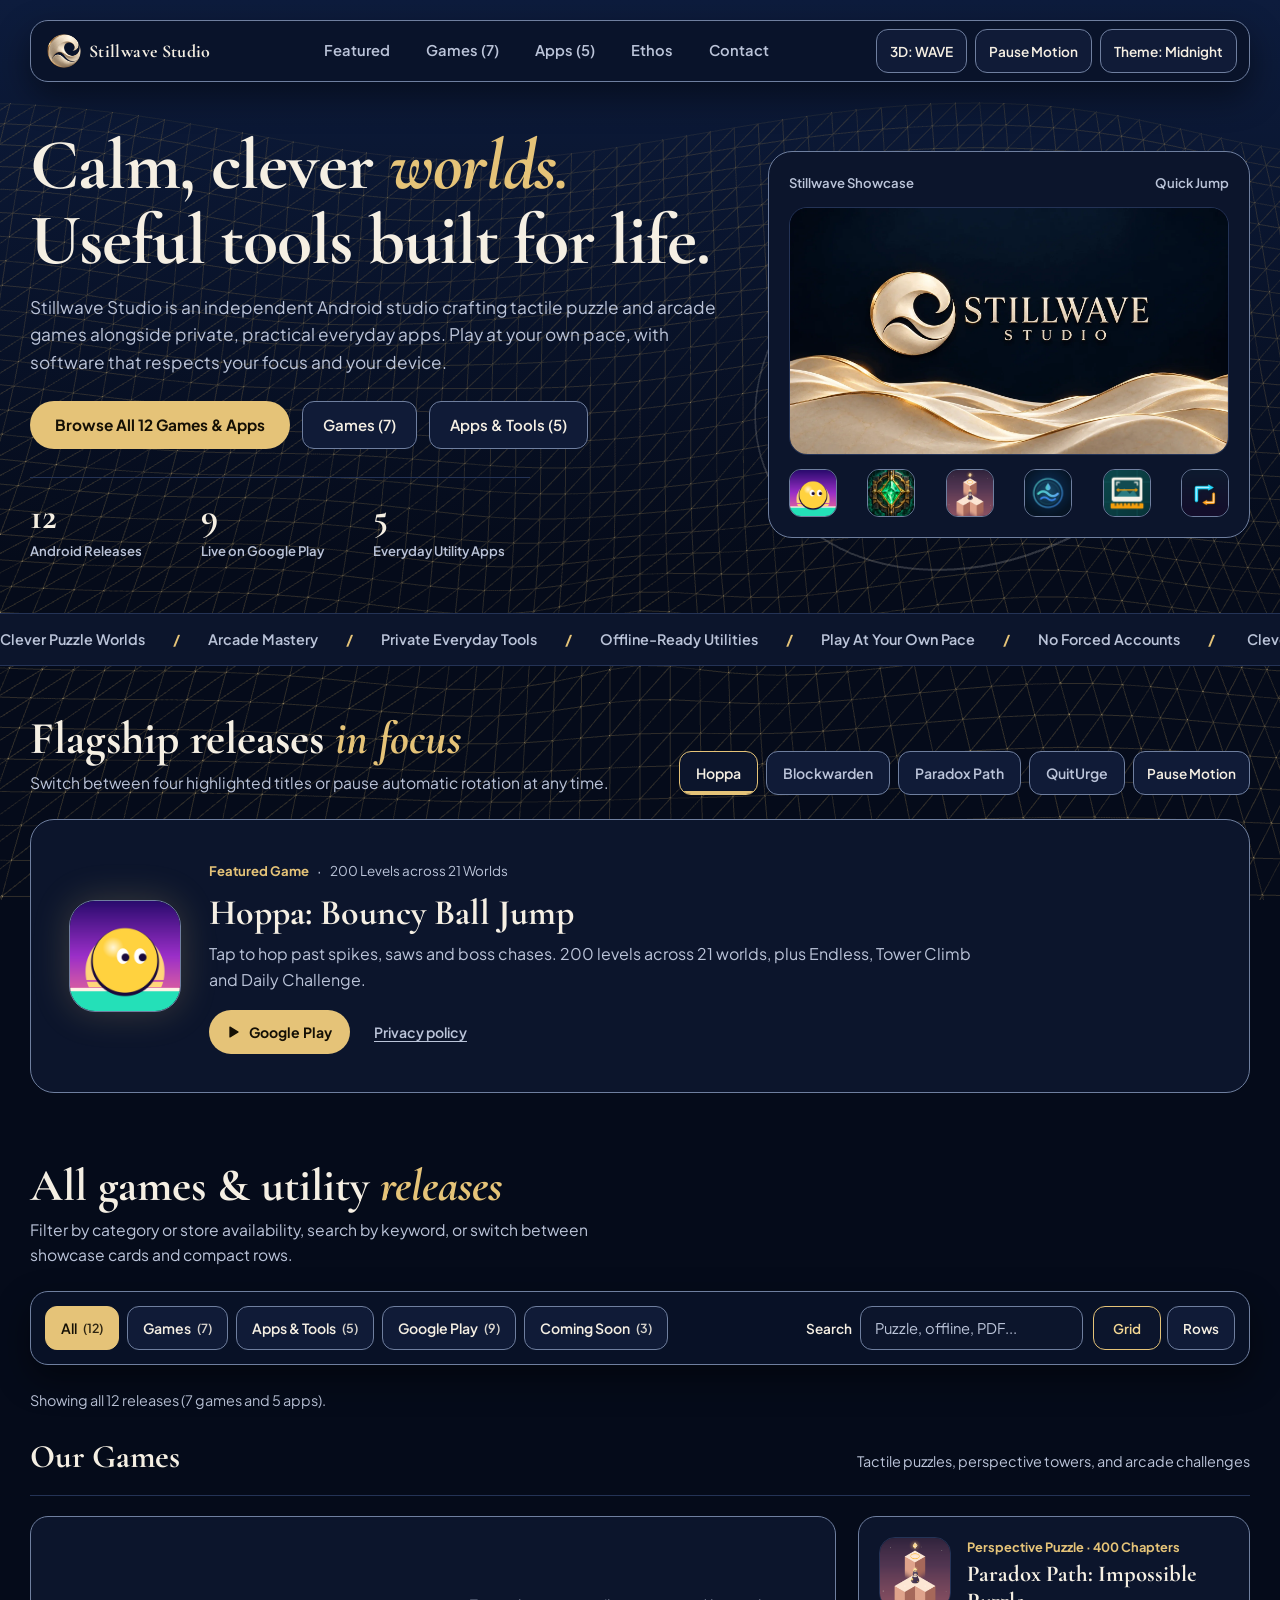
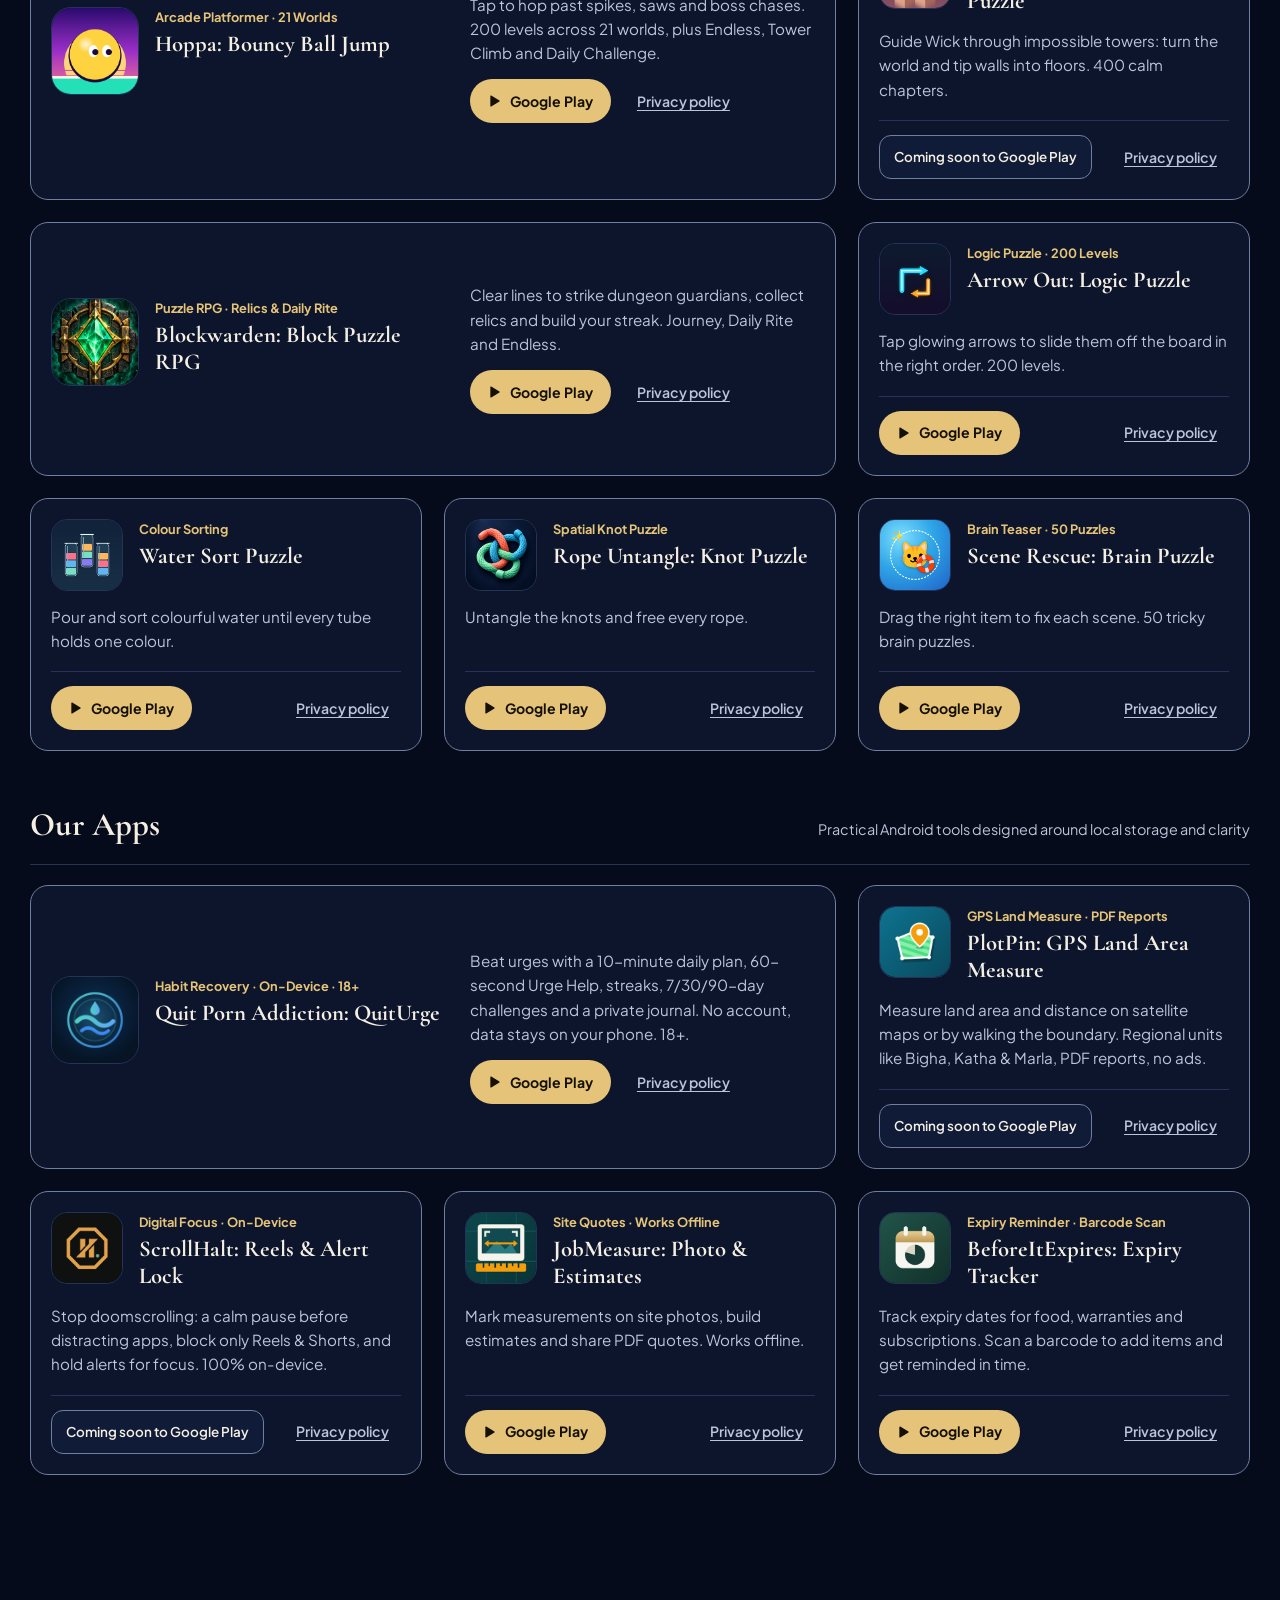
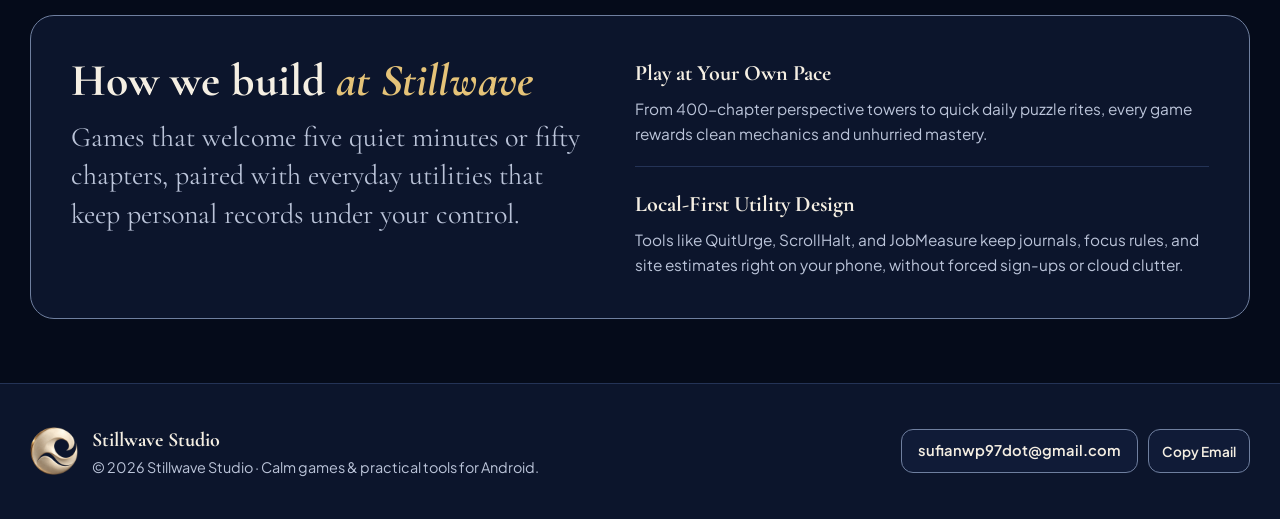
<file: index.html>
<!doctype html>
<html lang="en" data-theme="dark">
<head>
  <meta charset="utf-8">
  <meta name="viewport" content="width=device-width, initial-scale=1">
  <title>Stillwave Studio: Games &amp; Private Tools for Android</title>
  <meta name="description" content="Stillwave Studio makes calm, clever puzzle games and useful tools for Android: Hoppa, Blockwarden, Paradox Path, Arrow Out, Water Sort Puzzle, Rope Untangle, Scene Rescue, JobMeasure, BeforeItExpires, PlotPin, ScrollHalt and QuitUrge.">
  <meta property="og:title" content="Stillwave Studio">
  <meta property="og:description" content="Calm, clever puzzle games and useful tools for Android.">
  <meta property="og:image" content="https://asufian97.github.io/images/banner-og.jpg">
  <meta name="theme-color" content="#050b1a">
  <link rel="icon" type="image/png" sizes="32x32" href="assets/icons/logo-32.png">
  <link rel="apple-touch-icon" href="assets/icons/logo-180.png">
  <link rel="preconnect" href="https://fonts.googleapis.com">
  <link rel="preconnect" href="https://fonts.gstatic.com" crossorigin>
  <link href="https://fonts.googleapis.com/css2?family=Cormorant+Garamond:ital,wght@0,600;0,700;1,600&amp;family=Plus+Jakarta+Sans:wght@400;500;600;700&amp;display=swap" rel="stylesheet">
  <link rel="stylesheet" href="assets/css/style.css">
</head>
<body id="top">
  <a class="skip-link" href="#main-content">Skip to main content</a>
  <div class="scroll-progress" id="scroll-progress" aria-hidden="true"></div>
  <canvas id="webgl-canvas" aria-hidden="true"></canvas>

  <div class="site-shell">
    <header class="site-header">
      <nav class="nav-bar" aria-label="Primary">
        <a class="brand" href="#top">
          <img class="brand-mark" src="assets/icons/studio-mark.png" alt="" width="36" height="36">
          <span class="brand-name">Stillwave Studio</span>
        </a>

        <div class="nav-links">
          <a class="nav-link" href="#spotlight">Featured</a>
          <a class="nav-link" href="#catalog" data-trigger-filter="game">Games (7)</a>
          <a class="nav-link" href="#catalog" data-trigger-filter="app">Apps (5)</a>
          <a class="nav-link" href="#ethos">Ethos</a>
          <a class="nav-link" href="#contact">Contact</a>
        </div>

        <div class="nav-actions">
          <button type="button" class="ctrl-btn desktop-only-ctrl" data-scene-cycle>3D: WAVE</button>
          <button type="button" class="ctrl-btn desktop-only-ctrl" data-motion-toggle aria-pressed="false">Pause Motion</button>
          <button type="button" class="ctrl-btn" data-theme-toggle aria-pressed="false">Theme: Midnight</button>
          <button type="button" class="ctrl-btn mobile-menu-btn" id="mobile-menu-btn" aria-expanded="false" aria-controls="mobile-nav-drawer">Menu</button>
        </div>
      </nav>

      <div class="mobile-drawer" id="mobile-nav-drawer">
        <div class="mobile-drawer-links">
          <a class="nav-link" href="#spotlight">Featured Releases</a>
          <a class="nav-link" href="#catalog" data-trigger-filter="game">Games (7)</a>
          <a class="nav-link" href="#catalog" data-trigger-filter="app">Apps &amp; Tools (5)</a>
          <a class="nav-link" href="#ethos">Studio Ethos</a>
          <a class="nav-link" href="#contact">Contact</a>
        </div>
        <div class="mobile-drawer-controls">
          <button type="button" class="ctrl-btn" data-scene-cycle>3D: WAVE</button>
          <button type="button" class="ctrl-btn" data-motion-toggle aria-pressed="false">Pause Motion</button>
        </div>
      </div>
    </header>

    <main id="main-content">
      <section class="hero-section">
        <div class="container hero-grid">
          <div>
            <h1 class="hero-title">
              Calm, clever <em>worlds.</em><br>
              Useful tools built for life.
            </h1>

            <p class="hero-lead">
              Stillwave Studio is an independent Android studio crafting tactile puzzle and arcade games alongside private, practical everyday apps. Play at your own pace, with software that respects your focus and your device.
            </p>

            <div class="hero-actions">
              <a class="btn-primary" href="#catalog" data-trigger-filter="all">Browse All 12 Games &amp; Apps</a>
              <a class="btn-secondary" href="#catalog" data-trigger-filter="game">Games (7)</a>
              <a class="btn-secondary" href="#catalog" data-trigger-filter="app">Apps &amp; Tools (5)</a>
            </div>

            <div class="hero-metrics">
              <div>
                <div class="metric-value">12</div>
                <div class="metric-label">Android Releases</div>
              </div>
              <div>
                <div class="metric-value">9</div>
                <div class="metric-label">Live on Google Play</div>
              </div>
              <div>
                <div class="metric-value">5</div>
                <div class="metric-label">Everyday Utility Apps</div>
              </div>
            </div>
          </div>

          <div class="orbital-emblem-card" id="hero-emblem-card">
            <div class="emblem-top">
              <span>Stillwave Showcase</span>
              <span>Quick Jump</span>
            </div>
            <div class="emblem-hero-banner">
              <img src="assets/icons/banner.webp" alt="Stillwave Studio sculpted gold wave banner" width="1672" height="941" fetchpriority="high">
            </div>
            <div class="floating-icon-strip" role="group" aria-label="Jump to highlighted releases">
              <button type="button" class="mini-dock-icon" data-jump-card="card-hoppa" aria-label="Jump to Hoppa: Bouncy Ball Jump">
                <img src="assets/icons/hoppa.png" alt="" width="48" height="48">
              </button>
              <button type="button" class="mini-dock-icon" data-jump-card="card-blockwarden" aria-label="Jump to Blockwarden: Block Puzzle RPG">
                <img src="assets/icons/blockwarden.png" alt="" width="48" height="48">
              </button>
              <button type="button" class="mini-dock-icon" data-jump-card="card-paradoxpath" aria-label="Jump to Paradox Path: Impossible Puzzle">
                <img src="assets/icons/paradoxpath.png" alt="" width="48" height="48">
              </button>
              <button type="button" class="mini-dock-icon" data-jump-card="card-quiturge" aria-label="Jump to QuitUrge">
                <img src="assets/icons/quiturge.png" alt="" width="48" height="48">
              </button>
              <button type="button" class="mini-dock-icon" data-jump-card="card-jobmeasure" aria-label="Jump to JobMeasure">
                <img src="assets/icons/jobmeasure.png" alt="" width="48" height="48">
              </button>
              <button type="button" class="mini-dock-icon" data-jump-card="card-arrowout" aria-label="Jump to Arrow Out">
                <img src="assets/icons/arrowout.png" alt="" width="48" height="48">
              </button>
            </div>
          </div>
        </div>
      </section>

      <div class="marquee-band" aria-hidden="true">
        <div class="marquee-track">
          <div class="marquee-item">
            <span>Clever Puzzle Worlds</span><span class="marquee-sep">/</span>
            <span>Arcade Mastery</span><span class="marquee-sep">/</span>
            <span>Private Everyday Tools</span><span class="marquee-sep">/</span>
            <span>Offline-Ready Utilities</span><span class="marquee-sep">/</span>
            <span>Play At Your Own Pace</span><span class="marquee-sep">/</span>
            <span>No Forced Accounts</span><span class="marquee-sep">/</span>
          </div>
          <div class="marquee-item">
            <span>Clever Puzzle Worlds</span><span class="marquee-sep">/</span>
            <span>Arcade Mastery</span><span class="marquee-sep">/</span>
            <span>Private Everyday Tools</span><span class="marquee-sep">/</span>
            <span>Offline-Ready Utilities</span><span class="marquee-sep">/</span>
            <span>Play At Your Own Pace</span><span class="marquee-sep">/</span>
            <span>No Forced Accounts</span><span class="marquee-sep">/</span>
          </div>
        </div>
      </div>

      <section class="spotlight-section" id="spotlight" aria-labelledby="spotlight-heading">
        <div class="container">
          <div class="section-head" data-reveal>
            <div>
              <h2 class="section-title" id="spotlight-heading">Flagship releases <em>in focus</em></h2>
              <p class="section-sub">Switch between four highlighted titles or pause automatic rotation at any time.</p>
            </div>

            <div class="spotlight-controls">
              <div class="spotlight-tabs" role="tablist" aria-label="Featured releases">
                <button type="button" class="spot-tab is-active" role="tab" id="spot-tab-1" aria-selected="true" aria-controls="spot-panel-1" tabindex="0">
                  Hoppa
                  <span class="spot-progress" aria-hidden="true"></span>
                </button>
                <button type="button" class="spot-tab" role="tab" id="spot-tab-2" aria-selected="false" aria-controls="spot-panel-2" tabindex="-1">
                  Blockwarden
                  <span class="spot-progress" aria-hidden="true"></span>
                </button>
                <button type="button" class="spot-tab" role="tab" id="spot-tab-3" aria-selected="false" aria-controls="spot-panel-3" tabindex="-1">
                  Paradox Path
                  <span class="spot-progress" aria-hidden="true"></span>
                </button>
                <button type="button" class="spot-tab" role="tab" id="spot-tab-4" aria-selected="false" aria-controls="spot-panel-4" tabindex="-1">
                  QuitUrge
                  <span class="spot-progress" aria-hidden="true"></span>
                </button>
              </div>
              <button type="button" class="ctrl-btn" data-motion-toggle aria-pressed="false">Pause Motion</button>
            </div>
          </div>

          <div class="spotlight-stage" id="spotlight-stage" data-reveal>
            <div class="spotlight-slide is-active" role="tabpanel" id="spot-panel-1" aria-labelledby="spot-tab-1">
              <div class="spot-icon-pedestal">
                <img src="assets/icons/hoppa.png" alt="Hoppa app icon" width="112" height="112">
              </div>
              <div>
                <div class="spot-meta">
                  <span class="meta-label">Featured Game</span>
                  <span class="meta-sep" aria-hidden="true">·</span>
                  <span class="meta-detail">200 Levels across 21 Worlds</span>
                </div>
                <h3 class="spot-title">Hoppa: Bouncy Ball Jump</h3>
                <p class="spot-desc">Tap to hop past spikes, saws and boss chases. 200 levels across 21 worlds, plus Endless, Tower Climb and Daily Challenge.</p>
                <div class="spot-actions">
                  <a class="play-btn" href="https://play.google.com/store/apps/details?id=com.stillwavestudio.hoppa">
                    <svg viewBox="0 0 24 24" fill="currentColor" aria-hidden="true"><path d="M4 3.5v17c0 .8.9 1.3 1.6.8l14-8.5c.6-.4.6-1.2 0-1.6l-14-8.5C4.9 2.2 4 2.7 4 3.5z"/></svg>
                    <span>Google Play</span>
                  </a>
                  <a class="privacy-link" href="hobba-privacy/privacy-policy.html">Privacy policy</a>
                </div>
              </div>
            </div>

            <div class="spotlight-slide" role="tabpanel" id="spot-panel-2" aria-labelledby="spot-tab-2" hidden>
              <div class="spot-icon-pedestal">
                <img src="assets/icons/blockwarden.png" alt="Blockwarden app icon" width="112" height="112">
              </div>
              <div>
                <div class="spot-meta">
                  <span class="meta-label">Puzzle RPG</span>
                  <span class="meta-sep" aria-hidden="true">·</span>
                  <span class="meta-detail">Journey, Daily Rite &amp; Endless</span>
                </div>
                <h3 class="spot-title">Blockwarden: Block Puzzle RPG</h3>
                <p class="spot-desc">Clear lines to strike dungeon guardians, collect relics and build your streak. Journey, Daily Rite and Endless.</p>
                <div class="spot-actions">
                  <a class="play-btn" href="https://play.google.com/store/apps/details?id=com.stillwavestudio.blockwarden">
                    <svg viewBox="0 0 24 24" fill="currentColor" aria-hidden="true"><path d="M4 3.5v17c0 .8.9 1.3 1.6.8l14-8.5c.6-.4.6-1.2 0-1.6l-14-8.5C4.9 2.2 4 2.7 4 3.5z"/></svg>
                    <span>Google Play</span>
                  </a>
                  <a class="privacy-link" href="Blockwarden-privacy/">Privacy policy</a>
                </div>
              </div>
            </div>

            <div class="spotlight-slide" role="tabpanel" id="spot-panel-3" aria-labelledby="spot-tab-3" hidden>
              <div class="spot-icon-pedestal">
                <img src="assets/icons/paradoxpath.png" alt="Paradox Path app icon" width="112" height="112">
              </div>
              <div>
                <div class="spot-meta">
                  <span class="meta-label">Architecture Puzzle</span>
                  <span class="meta-sep" aria-hidden="true">·</span>
                  <span class="meta-detail">400 Calm Chapters</span>
                </div>
                <h3 class="spot-title">Paradox Path: Impossible Puzzle</h3>
                <p class="spot-desc">Guide Wick through impossible towers: turn the world and tip walls into floors. 400 calm chapters.</p>
                <div class="spot-actions">
                  <span class="soon-badge">Coming soon to Google Play</span>
                  <a class="privacy-link" href="paradoxpath-privacy/">Privacy policy</a>
                </div>
              </div>
            </div>

            <div class="spotlight-slide" role="tabpanel" id="spot-panel-4" aria-labelledby="spot-tab-4" hidden>
              <div class="spot-icon-pedestal">
                <img src="assets/icons/quiturge.png" alt="QuitUrge app icon" width="112" height="112">
              </div>
              <div>
                <div class="spot-meta">
                  <span class="meta-label">Private Habit App</span>
                  <span class="meta-sep" aria-hidden="true">·</span>
                  <span class="meta-detail">No Account · On-Device Data</span>
                </div>
                <h3 class="spot-title">Quit Porn Addiction: QuitUrge</h3>
                <p class="spot-desc">Beat urges with a 10-minute daily plan, 60-second Urge Help, streaks, 7/30/90-day challenges and a private journal. No account, data stays on your phone. 18+.</p>
                <div class="spot-actions">
                  <a class="play-btn" href="https://play.google.com/store/apps/details?id=com.stillwavestudio.quiturge">
                    <svg viewBox="0 0 24 24" fill="currentColor" aria-hidden="true"><path d="M4 3.5v17c0 .8.9 1.3 1.6.8l14-8.5c.6-.4.6-1.2 0-1.6l-14-8.5C4.9 2.2 4 2.7 4 3.5z"/></svg>
                    <span>Google Play</span>
                  </a>
                  <a class="privacy-link" href="quiturge-privacy/">Privacy policy</a>
                </div>
              </div>
            </div>
          </div>
        </div>
      </section>

      <section class="catalog-section" id="catalog" aria-labelledby="catalog-heading">
        <div class="container">
          <div class="section-head" data-reveal>
            <div>
              <h2 class="section-title" id="catalog-heading">All games &amp; utility <em>releases</em></h2>
              <p class="section-sub">Filter by category or store availability, search by keyword, or switch between showcase cards and compact rows.</p>
            </div>
          </div>

          <div class="catalog-toolbar" data-reveal>
            <div class="filter-group" role="group" aria-label="Filter releases">
              <button type="button" class="filter-btn is-active" data-filter="all" aria-pressed="true">
                All <span class="filter-count">(12)</span>
              </button>
              <button type="button" class="filter-btn" data-filter="game" aria-pressed="false">
                Games <span class="filter-count">(7)</span>
              </button>
              <button type="button" class="filter-btn" data-filter="app" aria-pressed="false">
                Apps &amp; Tools <span class="filter-count">(5)</span>
              </button>
              <button type="button" class="filter-btn" data-filter="live" aria-pressed="false">
                Google Play <span class="filter-count">(9)</span>
              </button>
              <button type="button" class="filter-btn" data-filter="soon" aria-pressed="false">
                Coming Soon <span class="filter-count">(3)</span>
              </button>
            </div>

            <div class="toolbar-right">
              <div class="search-field">
                <label class="search-label" for="catalog-search">Search</label>
                <input type="search" id="catalog-search" class="search-input" placeholder="Puzzle, offline, PDF...">
              </div>

              <div class="view-toggle" role="group" aria-label="Catalog layout">
                <button type="button" class="view-btn is-active" data-view="grid" aria-pressed="true">Grid</button>
                <button type="button" class="view-btn" data-view="runway" aria-pressed="false">Rows</button>
              </div>
            </div>
          </div>

          <p class="catalog-status" id="catalog-status" role="status" aria-live="polite">Showing all 12 releases (7 games and 5 apps).</p>

          <div class="category-block" id="games-block">
            <div class="category-banner" data-reveal>
              <h3 class="category-heading">Our Games</h3>
              <span class="category-caption">Tactile puzzles, perspective towers, and arcade challenges</span>
            </div>

            <div class="showcase-grid">
              <!-- Legacy privacy folder paths (such as hobba-privacy/ and beforeitexpire-privacy/) match live Play Store URLs. -->
              <article class="showcase-card showcase-card--featured" id="card-hoppa" data-kind="game" data-status="live" data-reveal>
                <div class="card-top">
                  <div class="card-icon-wrap">
                    <img src="assets/icons/hoppa.png" alt="Hoppa icon" width="88" height="88" loading="lazy">
                  </div>
                  <div class="card-header-meta">
                    <span class="card-genre">Arcade Platformer · 21 Worlds</span>
                    <h4 class="card-title">Hoppa: Bouncy Ball Jump</h4>
                  </div>
                </div>
                <div>
                  <p class="card-intro">Tap to hop past spikes, saws and boss chases. 200 levels across 21 worlds, plus Endless, Tower Climb and Daily Challenge.</p>
                  <div class="card-footer">
                    <a class="play-btn" href="https://play.google.com/store/apps/details?id=com.stillwavestudio.hoppa">
                      <svg viewBox="0 0 24 24" fill="currentColor" aria-hidden="true"><path d="M4 3.5v17c0 .8.9 1.3 1.6.8l14-8.5c.6-.4.6-1.2 0-1.6l-14-8.5C4.9 2.2 4 2.7 4 3.5z"/></svg>
                      <span>Google Play</span>
                    </a>
                    <a class="privacy-link" href="hobba-privacy/privacy-policy.html">Privacy policy</a>
                  </div>
                </div>
              </article>

              <article class="showcase-card" id="card-paradoxpath" data-kind="game" data-status="soon" data-reveal>
                <div>
                  <div class="card-top">
                    <div class="card-icon-wrap">
                      <img src="assets/icons/paradoxpath.png" alt="Paradox Path icon" width="72" height="72" loading="lazy">
                    </div>
                    <div class="card-header-meta">
                      <span class="card-genre">Perspective Puzzle · 400 Chapters</span>
                      <h4 class="card-title">Paradox Path: Impossible Puzzle</h4>
                    </div>
                  </div>
                  <p class="card-intro">Guide Wick through impossible towers: turn the world and tip walls into floors. 400 calm chapters.</p>
                </div>
                <div class="card-footer">
                  <span class="soon-badge">Coming soon to Google Play</span>
                  <a class="privacy-link" href="paradoxpath-privacy/">Privacy policy</a>
                </div>
              </article>

              <article class="showcase-card showcase-card--featured" id="card-blockwarden" data-kind="game" data-status="live" data-reveal>
                <div class="card-top">
                  <div class="card-icon-wrap">
                    <img src="assets/icons/blockwarden.png" alt="Blockwarden icon" width="88" height="88" loading="lazy">
                  </div>
                  <div class="card-header-meta">
                    <span class="card-genre">Puzzle RPG · Relics &amp; Daily Rite</span>
                    <h4 class="card-title">Blockwarden: Block Puzzle RPG</h4>
                  </div>
                </div>
                <div>
                  <p class="card-intro">Clear lines to strike dungeon guardians, collect relics and build your streak. Journey, Daily Rite and Endless.</p>
                  <div class="card-footer">
                    <a class="play-btn" href="https://play.google.com/store/apps/details?id=com.stillwavestudio.blockwarden">
                      <svg viewBox="0 0 24 24" fill="currentColor" aria-hidden="true"><path d="M4 3.5v17c0 .8.9 1.3 1.6.8l14-8.5c.6-.4.6-1.2 0-1.6l-14-8.5C4.9 2.2 4 2.7 4 3.5z"/></svg>
                      <span>Google Play</span>
                    </a>
                    <a class="privacy-link" href="Blockwarden-privacy/">Privacy policy</a>
                  </div>
                </div>
              </article>

              <article class="showcase-card" id="card-arrowout" data-kind="game" data-status="live" data-reveal>
                <div>
                  <div class="card-top">
                    <div class="card-icon-wrap">
                      <img src="assets/icons/arrowout.png" alt="Arrow Out icon" width="72" height="72" loading="lazy">
                    </div>
                    <div class="card-header-meta">
                      <span class="card-genre">Logic Puzzle · 200 Levels</span>
                      <h4 class="card-title">Arrow Out: Logic Puzzle</h4>
                    </div>
                  </div>
                  <p class="card-intro">Tap glowing arrows to slide them off the board in the right order. 200 levels.</p>
                </div>
                <div class="card-footer">
                  <a class="play-btn" href="https://play.google.com/store/apps/details?id=com.stillwavestudio.arrowout">
                    <svg viewBox="0 0 24 24" fill="currentColor" aria-hidden="true"><path d="M4 3.5v17c0 .8.9 1.3 1.6.8l14-8.5c.6-.4.6-1.2 0-1.6l-14-8.5C4.9 2.2 4 2.7 4 3.5z"/></svg>
                    <span>Google Play</span>
                  </a>
                  <a class="privacy-link" href="arrowout-privacy/">Privacy policy</a>
                </div>
              </article>

              <article class="showcase-card" id="card-watersort" data-kind="game" data-status="live" data-reveal>
                <div>
                  <div class="card-top">
                    <div class="card-icon-wrap">
                      <img src="assets/icons/watersort.png" alt="Water Sort Puzzle icon" width="72" height="72" loading="lazy">
                    </div>
                    <div class="card-header-meta">
                      <span class="card-genre">Colour Sorting</span>
                      <h4 class="card-title">Water Sort Puzzle</h4>
                    </div>
                  </div>
                  <p class="card-intro">Pour and sort colourful water until every tube holds one colour.</p>
                </div>
                <div class="card-footer">
                  <a class="play-btn" href="https://play.google.com/store/apps/details?id=com.stillwavestudio.watersort">
                    <svg viewBox="0 0 24 24" fill="currentColor" aria-hidden="true"><path d="M4 3.5v17c0 .8.9 1.3 1.6.8l14-8.5c.6-.4.6-1.2 0-1.6l-14-8.5C4.9 2.2 4 2.7 4 3.5z"/></svg>
                    <span>Google Play</span>
                  </a>
                  <a class="privacy-link" href="watersort-privacy/">Privacy policy</a>
                </div>
              </article>

              <article class="showcase-card" id="card-ropeuntangle" data-kind="game" data-status="live" data-reveal>
                <div>
                  <div class="card-top">
                    <div class="card-icon-wrap">
                      <img src="assets/icons/ropeuntangle.png" alt="Rope Untangle icon" width="72" height="72" loading="lazy">
                    </div>
                    <div class="card-header-meta">
                      <span class="card-genre">Spatial Knot Puzzle</span>
                      <h4 class="card-title">Rope Untangle: Knot Puzzle</h4>
                    </div>
                  </div>
                  <p class="card-intro">Untangle the knots and free every rope.</p>
                </div>
                <div class="card-footer">
                  <a class="play-btn" href="https://play.google.com/store/apps/details?id=com.stillwavestudio.ropeuntangle">
                    <svg viewBox="0 0 24 24" fill="currentColor" aria-hidden="true"><path d="M4 3.5v17c0 .8.9 1.3 1.6.8l14-8.5c.6-.4.6-1.2 0-1.6l-14-8.5C4.9 2.2 4 2.7 4 3.5z"/></svg>
                    <span>Google Play</span>
                  </a>
                  <a class="privacy-link" href="rope-untangle-privacy/privacy-policy.html">Privacy policy</a>
                </div>
              </article>

              <article class="showcase-card" id="card-scenerescue" data-kind="game" data-status="live" data-reveal>
                <div>
                  <div class="card-top">
                    <div class="card-icon-wrap">
                      <img src="assets/icons/scenerescue.png" alt="Scene Rescue icon" width="72" height="72" loading="lazy">
                    </div>
                    <div class="card-header-meta">
                      <span class="card-genre">Brain Teaser · 50 Puzzles</span>
                      <h4 class="card-title">Scene Rescue: Brain Puzzle</h4>
                    </div>
                  </div>
                  <p class="card-intro">Drag the right item to fix each scene. 50 tricky brain puzzles.</p>
                </div>
                <div class="card-footer">
                  <a class="play-btn" href="https://play.google.com/store/apps/details?id=com.stillwave.scenerescue">
                    <svg viewBox="0 0 24 24" fill="currentColor" aria-hidden="true"><path d="M4 3.5v17c0 .8.9 1.3 1.6.8l14-8.5c.6-.4.6-1.2 0-1.6l-14-8.5C4.9 2.2 4 2.7 4 3.5z"/></svg>
                    <span>Google Play</span>
                  </a>
                  <a class="privacy-link" href="scenerescue-privacy/">Privacy policy</a>
                </div>
              </article>
            </div>
          </div>

          <div class="category-block" id="apps-block">
            <div class="category-banner" data-reveal>
              <h3 class="category-heading">Our Apps</h3>
              <span class="category-caption">Practical Android tools designed around local storage and clarity</span>
            </div>

            <div class="showcase-grid">
              <article class="showcase-card showcase-card--featured" id="card-quiturge" data-kind="app" data-status="live" data-reveal>
                <div class="card-top">
                  <div class="card-icon-wrap">
                    <img src="assets/icons/quiturge.png" alt="QuitUrge icon" width="88" height="88" loading="lazy">
                  </div>
                  <div class="card-header-meta">
                    <span class="card-genre">Habit Recovery · On-Device · 18+</span>
                    <h4 class="card-title">Quit Porn Addiction: QuitUrge</h4>
                  </div>
                </div>
                <div>
                  <p class="card-intro">Beat urges with a 10-minute daily plan, 60-second Urge Help, streaks, 7/30/90-day challenges and a private journal. No account, data stays on your phone. 18+.</p>
                  <div class="card-footer">
                    <a class="play-btn" href="https://play.google.com/store/apps/details?id=com.stillwavestudio.quiturge">
                      <svg viewBox="0 0 24 24" fill="currentColor" aria-hidden="true"><path d="M4 3.5v17c0 .8.9 1.3 1.6.8l14-8.5c.6-.4.6-1.2 0-1.6l-14-8.5C4.9 2.2 4 2.7 4 3.5z"/></svg>
                      <span>Google Play</span>
                    </a>
                    <a class="privacy-link" href="quiturge-privacy/">Privacy policy</a>
                  </div>
                </div>
              </article>

              <article class="showcase-card" id="card-plotpin" data-kind="app" data-status="soon" data-reveal>
                <div>
                  <div class="card-top">
                    <div class="card-icon-wrap">
                      <img src="assets/icons/plotpin.png" alt="PlotPin icon" width="72" height="72" loading="lazy">
                    </div>
                    <div class="card-header-meta">
                      <span class="card-genre">GPS Land Measure · PDF Reports</span>
                      <h4 class="card-title">PlotPin: GPS Land Area Measure</h4>
                    </div>
                  </div>
                  <p class="card-intro">Measure land area and distance on satellite maps or by walking the boundary. Regional units like Bigha, Katha &amp; Marla, PDF reports, no ads.</p>
                </div>
                <div class="card-footer">
                  <span class="soon-badge">Coming soon to Google Play</span>
                  <a class="privacy-link" href="plotpin-privacy/">Privacy policy</a>
                </div>
              </article>

              <article class="showcase-card" id="card-scrollhalt" data-kind="app" data-status="soon" data-reveal>
                <div>
                  <div class="card-top">
                    <div class="card-icon-wrap">
                      <img src="assets/icons/scrollhalt.png" alt="ScrollHalt icon" width="72" height="72" loading="lazy">
                    </div>
                    <div class="card-header-meta">
                      <span class="card-genre">Digital Focus · On-Device</span>
                      <h4 class="card-title">ScrollHalt: Reels &amp; Alert Lock</h4>
                    </div>
                  </div>
                  <p class="card-intro">Stop doomscrolling: a calm pause before distracting apps, block only Reels &amp; Shorts, and hold alerts for focus. 100% on-device.</p>
                </div>
                <div class="card-footer">
                  <span class="soon-badge">Coming soon to Google Play</span>
                  <a class="privacy-link" href="scrollhalt-privacy/">Privacy policy</a>
                </div>
              </article>

              <article class="showcase-card" id="card-jobmeasure" data-kind="app" data-status="live" data-reveal>
                <div>
                  <div class="card-top">
                    <div class="card-icon-wrap">
                      <img src="assets/icons/jobmeasure.png" alt="JobMeasure icon" width="72" height="72" loading="lazy">
                    </div>
                    <div class="card-header-meta">
                      <span class="card-genre">Site Quotes · Works Offline</span>
                      <h4 class="card-title">JobMeasure: Photo &amp; Estimates</h4>
                    </div>
                  </div>
                  <p class="card-intro">Mark measurements on site photos, build estimates and share PDF quotes. Works offline.</p>
                </div>
                <div class="card-footer">
                  <a class="play-btn" href="https://play.google.com/store/apps/details?id=com.stillwavestudio.jobmeasure">
                    <svg viewBox="0 0 24 24" fill="currentColor" aria-hidden="true"><path d="M4 3.5v17c0 .8.9 1.3 1.6.8l14-8.5c.6-.4.6-1.2 0-1.6l-14-8.5C4.9 2.2 4 2.7 4 3.5z"/></svg>
                    <span>Google Play</span>
                  </a>
                  <a class="privacy-link" href="jobmeasure-privacy/">Privacy policy</a>
                </div>
              </article>

              <article class="showcase-card" id="card-beforeitexpires" data-kind="app" data-status="live" data-reveal>
                <div>
                  <div class="card-top">
                    <div class="card-icon-wrap">
                      <img src="assets/icons/beforeitexpires.png" alt="BeforeItExpires icon" width="72" height="72" loading="lazy">
                    </div>
                    <div class="card-header-meta">
                      <span class="card-genre">Expiry Reminder · Barcode Scan</span>
                      <h4 class="card-title">BeforeItExpires: Expiry Tracker</h4>
                    </div>
                  </div>
                  <p class="card-intro">Track expiry dates for food, warranties and subscriptions. Scan a barcode to add items and get reminded in time.</p>
                </div>
                <div class="card-footer">
                  <a class="play-btn" href="https://play.google.com/store/apps/details?id=com.stillwavestudio.beforeitexpires">
                    <svg viewBox="0 0 24 24" fill="currentColor" aria-hidden="true"><path d="M4 3.5v17c0 .8.9 1.3 1.6.8l14-8.5c.6-.4.6-1.2 0-1.6l-14-8.5C4.9 2.2 4 2.7 4 3.5z"/></svg>
                    <span>Google Play</span>
                  </a>
                  <a class="privacy-link" href="beforeitexpire-privacy/">Privacy policy</a>
                </div>
              </article>
            </div>
          </div>

          <div class="empty-state" id="empty-state" role="status" aria-live="polite">
            <p style="margin:0 0 14px; font-size:1.05rem;">No releases matched your current filter or search term.</p>
            <button type="button" class="btn-secondary" id="reset-filters">Reset Filters</button>
          </div>
        </div>
      </section>

      <section class="ethos-section" id="ethos" aria-labelledby="ethos-heading">
        <div class="container">
          <div class="ethos-split" data-reveal>
            <div>
              <h2 class="section-title" id="ethos-heading">How we build <em>at Stillwave</em></h2>
              <p class="ethos-lead-quote">
                Games that welcome five quiet minutes or fifty chapters, paired with everyday utilities that keep personal records under your control.
              </p>
            </div>

            <ul class="ethos-list">
              <li class="ethos-item">
                <h3>Play at Your Own Pace</h3>
                <p>From 400-chapter perspective towers to quick daily puzzle rites, every game rewards clean mechanics and unhurried mastery.</p>
              </li>
              <li class="ethos-item">
                <h3>Local-First Utility Design</h3>
                <p>Tools like QuitUrge, ScrollHalt, and JobMeasure keep journals, focus rules, and site estimates right on your phone, without forced sign-ups or cloud clutter.</p>
              </li>
            </ul>
          </div>
        </div>
      </section>
    </main>

    <footer class="site-footer" id="contact">
      <div class="container footer-inner">
        <div class="footer-brand">
          <img src="assets/icons/studio-mark.png" alt="" width="48" height="48">
          <div>
            <div class="footer-title">Stillwave Studio</div>
            <div class="footer-copy">© 2026 Stillwave Studio · Calm games &amp; practical tools for Android.</div>
          </div>
        </div>

        <div class="footer-contact">
          <a class="email-link" href="mailto:sufianwp97dot@gmail.com">sufianwp97dot@gmail.com</a>
          <button type="button" class="ctrl-btn" id="copy-email-btn">Copy Email</button>
        </div>
      </div>
    </footer>
  </div>

  <div class="toast" id="toast" role="status" aria-live="polite">Copied sufianwp97dot@gmail.com to clipboard</div>

  <script defer src="assets/js/three.min.js"></script>
  <script defer src="assets/js/scene.js"></script>
  <script defer src="assets/js/app.js"></script>
</body>
</html>
</file>
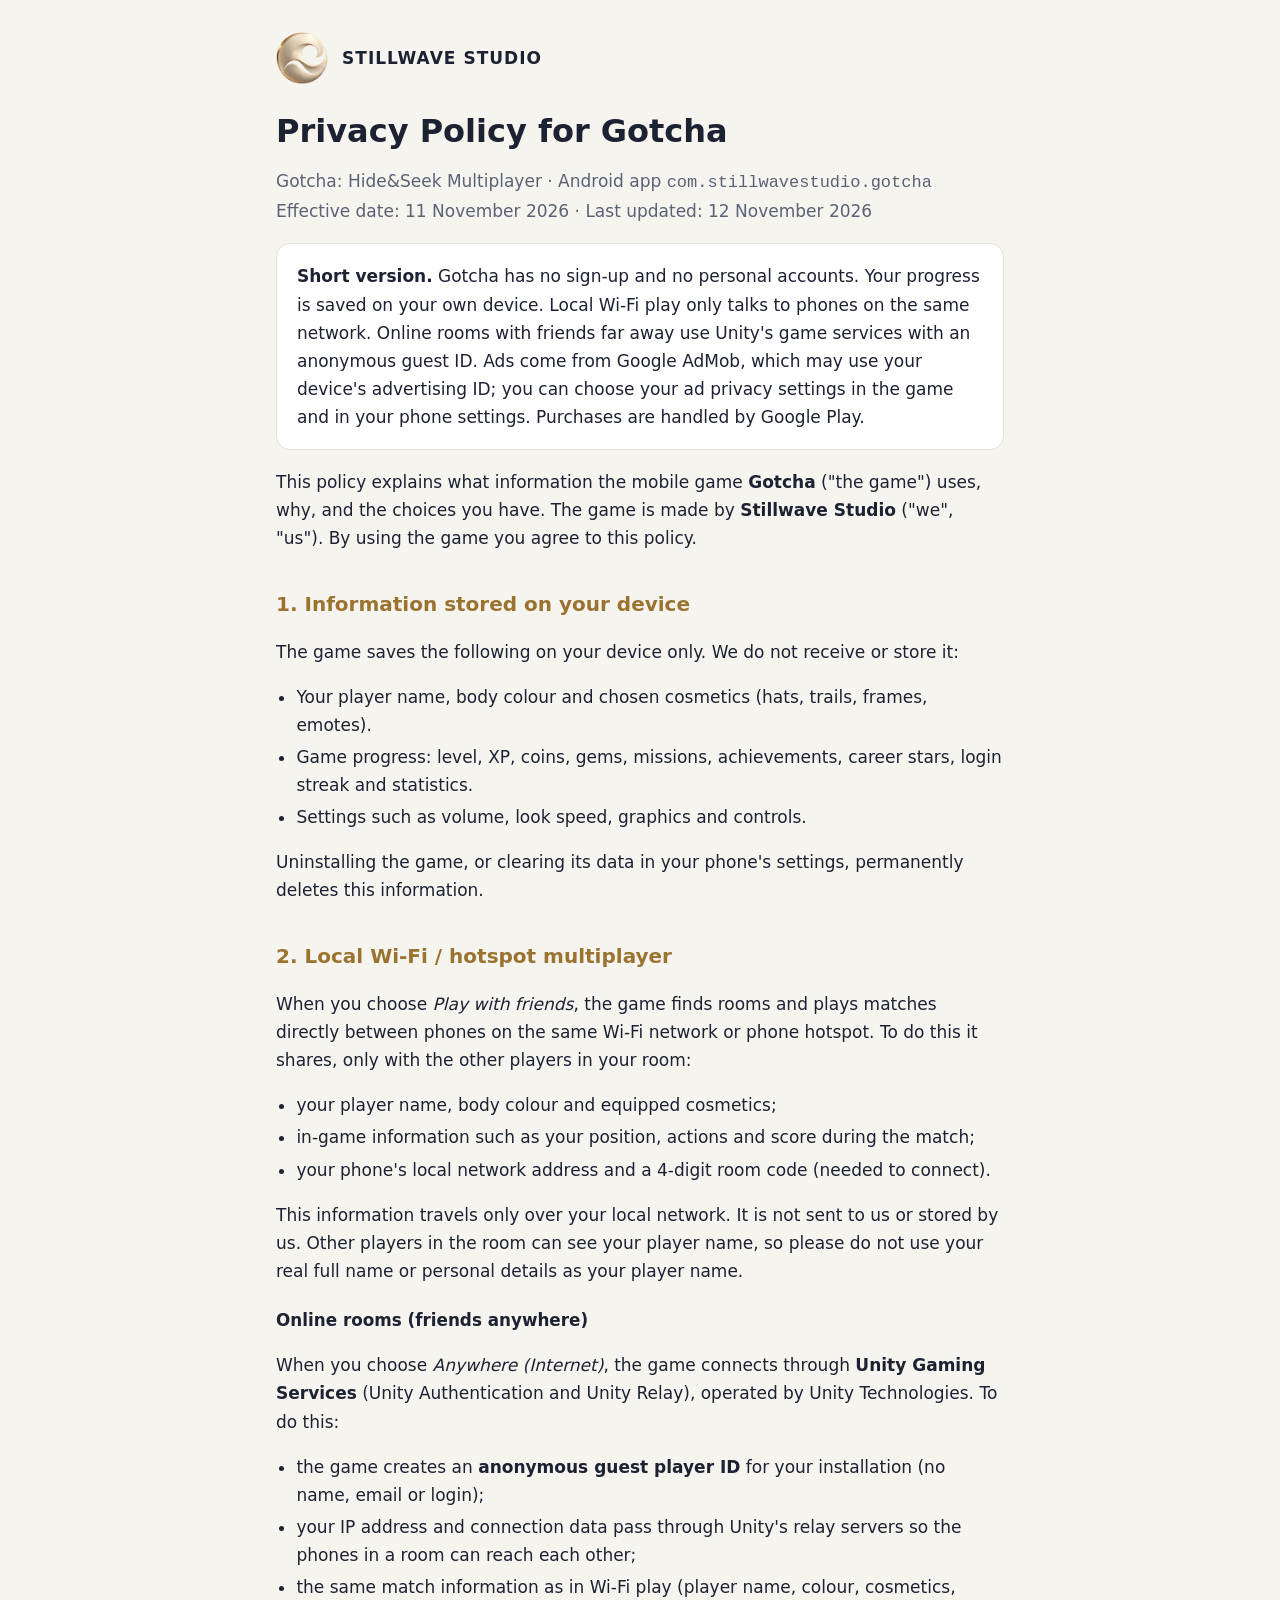
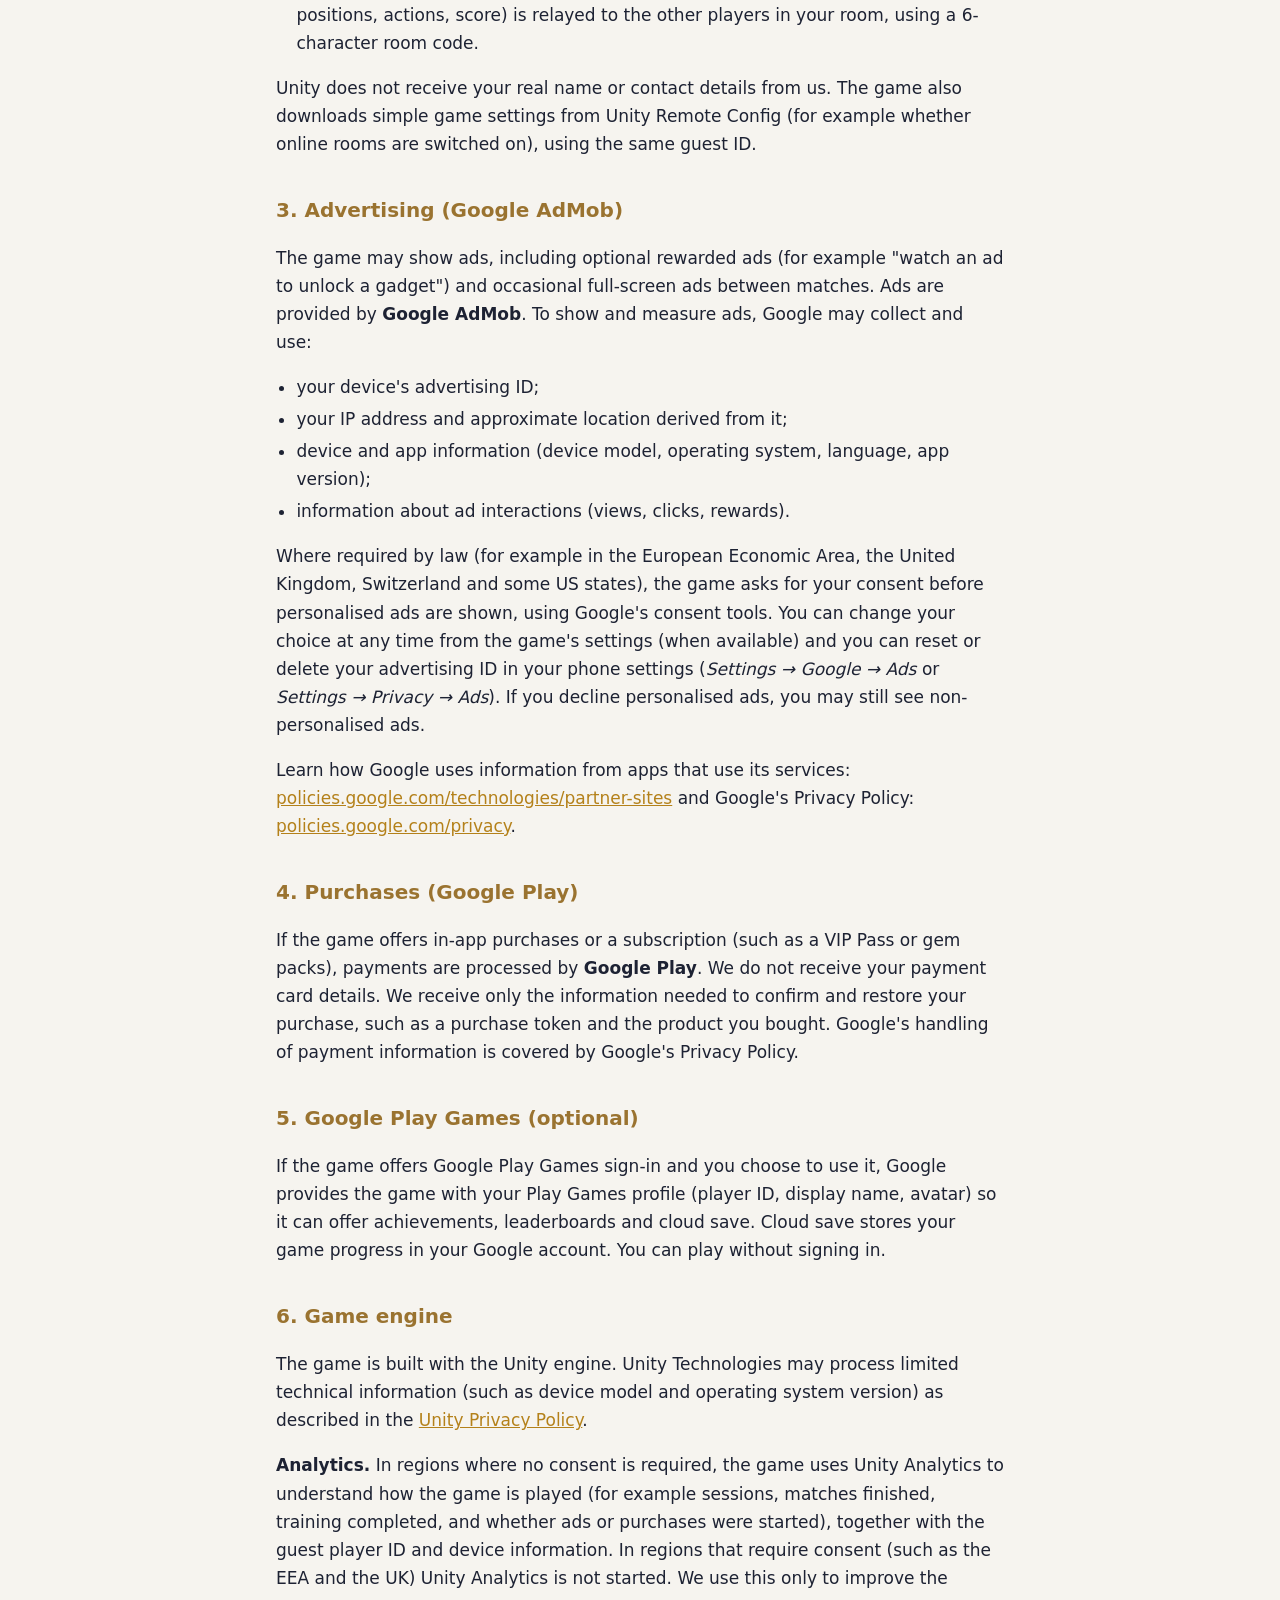
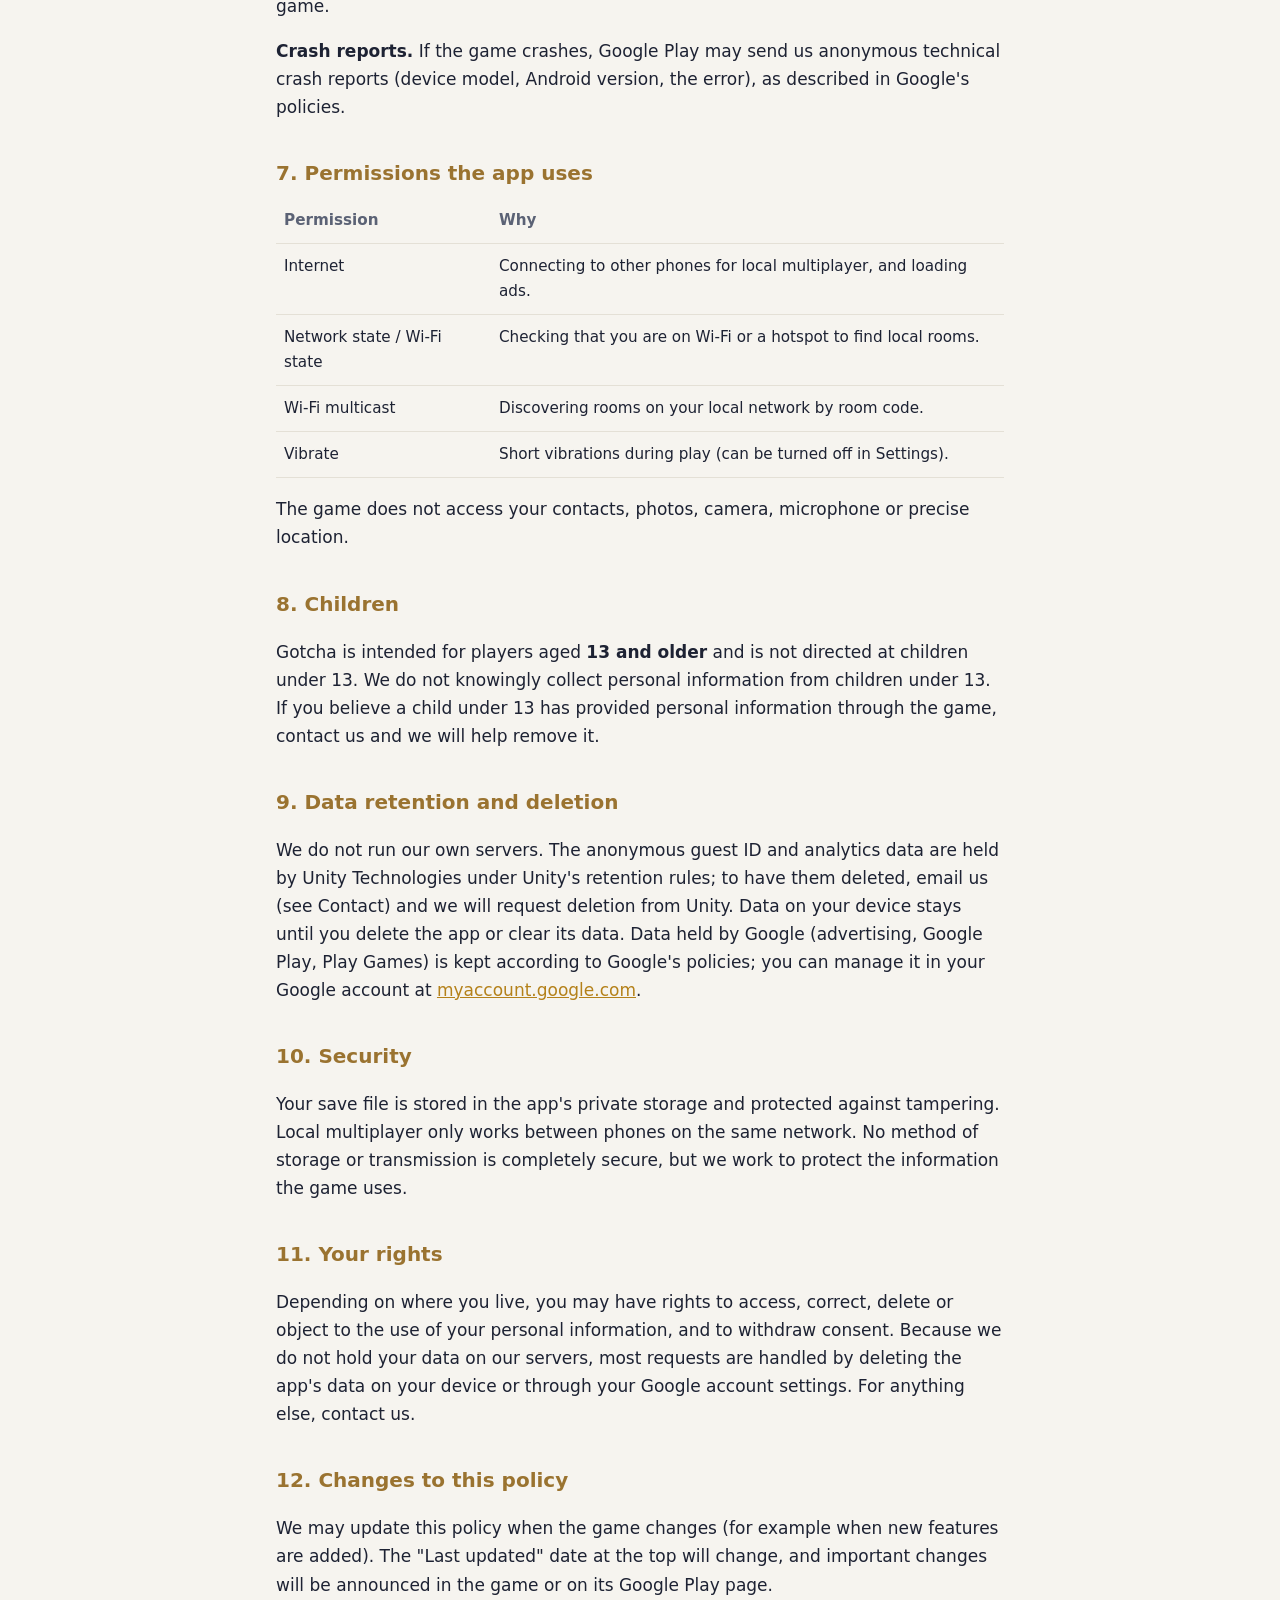
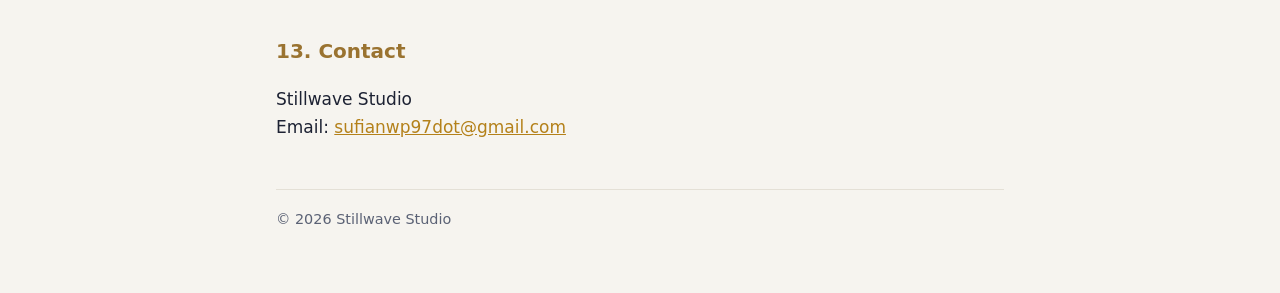
<file: gotcha/index.html>
<!doctype html>
<html lang="en">
<head>
<meta charset="utf-8">
<meta name="viewport" content="width=device-width, initial-scale=1">
<title>Gotcha Privacy Policy</title>
<meta name="description" content="Privacy Policy for Gotcha: Hide&amp;Seek Multiplayer by Stillwave Studio.">
<link rel="icon" href="logo.png">
<link rel="stylesheet" href="style.css">
</head>
<body>
<div class="wrap">
  <header class="site">
    <img src="logo.png" alt="">
    <a href="https://asufian97.github.io/gotcha/">STILLWAVE STUDIO</a>
  </header>

  <h1>Privacy Policy for Gotcha</h1>
  <p class="muted">Gotcha: Hide&amp;Seek Multiplayer · Android app <code>com.stillwavestudio.gotcha</code><br>
  Effective date: 11 November 2026 · Last updated: 12 November 2026</p>

  <div class="card">
    <strong>Short version.</strong> Gotcha has no sign-up and no personal accounts. Your progress is saved on your own
    device. Local Wi-Fi play only talks to phones on the same network. Online rooms with friends far away use Unity's game
    services with an anonymous guest ID. Ads come from Google AdMob, which may use your device's advertising ID; you can
    choose your ad privacy settings in the game and in your phone settings. Purchases are handled by Google Play.
  </div>

  <p>This policy explains what information the mobile game <strong>Gotcha</strong> ("the game") uses, why, and the choices
  you have. The game is made by <strong>Stillwave Studio</strong> ("we", "us"). By using the game you agree to this policy.</p>

  <h2>1. Information stored on your device</h2>
  <p>The game saves the following on your device only. We do not receive or store it:</p>
  <ul>
    <li>Your player name, body colour and chosen cosmetics (hats, trails, frames, emotes).</li>
    <li>Game progress: level, XP, coins, gems, missions, achievements, career stars, login streak and statistics.</li>
    <li>Settings such as volume, look speed, graphics and controls.</li>
  </ul>
  <p>Uninstalling the game, or clearing its data in your phone's settings, permanently deletes this information.</p>

  <h2>2. Local Wi-Fi / hotspot multiplayer</h2>
  <p>When you choose <em>Play with friends</em>, the game finds rooms and plays matches directly between phones on the same
  Wi-Fi network or phone hotspot. To do this it shares, only with the other players in your room:</p>
  <ul>
    <li>your player name, body colour and equipped cosmetics;</li>
    <li>in-game information such as your position, actions and score during the match;</li>
    <li>your phone's local network address and a 4-digit room code (needed to connect).</li>
  </ul>
  <p>This information travels only over your local network. It is not sent to us or stored by us. Other players in the room
  can see your player name, so please do not use your real full name or personal details as your player name.</p>

  <h3>Online rooms (friends anywhere)</h3>
  <p>When you choose <em>Anywhere (Internet)</em>, the game connects through <strong>Unity Gaming Services</strong>
  (Unity Authentication and Unity Relay), operated by Unity Technologies. To do this:</p>
  <ul>
    <li>the game creates an <strong>anonymous guest player ID</strong> for your installation (no name, email or login);</li>
    <li>your IP address and connection data pass through Unity's relay servers so the phones in a room can reach each other;</li>
    <li>the same match information as in Wi-Fi play (player name, colour, cosmetics, positions, actions, score) is relayed
    to the other players in your room, using a 6-character room code.</li>
  </ul>
  <p>Unity does not receive your real name or contact details from us. The game also downloads simple game settings from
  Unity Remote Config (for example whether online rooms are switched on), using the same guest ID.</p>

  <h2>3. Advertising (Google AdMob)</h2>
  <p>The game may show ads, including optional rewarded ads (for example "watch an ad to unlock a gadget") and occasional
  full-screen ads between matches. Ads are provided by <strong>Google AdMob</strong>. To show and measure ads, Google may
  collect and use:</p>
  <ul>
    <li>your device's advertising ID;</li>
    <li>your IP address and approximate location derived from it;</li>
    <li>device and app information (device model, operating system, language, app version);</li>
    <li>information about ad interactions (views, clicks, rewards).</li>
  </ul>
  <p>Where required by law (for example in the European Economic Area, the United Kingdom, Switzerland and some US states),
  the game asks for your consent before personalised ads are shown, using Google's consent tools. You can change your
  choice at any time from the game's settings (when available) and you can reset or delete your advertising ID in your
  phone settings (<em>Settings → Google → Ads</em> or <em>Settings → Privacy → Ads</em>). If you decline personalised ads,
  you may still see non-personalised ads.</p>
  <p>Learn how Google uses information from apps that use its services:
  <a href="https://policies.google.com/technologies/partner-sites" rel="noopener">policies.google.com/technologies/partner-sites</a>
  and Google's Privacy Policy: <a href="https://policies.google.com/privacy" rel="noopener">policies.google.com/privacy</a>.</p>

  <h2>4. Purchases (Google Play)</h2>
  <p>If the game offers in-app purchases or a subscription (such as a VIP Pass or gem packs), payments are processed by
  <strong>Google Play</strong>. We do not receive your payment card details. We receive only the information needed to
  confirm and restore your purchase, such as a purchase token and the product you bought. Google's handling of payment
  information is covered by Google's Privacy Policy.</p>

  <h2>5. Google Play Games (optional)</h2>
  <p>If the game offers Google Play Games sign-in and you choose to use it, Google provides the game with your Play Games
  profile (player ID, display name, avatar) so it can offer achievements, leaderboards and cloud save. Cloud save stores
  your game progress in your Google account. You can play without signing in.</p>

  <h2>6. Game engine</h2>
  <p>The game is built with the Unity engine. Unity Technologies may process limited technical information (such as device
  model and operating system version) as described in the
  <a href="https://unity.com/legal/privacy-policy" rel="noopener">Unity Privacy Policy</a>.</p>
  <p><strong>Analytics.</strong> In regions where no consent is required, the game uses Unity Analytics to understand
  how the game is played (for example sessions, matches finished, training completed, and whether ads or purchases were
  started), together with the guest player ID and device information. In regions that require consent (such as the
  EEA and the UK) Unity Analytics is not started. We use this only to improve the game.</p>
  <p><strong>Crash reports.</strong> If the game crashes, Google Play may send us anonymous technical crash reports
  (device model, Android version, the error), as described in Google's policies.</p>

  <h2>7. Permissions the app uses</h2>
  <div class="table-wrap">
  <table>
    <tr><th>Permission</th><th>Why</th></tr>
    <tr><td>Internet</td><td>Connecting to other phones for local multiplayer, and loading ads.</td></tr>
    <tr><td>Network state / Wi-Fi state</td><td>Checking that you are on Wi-Fi or a hotspot to find local rooms.</td></tr>
    <tr><td>Wi-Fi multicast</td><td>Discovering rooms on your local network by room code.</td></tr>
    <tr><td>Vibrate</td><td>Short vibrations during play (can be turned off in Settings).</td></tr>
  </table>
  </div>
  <p>The game does not access your contacts, photos, camera, microphone or precise location.</p>

  <h2>8. Children</h2>
  <p>Gotcha is intended for players aged <strong>13 and older</strong> and is not directed at children under 13. We do not
  knowingly collect personal information from children under 13. If you believe a child under 13 has provided personal
  information through the game, contact us and we will help remove it.</p>

  <h2>9. Data retention and deletion</h2>
  <p>We do not run our own servers. The anonymous guest ID and analytics data are held by Unity Technologies under Unity's
  retention rules; to have them deleted, email us (see Contact) and we will
  request deletion from Unity. Data on your device stays until you delete the app or clear
  its data. Data held by Google (advertising, Google Play, Play Games) is kept according to Google's policies; you can
  manage it in your Google account at <a href="https://myaccount.google.com/data-and-privacy" rel="noopener">myaccount.google.com</a>.</p>

  <h2>10. Security</h2>
  <p>Your save file is stored in the app's private storage and protected against tampering. Local multiplayer only works
  between phones on the same network. No method of storage or transmission is completely secure, but we work to protect
  the information the game uses.</p>

  <h2>11. Your rights</h2>
  <p>Depending on where you live, you may have rights to access, correct, delete or object to the use of your personal
  information, and to withdraw consent. Because we do not hold your data on our servers, most requests are handled by
  deleting the app's data on your device or through your Google account settings. For anything else, contact us.</p>

  <h2>12. Changes to this policy</h2>
  <p>We may update this policy when the game changes (for example when new features are added). The "Last updated" date at
  the top will change, and important changes will be announced in the game or on its Google Play page.</p>

  <h2>13. Contact</h2>
  <p>Stillwave Studio<br>
  Email: <a href="mailto:sufianwp97dot@gmail.com">sufianwp97dot@gmail.com</a></p>

  <footer>© 2026 Stillwave Studio</footer>
</div>
</body>
</html>
</file>
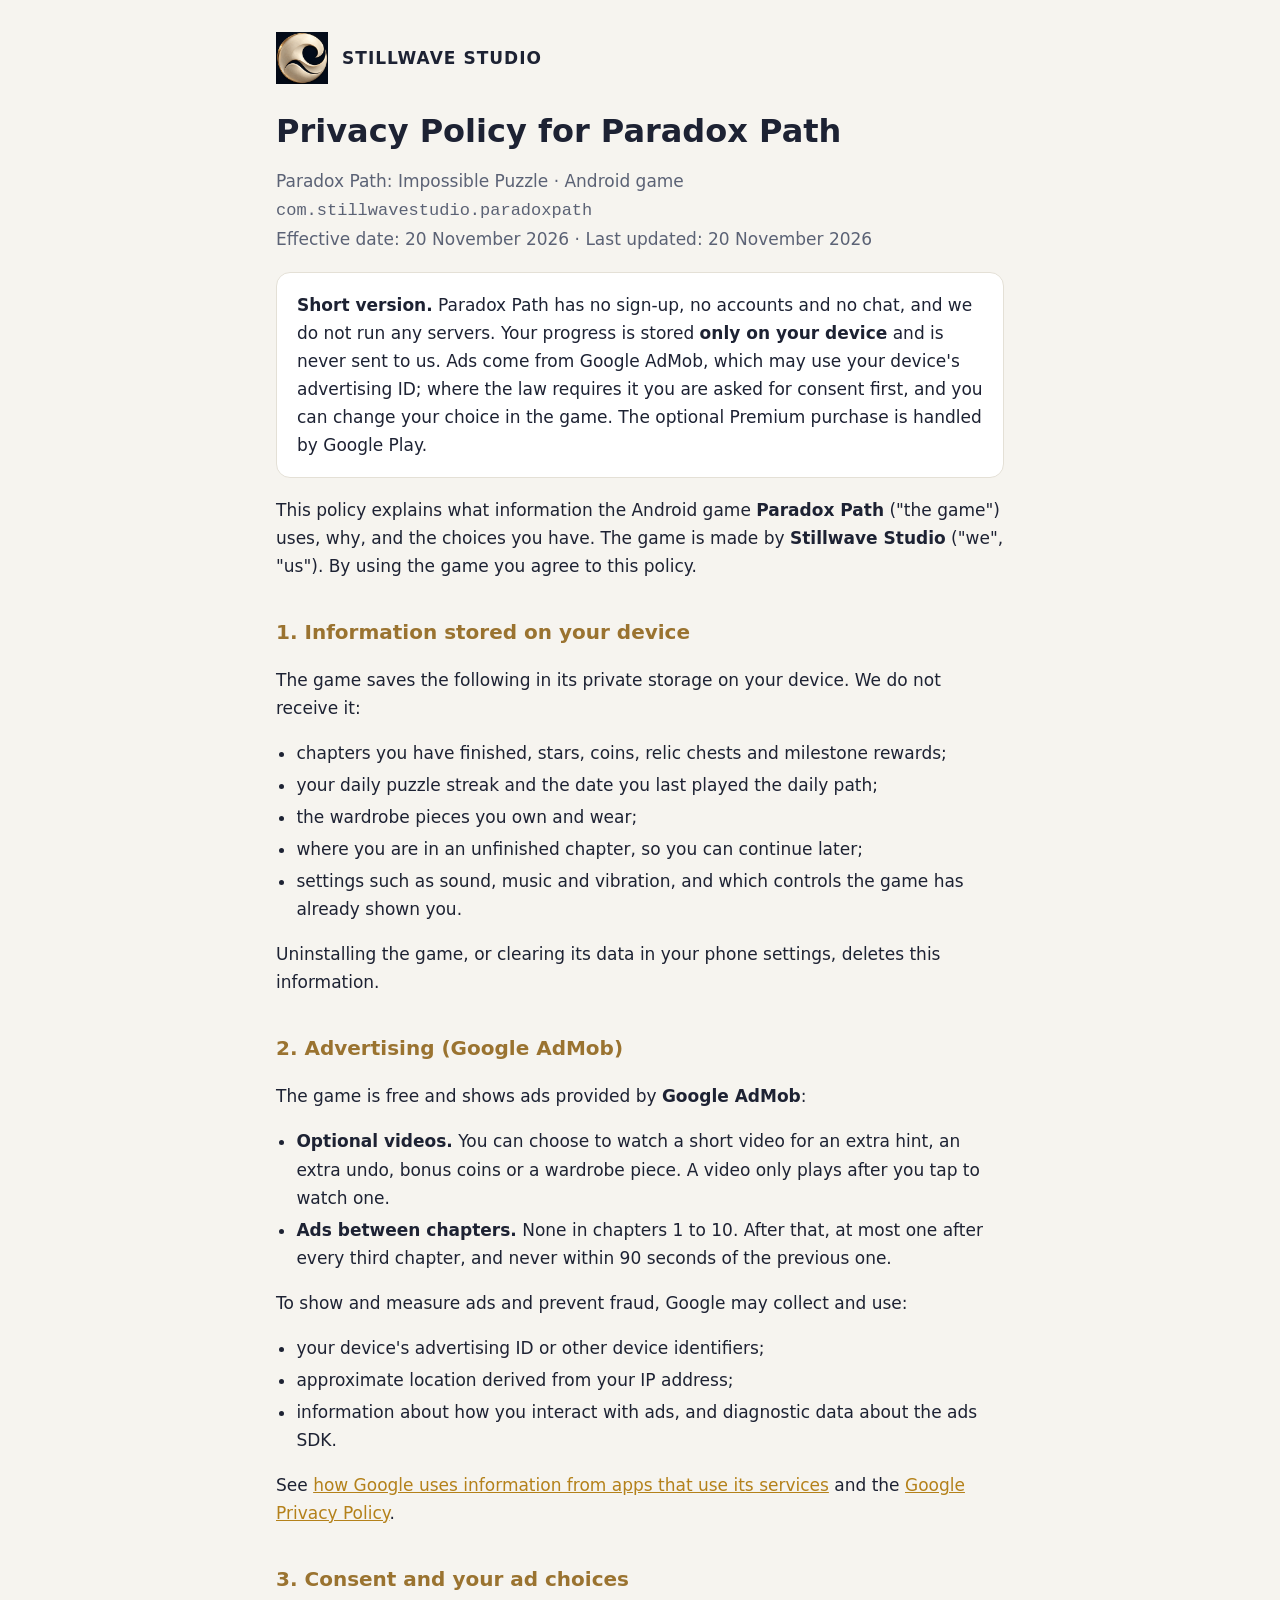
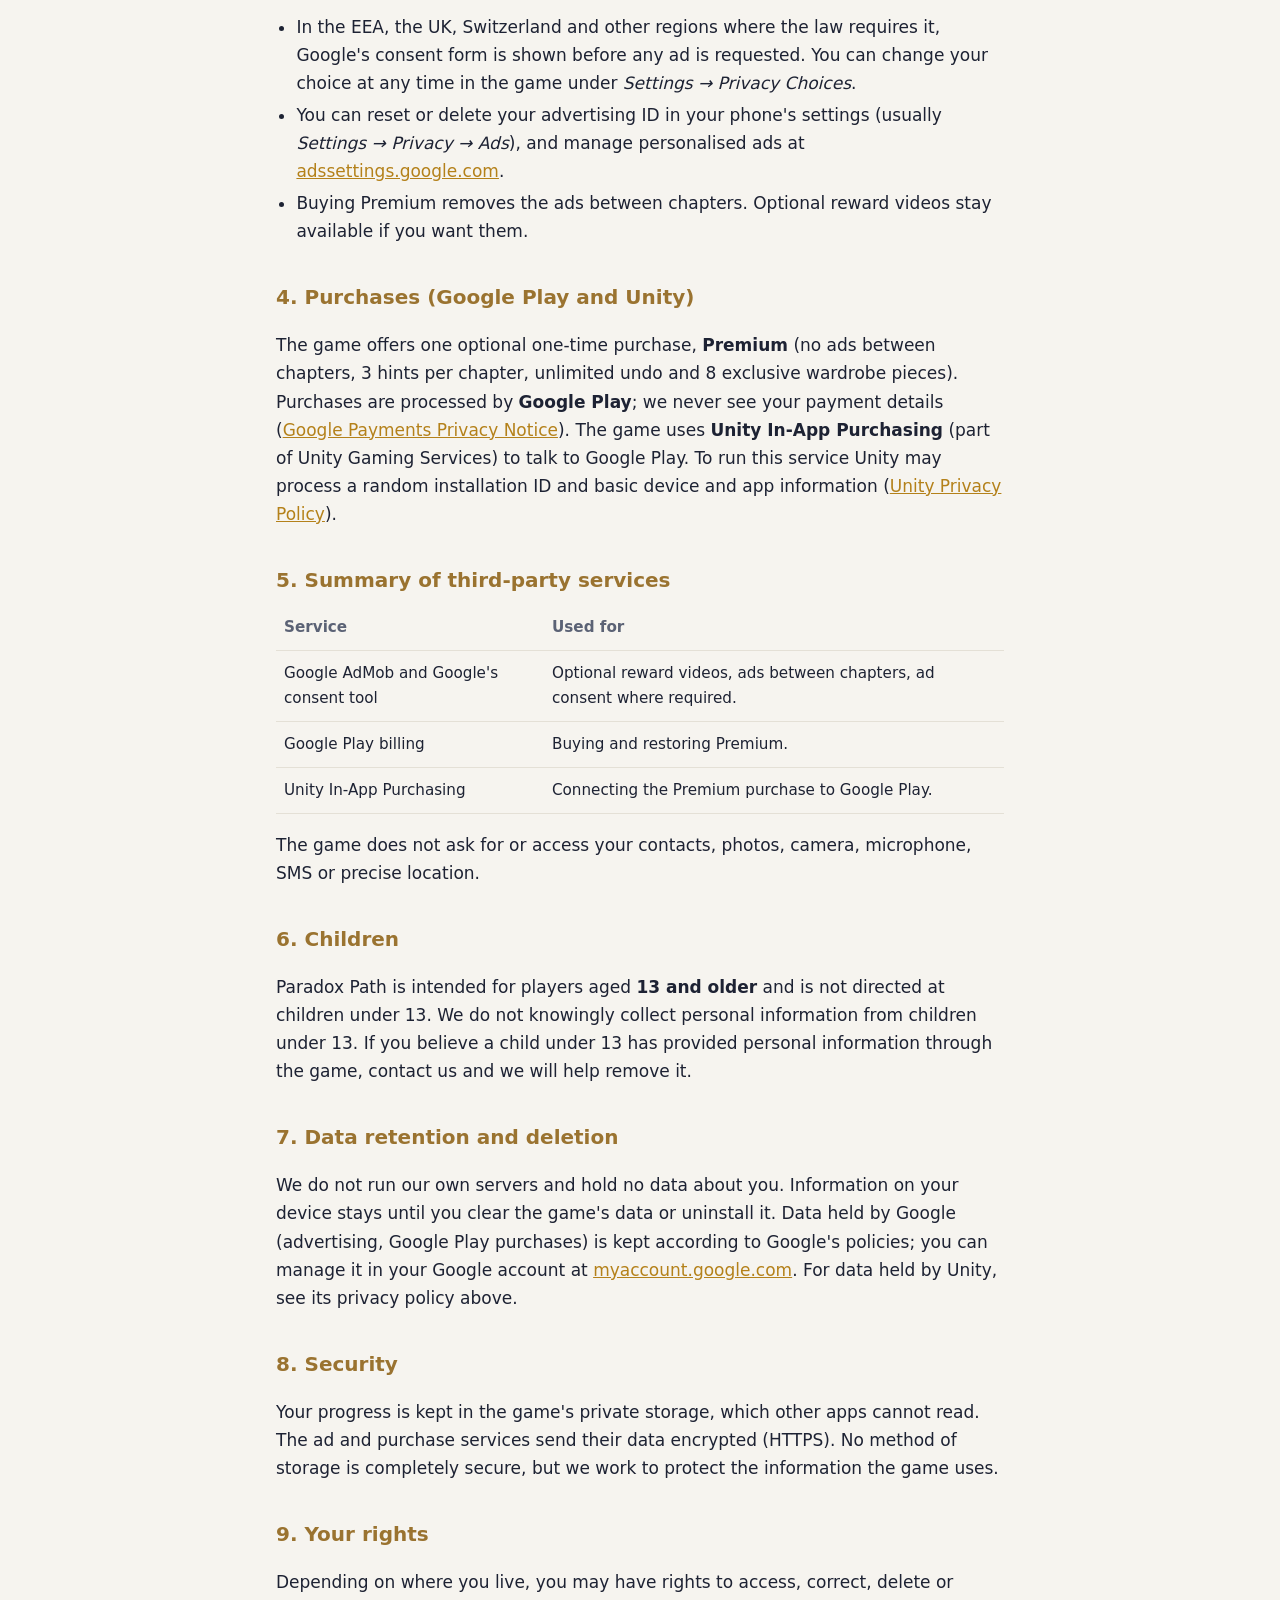
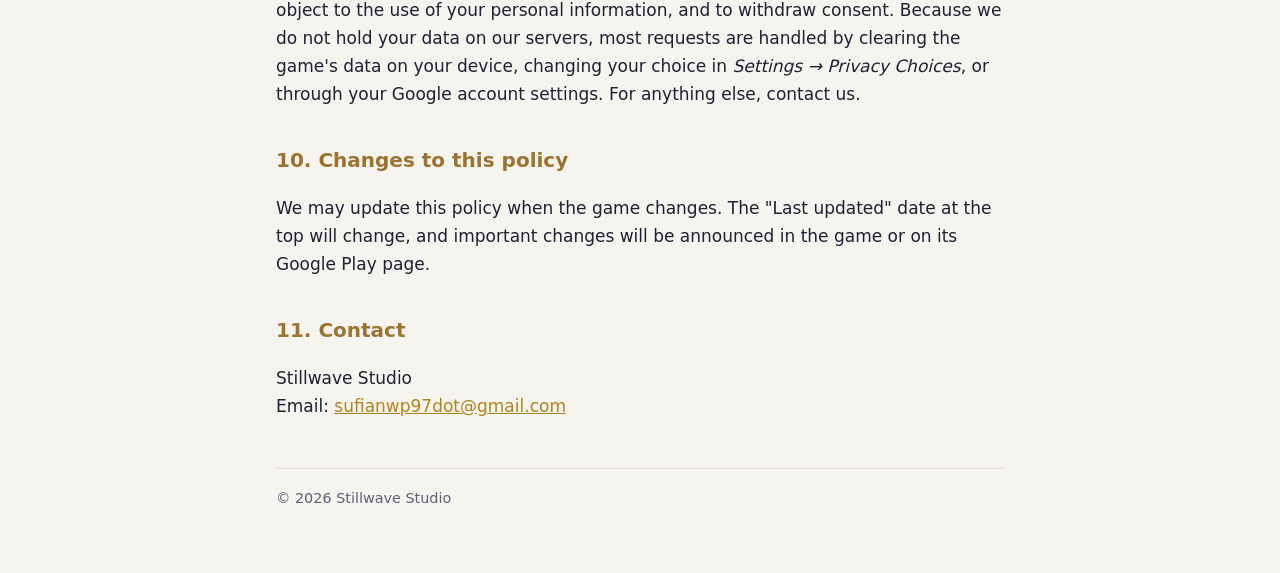
<file: paradoxpath-privacy/index.html>
<!doctype html>
<html lang="en">
<head>
<meta charset="utf-8">
<meta name="viewport" content="width=device-width, initial-scale=1">
<title>Paradox Path Privacy Policy</title>
<meta name="description" content="Privacy Policy for Paradox Path: Impossible Puzzle by Stillwave Studio.">
<link rel="icon" href="../images/logo-180.png">
<link rel="stylesheet" href="style.css">
</head>
<body>
<div class="wrap">
  <header class="site">
    <img src="../images/logo-180.png" alt="">
    <a href="https://asufian97.github.io/">STILLWAVE STUDIO</a>
  </header>

  <h1>Privacy Policy for Paradox Path</h1>
  <p class="muted">Paradox Path: Impossible Puzzle · Android game <code>com.stillwavestudio.paradoxpath</code><br>
  Effective date: 20 November 2026 · Last updated: 20 November 2026</p>

  <div class="card">
    <strong>Short version.</strong> Paradox Path has no sign-up, no accounts and no chat, and we do not run any servers.
    Your progress is stored <strong>only on your device</strong> and is never sent to us. Ads come from Google AdMob, which
    may use your device's advertising ID; where the law requires it you are asked for consent first, and you can change your
    choice in the game. The optional Premium purchase is handled by Google Play.
  </div>

  <p>This policy explains what information the Android game <strong>Paradox Path</strong> ("the game") uses, why, and the
  choices you have. The game is made by <strong>Stillwave Studio</strong> ("we", "us"). By using the game you agree to this
  policy.</p>

  <h2>1. Information stored on your device</h2>
  <p>The game saves the following in its private storage on your device. We do not receive it:</p>
  <ul>
    <li>chapters you have finished, stars, coins, relic chests and milestone rewards;</li>
    <li>your daily puzzle streak and the date you last played the daily path;</li>
    <li>the wardrobe pieces you own and wear;</li>
    <li>where you are in an unfinished chapter, so you can continue later;</li>
    <li>settings such as sound, music and vibration, and which controls the game has already shown you.</li>
  </ul>
  <p>Uninstalling the game, or clearing its data in your phone settings, deletes this information.</p>

  <h2>2. Advertising (Google AdMob)</h2>
  <p>The game is free and shows ads provided by <strong>Google AdMob</strong>:</p>
  <ul>
    <li><strong>Optional videos.</strong> You can choose to watch a short video for an extra hint, an extra undo, bonus coins
    or a wardrobe piece. A video only plays after you tap to watch one.</li>
    <li><strong>Ads between chapters.</strong> None in chapters 1 to 10. After that, at most one after every third chapter,
    and never within 90 seconds of the previous one.</li>
  </ul>
  <p>To show and measure ads and prevent fraud, Google may collect and use:</p>
  <ul>
    <li>your device's advertising ID or other device identifiers;</li>
    <li>approximate location derived from your IP address;</li>
    <li>information about how you interact with ads, and diagnostic data about the ads SDK.</li>
  </ul>
  <p>See <a href="https://policies.google.com/technologies/partner-sites" rel="noopener">how Google uses information from
  apps that use its services</a> and the <a href="https://policies.google.com/privacy" rel="noopener">Google Privacy
  Policy</a>.</p>

  <h2>3. Consent and your ad choices</h2>
  <ul>
    <li>In the EEA, the UK, Switzerland and other regions where the law requires it, Google's consent form is shown before
    any ad is requested. You can change your choice at any time in the game under <em>Settings → Privacy Choices</em>.</li>
    <li>You can reset or delete your advertising ID in your phone's settings (usually <em>Settings → Privacy → Ads</em>),
    and manage personalised ads at <a href="https://adssettings.google.com" rel="noopener">adssettings.google.com</a>.</li>
    <li>Buying Premium removes the ads between chapters. Optional reward videos stay available if you want them.</li>
  </ul>

  <h2>4. Purchases (Google Play and Unity)</h2>
  <p>The game offers one optional one-time purchase, <strong>Premium</strong> (no ads between chapters, 3 hints per chapter,
  unlimited undo and 8 exclusive wardrobe pieces). Purchases are processed by <strong>Google Play</strong>; we never see your
  payment details (<a href="https://payments.google.com/payments/apis-secure/get_legal_document?ldo=0&amp;ldt=privacynotice" rel="noopener">Google Payments Privacy Notice</a>).
  The game uses <strong>Unity In-App Purchasing</strong> (part of Unity Gaming Services) to talk to Google Play. To run this
  service Unity may process a random installation ID and basic device and app information
  (<a href="https://unity.com/legal/privacy-policy" rel="noopener">Unity Privacy Policy</a>).</p>

  <h2>5. Summary of third-party services</h2>
  <div class="table-wrap">
  <table>
    <tr><th>Service</th><th>Used for</th></tr>
    <tr><td>Google AdMob and Google's consent tool</td><td>Optional reward videos, ads between chapters, ad consent where required.</td></tr>
    <tr><td>Google Play billing</td><td>Buying and restoring Premium.</td></tr>
    <tr><td>Unity In-App Purchasing</td><td>Connecting the Premium purchase to Google Play.</td></tr>
  </table>
  </div>
  <p>The game does not ask for or access your contacts, photos, camera, microphone, SMS or precise location.</p>

  <h2>6. Children</h2>
  <p>Paradox Path is intended for players aged <strong>13 and older</strong> and is not directed at children under 13. We do
  not knowingly collect personal information from children under 13. If you believe a child under 13 has provided personal
  information through the game, contact us and we will help remove it.</p>

  <h2>7. Data retention and deletion</h2>
  <p>We do not run our own servers and hold no data about you. Information on your device stays until you clear the game's
  data or uninstall it. Data held by Google (advertising, Google Play purchases) is kept according to Google's policies; you
  can manage it in your Google account at
  <a href="https://myaccount.google.com/data-and-privacy" rel="noopener">myaccount.google.com</a>. For data held by Unity,
  see its privacy policy above.</p>

  <h2>8. Security</h2>
  <p>Your progress is kept in the game's private storage, which other apps cannot read. The ad and purchase services send
  their data encrypted (HTTPS). No method of storage is completely secure, but we work to protect the information the game
  uses.</p>

  <h2>9. Your rights</h2>
  <p>Depending on where you live, you may have rights to access, correct, delete or object to the use of your personal
  information, and to withdraw consent. Because we do not hold your data on our servers, most requests are handled by
  clearing the game's data on your device, changing your choice in <em>Settings → Privacy Choices</em>, or through your
  Google account settings. For anything else, contact us.</p>

  <h2>10. Changes to this policy</h2>
  <p>We may update this policy when the game changes. The "Last updated" date at the top will change, and important changes
  will be announced in the game or on its Google Play page.</p>

  <h2>11. Contact</h2>
  <p>Stillwave Studio<br>
  Email: <a href="mailto:sufianwp97dot@gmail.com">sufianwp97dot@gmail.com</a></p>

  <footer>© 2026 Stillwave Studio</footer>
</div>
</body>
</html>
</file>
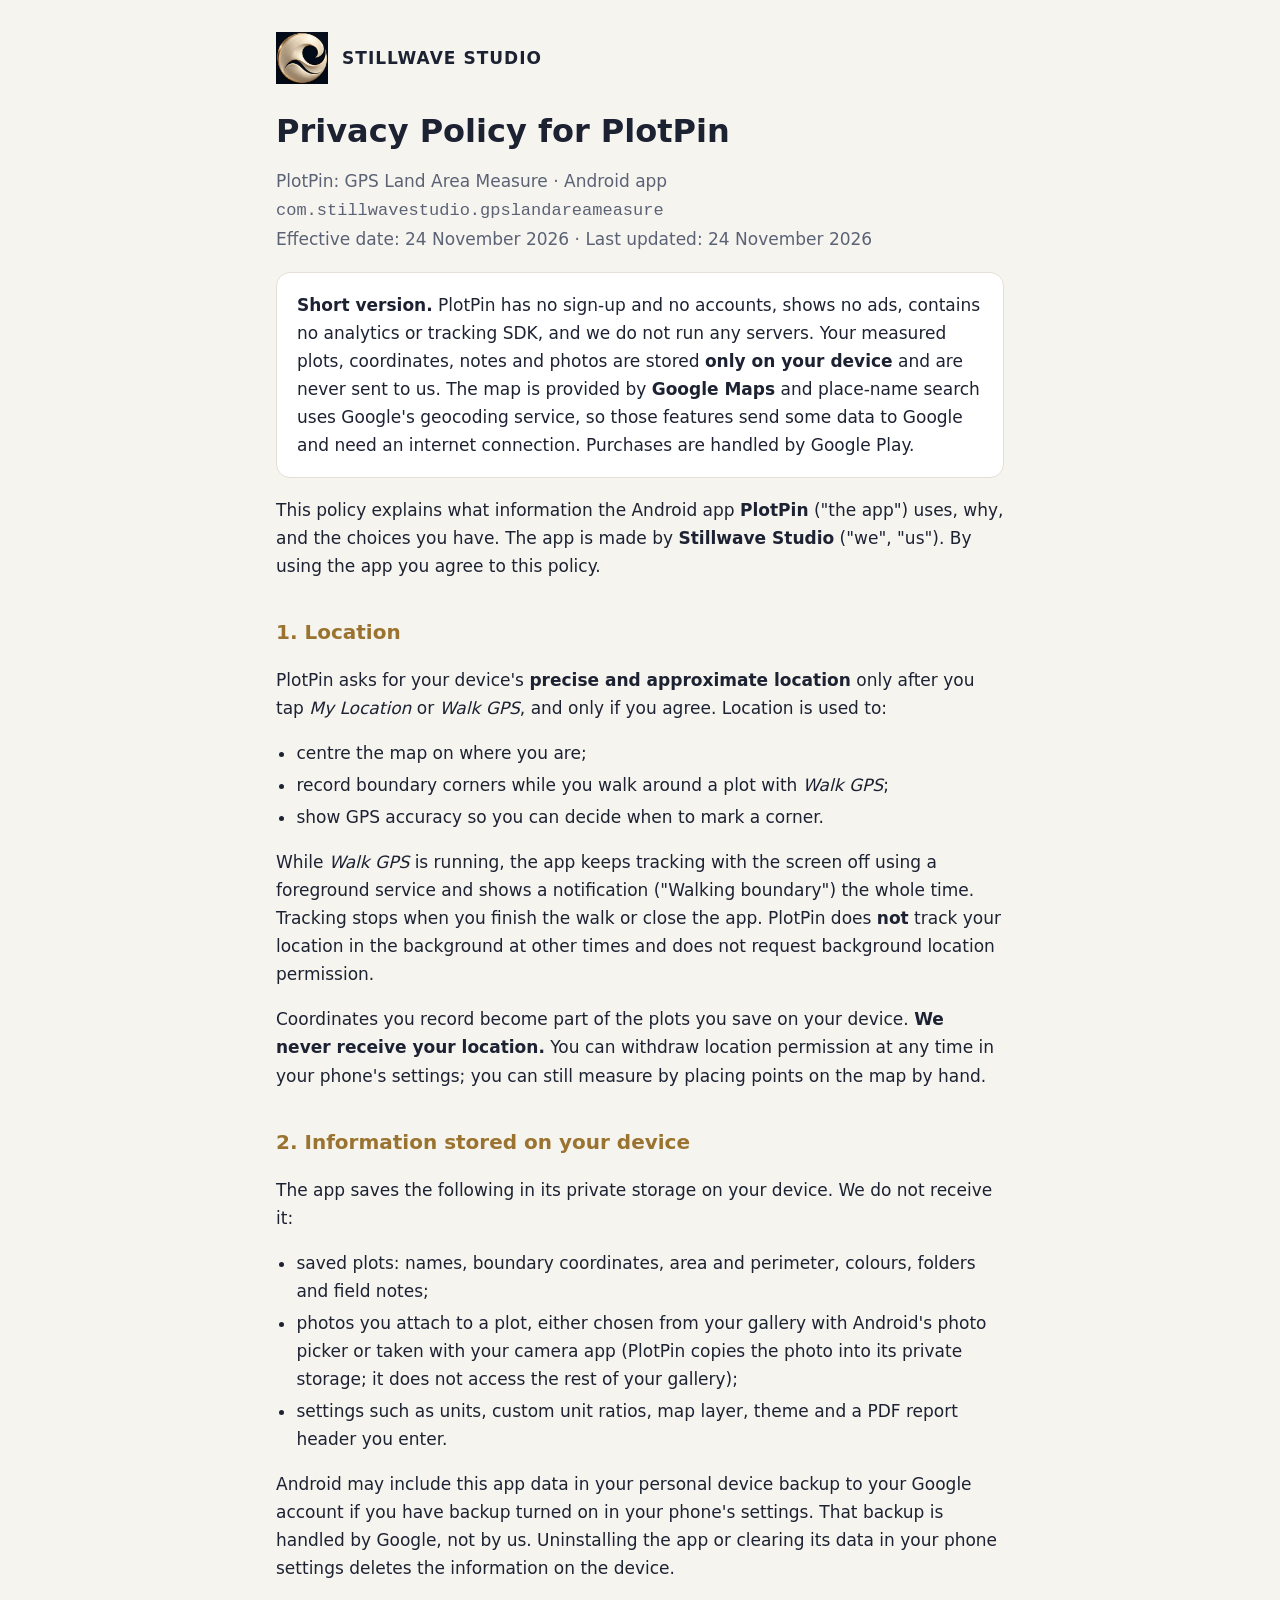
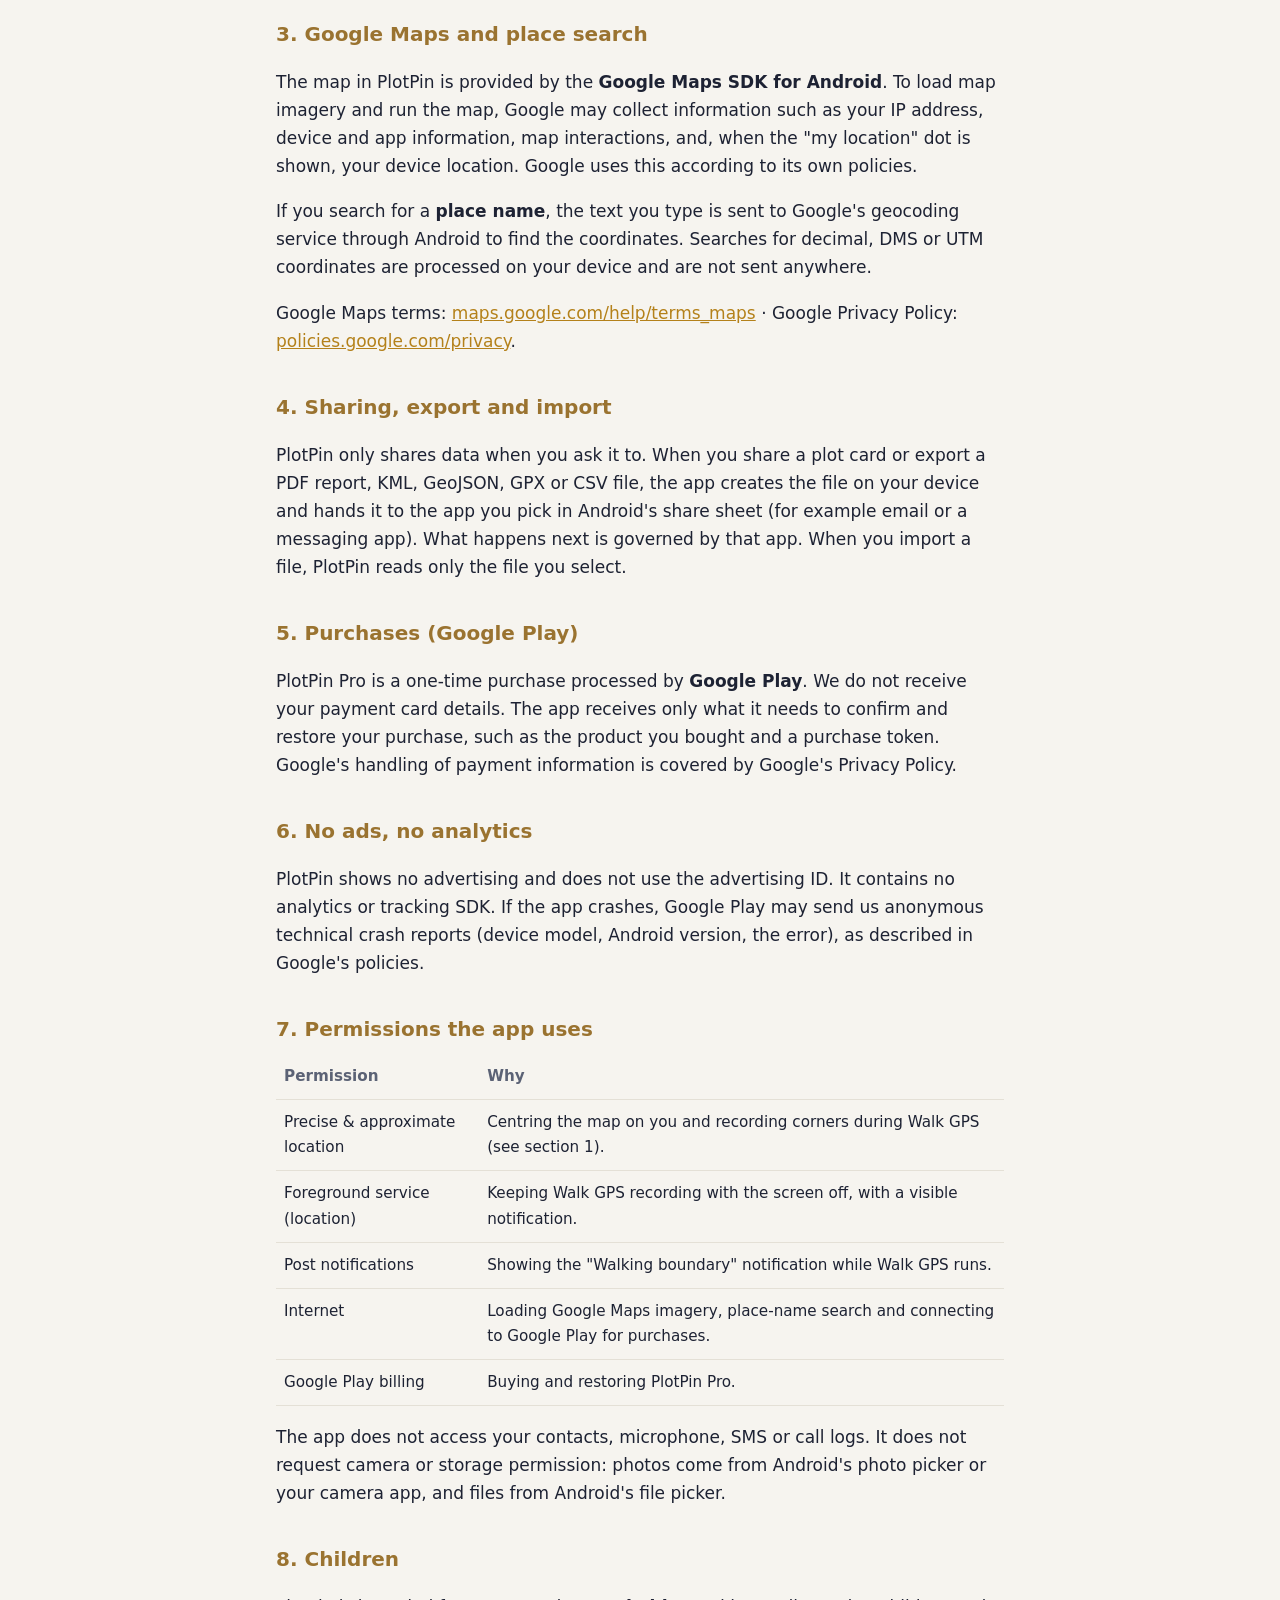
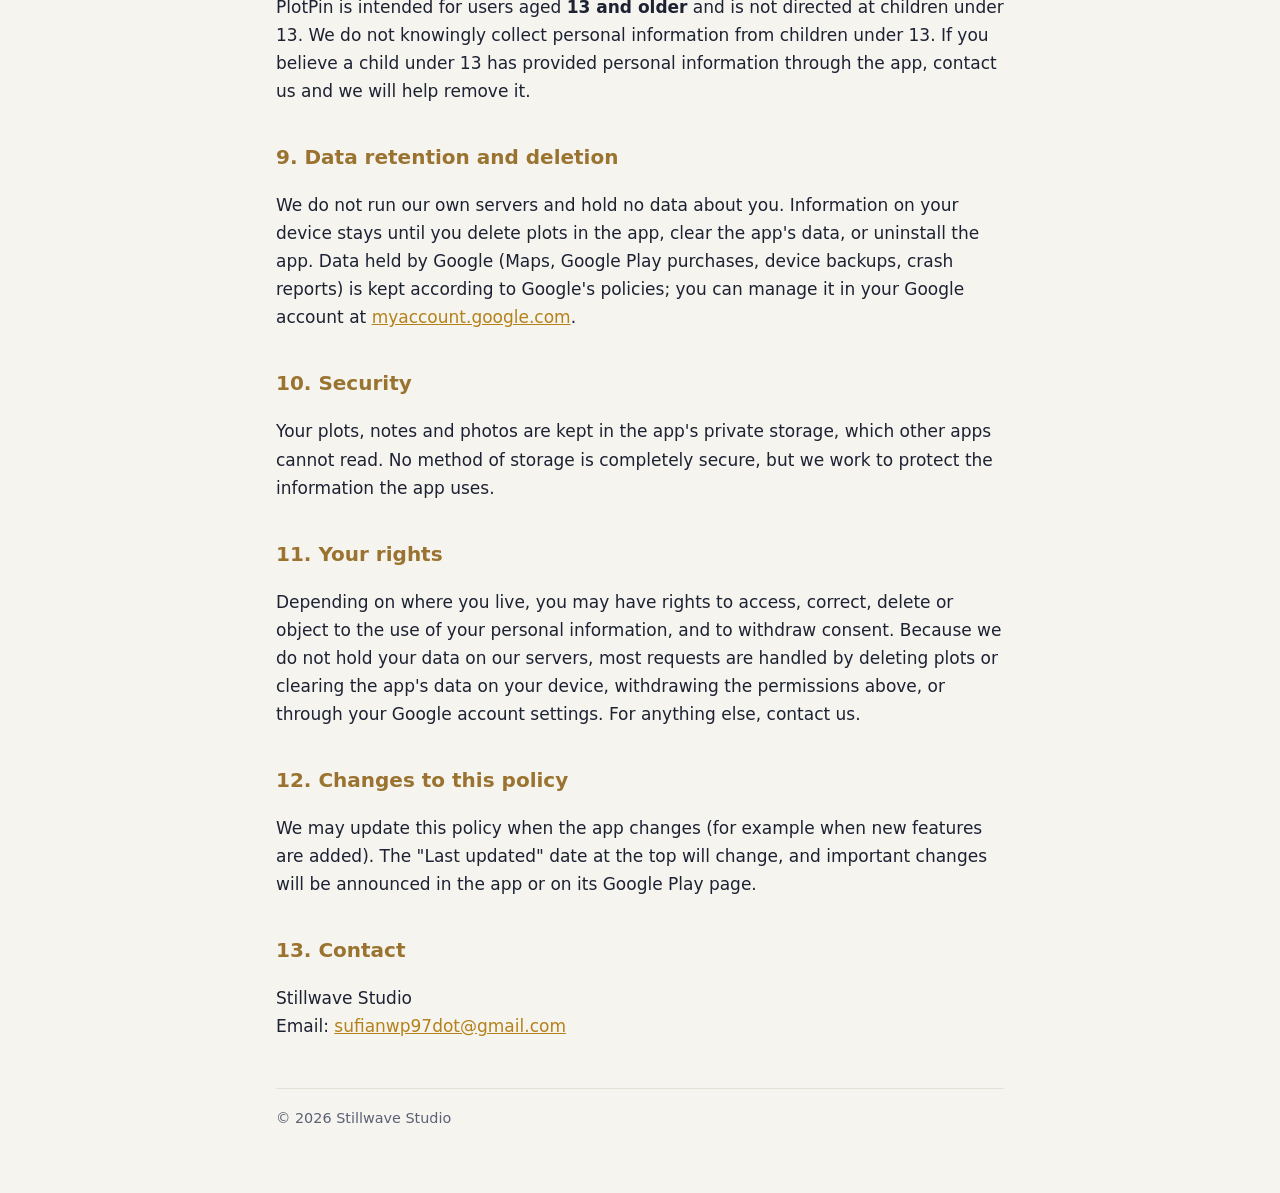
<file: plotpin-privacy/index.html>
<!doctype html>
<html lang="en">
<head>
<meta charset="utf-8">
<meta name="viewport" content="width=device-width, initial-scale=1">
<title>PlotPin Privacy Policy</title>
<meta name="description" content="Privacy Policy for PlotPin: GPS Land Area Measure by Stillwave Studio.">
<link rel="icon" href="../images/logo-180.png">
<link rel="stylesheet" href="style.css">
</head>
<body>
<div class="wrap">
  <header class="site">
    <img src="../images/logo-180.png" alt="">
    <a href="https://asufian97.github.io/">STILLWAVE STUDIO</a>
  </header>

  <h1>Privacy Policy for PlotPin</h1>
  <p class="muted">PlotPin: GPS Land Area Measure · Android app <code>com.stillwavestudio.gpslandareameasure</code><br>
  Effective date: 24 November 2026 · Last updated: 24 November 2026</p>

  <div class="card">
    <strong>Short version.</strong> PlotPin has no sign-up and no accounts, shows no ads, contains no analytics or
    tracking SDK, and we do not run any servers. Your measured plots, coordinates, notes and photos are stored
    <strong>only on your device</strong> and are never sent to us. The map is provided by <strong>Google Maps</strong>
    and place-name search uses Google's geocoding service, so those features send some data to Google and need an
    internet connection. Purchases are handled by Google Play.
  </div>

  <p>This policy explains what information the Android app <strong>PlotPin</strong> ("the app") uses, why, and the
  choices you have. The app is made by <strong>Stillwave Studio</strong> ("we", "us"). By using the app you agree to this
  policy.</p>

  <h2>1. Location</h2>
  <p>PlotPin asks for your device's <strong>precise and approximate location</strong> only after you tap
  <em>My Location</em> or <em>Walk GPS</em>, and only if you agree. Location is used to:</p>
  <ul>
    <li>centre the map on where you are;</li>
    <li>record boundary corners while you walk around a plot with <em>Walk GPS</em>;</li>
    <li>show GPS accuracy so you can decide when to mark a corner.</li>
  </ul>
  <p>While <em>Walk GPS</em> is running, the app keeps tracking with the screen off using a foreground service and shows
  a notification ("Walking boundary") the whole time. Tracking stops when you finish the walk or close the app. PlotPin does <strong>not</strong> track your location in the background at other times and
  does not request background location permission.</p>
  <p>Coordinates you record become part of the plots you save on your device. <strong>We never receive your
  location.</strong> You can withdraw location permission at any time in your phone's settings; you can still measure
  by placing points on the map by hand.</p>

  <h2>2. Information stored on your device</h2>
  <p>The app saves the following in its private storage on your device. We do not receive it:</p>
  <ul>
    <li>saved plots: names, boundary coordinates, area and perimeter, colours, folders and field notes;</li>
    <li>photos you attach to a plot, either chosen from your gallery with Android's photo picker or taken with your
    camera app (PlotPin copies the photo into its private storage; it does not access the rest of your gallery);</li>
    <li>settings such as units, custom unit ratios, map layer, theme and a PDF report header you enter.</li>
  </ul>
  <p>Android may include this app data in your personal device backup to your Google account if you have backup turned
  on in your phone's settings. That backup is handled by Google, not by us. Uninstalling the app or clearing its data
  in your phone settings deletes the information on the device.</p>

  <h2>3. Google Maps and place search</h2>
  <p>The map in PlotPin is provided by the <strong>Google Maps SDK for Android</strong>. To load map imagery and run the
  map, Google may collect information such as your IP address, device and app information, map interactions, and,
  when the "my location" dot is shown, your device location. Google uses this according to its own policies.</p>
  <p>If you search for a <strong>place name</strong>, the text you type is sent to Google's geocoding service through
  Android to find the coordinates. Searches for decimal, DMS or UTM coordinates are processed on your device and are not
  sent anywhere.</p>
  <p>Google Maps terms: <a href="https://maps.google.com/help/terms_maps/" rel="noopener">maps.google.com/help/terms_maps</a>
  · Google Privacy Policy: <a href="https://policies.google.com/privacy" rel="noopener">policies.google.com/privacy</a>.</p>

  <h2>4. Sharing, export and import</h2>
  <p>PlotPin only shares data when you ask it to. When you share a plot card or export a PDF report, KML, GeoJSON, GPX
  or CSV file, the app creates the file on your device and hands it to the app you pick in Android's share sheet (for
  example email or a messaging app). What happens next is governed by that app. When you import a file, PlotPin reads
  only the file you select.</p>

  <h2>5. Purchases (Google Play)</h2>
  <p>PlotPin Pro is a one-time purchase processed by <strong>Google Play</strong>. We do not receive your payment card
  details. The app receives only what it needs to confirm and restore your purchase, such as the product you bought and
  a purchase token. Google's handling of payment information is covered by Google's Privacy Policy.</p>

  <h2>6. No ads, no analytics</h2>
  <p>PlotPin shows no advertising and does not use the advertising ID. It contains no analytics or tracking SDK. If the
  app crashes, Google Play may send us anonymous technical crash reports (device model, Android version, the error), as
  described in Google's policies.</p>

  <h2>7. Permissions the app uses</h2>
  <div class="table-wrap">
  <table>
    <tr><th>Permission</th><th>Why</th></tr>
    <tr><td>Precise &amp; approximate location</td><td>Centring the map on you and recording corners during Walk GPS (see section 1).</td></tr>
    <tr><td>Foreground service (location)</td><td>Keeping Walk GPS recording with the screen off, with a visible notification.</td></tr>
    <tr><td>Post notifications</td><td>Showing the "Walking boundary" notification while Walk GPS runs.</td></tr>
    <tr><td>Internet</td><td>Loading Google Maps imagery, place-name search and connecting to Google Play for purchases.</td></tr>
    <tr><td>Google Play billing</td><td>Buying and restoring PlotPin Pro.</td></tr>
  </table>
  </div>
  <p>The app does not access your contacts, microphone, SMS or call logs. It does not request camera or storage
  permission: photos come from Android's photo picker or your camera app, and files from Android's file picker.</p>

  <h2>8. Children</h2>
  <p>PlotPin is intended for users aged <strong>13 and older</strong> and is not directed at children under 13. We do
  not knowingly collect personal information from children under 13. If you believe a child under 13 has provided personal
  information through the app, contact us and we will help remove it.</p>

  <h2>9. Data retention and deletion</h2>
  <p>We do not run our own servers and hold no data about you. Information on your device stays until you delete plots
  in the app, clear the app's data, or uninstall the app. Data held by Google (Maps, Google Play purchases, device
  backups, crash reports) is kept according to Google's policies; you can manage it in your Google account at
  <a href="https://myaccount.google.com/data-and-privacy" rel="noopener">myaccount.google.com</a>.</p>

  <h2>10. Security</h2>
  <p>Your plots, notes and photos are kept in the app's private storage, which other apps cannot read. No method of
  storage is completely secure, but we work to protect the information the app uses.</p>

  <h2>11. Your rights</h2>
  <p>Depending on where you live, you may have rights to access, correct, delete or object to the use of your personal
  information, and to withdraw consent. Because we do not hold your data on our servers, most requests are handled by
  deleting plots or clearing the app's data on your device, withdrawing the permissions above, or through your Google
  account settings. For anything else, contact us.</p>

  <h2>12. Changes to this policy</h2>
  <p>We may update this policy when the app changes (for example when new features are added). The "Last updated" date at
  the top will change, and important changes will be announced in the app or on its Google Play page.</p>

  <h2>13. Contact</h2>
  <p>Stillwave Studio<br>
  Email: <a href="mailto:sufianwp97dot@gmail.com">sufianwp97dot@gmail.com</a></p>

  <footer>© 2026 Stillwave Studio</footer>
</div>
</body>
</html>
</file>
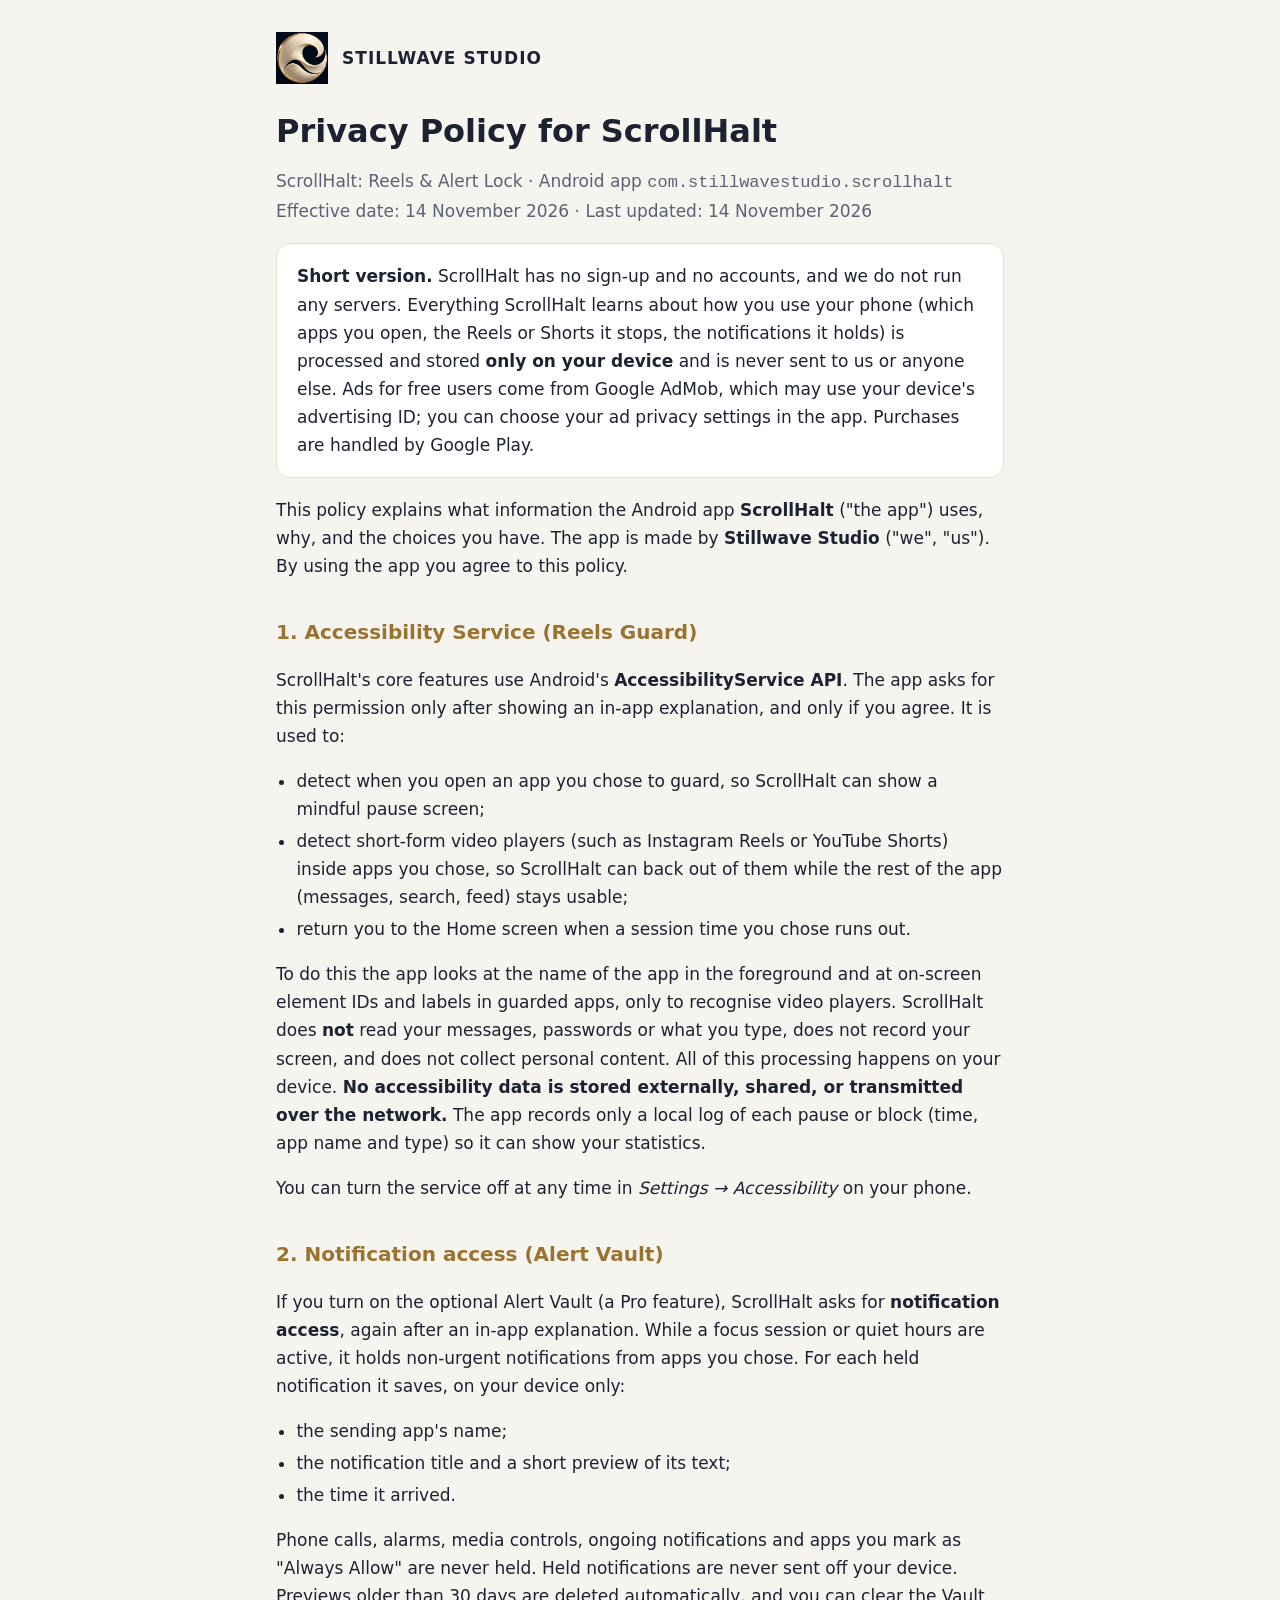
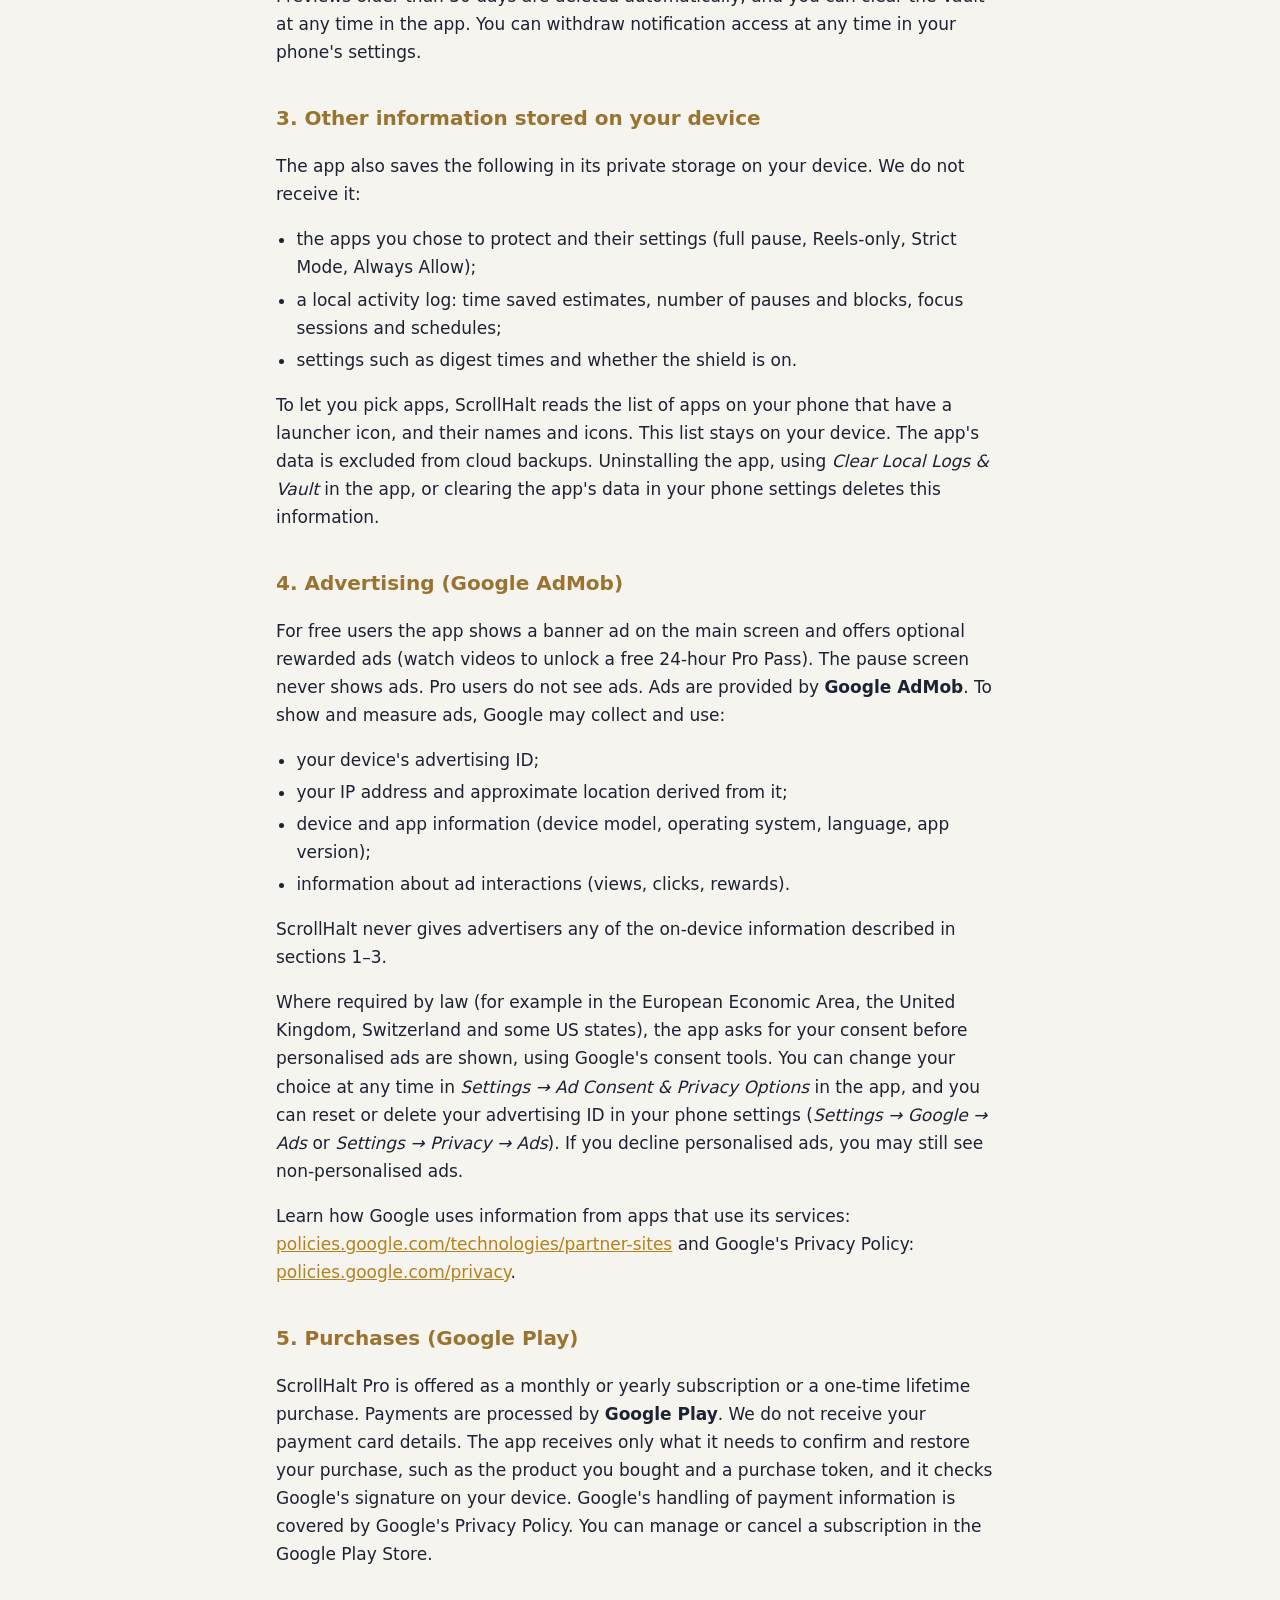
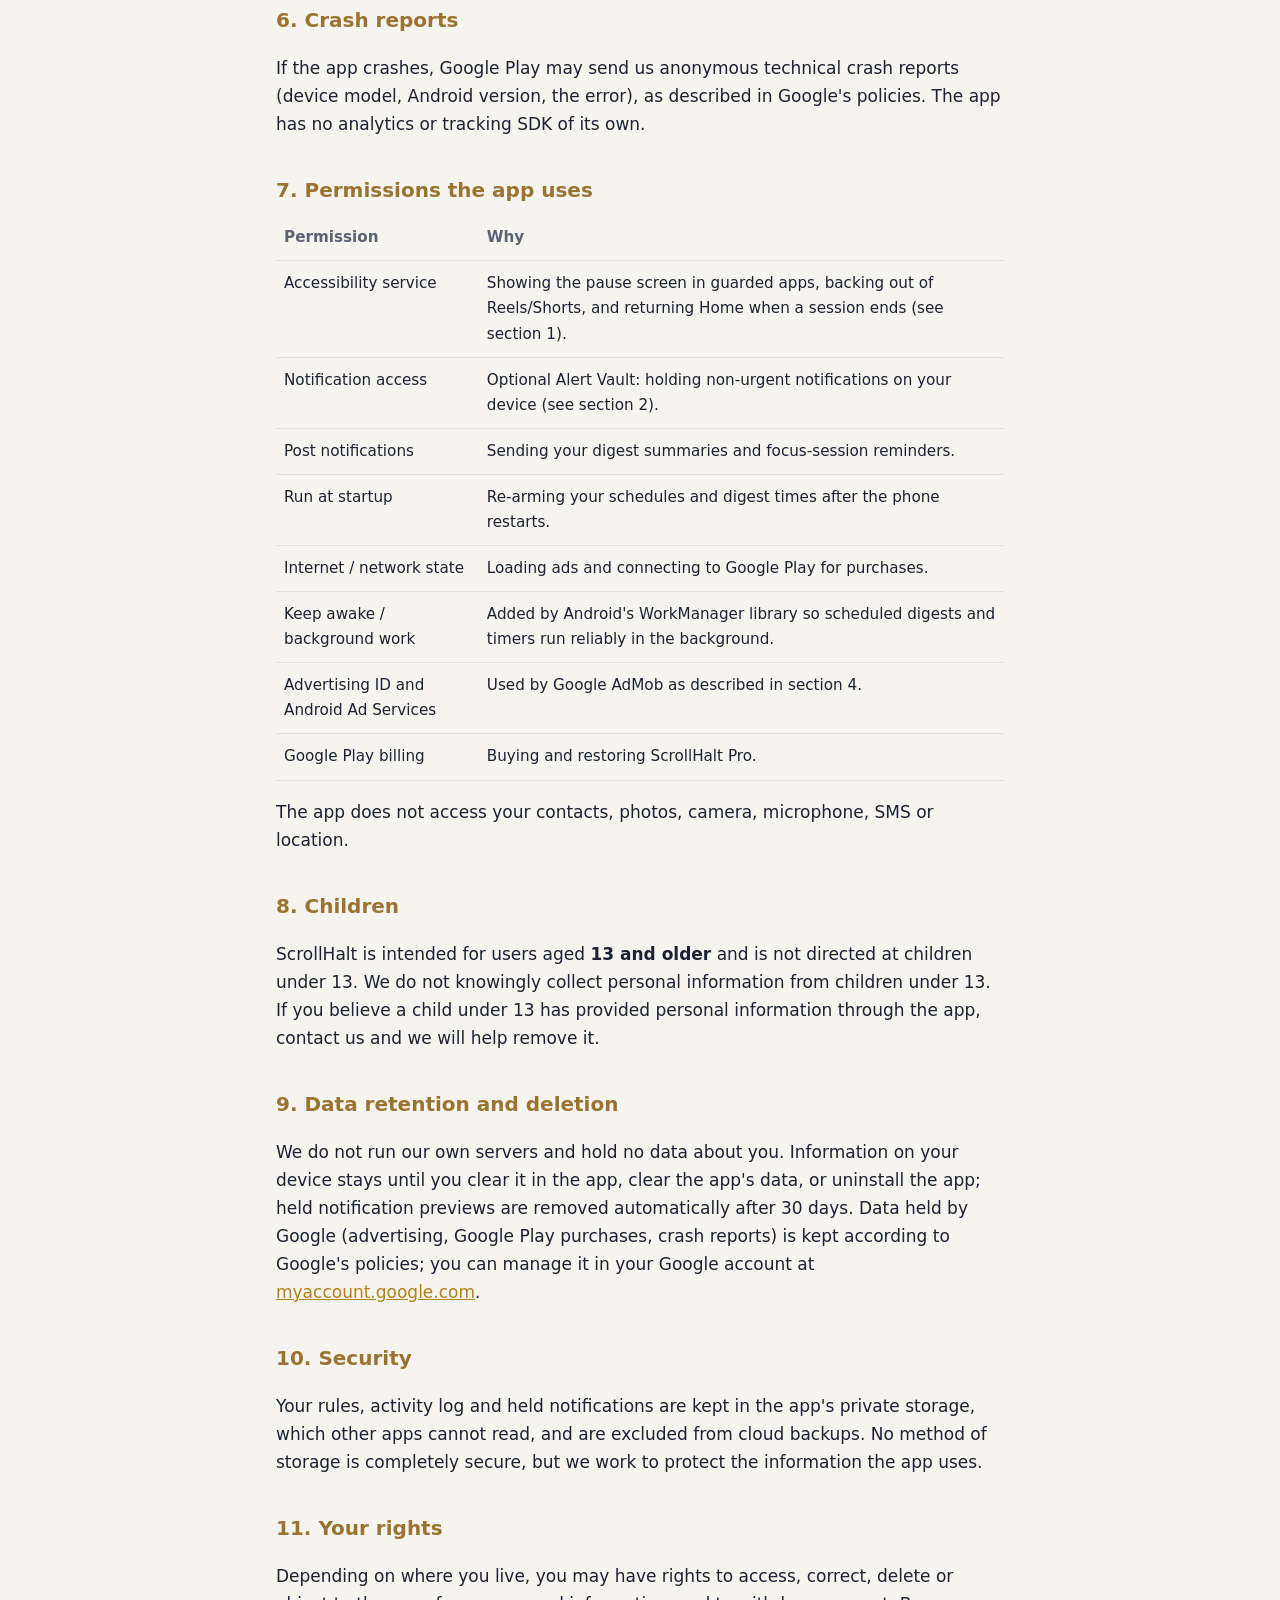
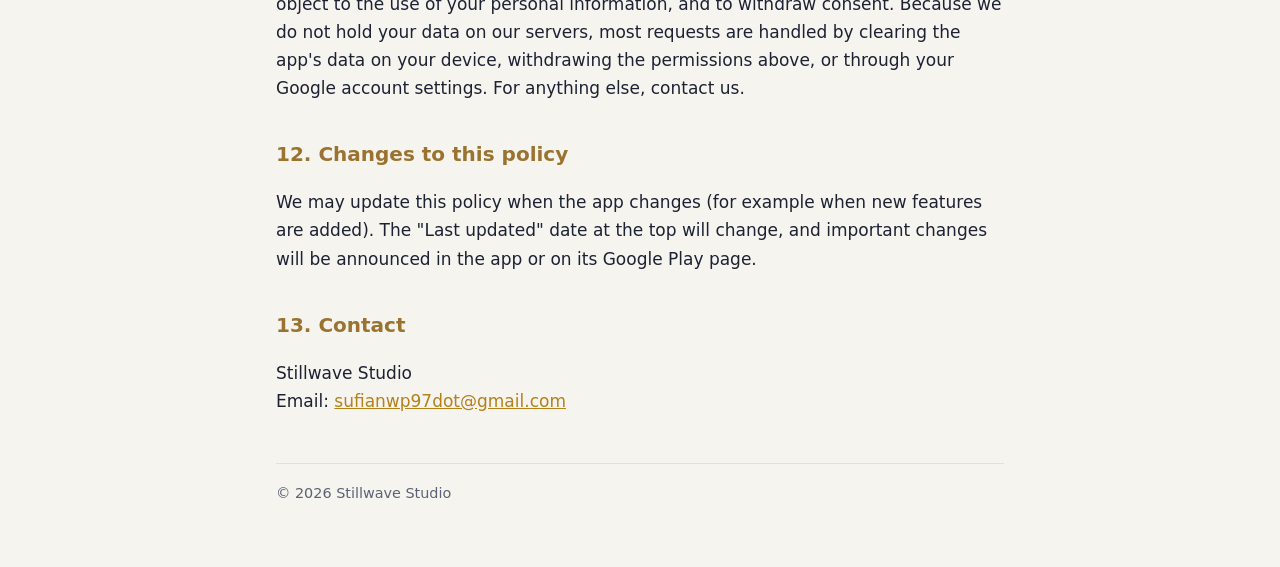
<file: scrollhalt-privacy/index.html>
<!doctype html>
<html lang="en">
<head>
<meta charset="utf-8">
<meta name="viewport" content="width=device-width, initial-scale=1">
<title>ScrollHalt Privacy Policy</title>
<meta name="description" content="Privacy Policy for ScrollHalt: Reels &amp; Alert Lock by Stillwave Studio.">
<link rel="icon" href="../images/logo-180.png">
<link rel="stylesheet" href="style.css">
</head>
<body>
<div class="wrap">
  <header class="site">
    <img src="../images/logo-180.png" alt="">
    <a href="https://asufian97.github.io/">STILLWAVE STUDIO</a>
  </header>

  <h1>Privacy Policy for ScrollHalt</h1>
  <p class="muted">ScrollHalt: Reels &amp; Alert Lock · Android app <code>com.stillwavestudio.scrollhalt</code><br>
  Effective date: 14 November 2026 · Last updated: 14 November 2026</p>

  <div class="card">
    <strong>Short version.</strong> ScrollHalt has no sign-up and no accounts, and we do not run any servers. Everything
    ScrollHalt learns about how you use your phone (which apps you open, the Reels or Shorts it stops, the notifications it
    holds) is processed and stored <strong>only on your device</strong> and is never sent to us or anyone else. Ads for
    free users come from Google AdMob, which may use your device's advertising ID; you can choose your ad privacy settings
    in the app. Purchases are handled by Google Play.
  </div>

  <p>This policy explains what information the Android app <strong>ScrollHalt</strong> ("the app") uses, why, and the
  choices you have. The app is made by <strong>Stillwave Studio</strong> ("we", "us"). By using the app you agree to this
  policy.</p>

  <h2>1. Accessibility Service (Reels Guard)</h2>
  <p>ScrollHalt's core features use Android's <strong>AccessibilityService API</strong>. The app asks for this permission
  only after showing an in-app explanation, and only if you agree. It is used to:</p>
  <ul>
    <li>detect when you open an app you chose to guard, so ScrollHalt can show a mindful pause screen;</li>
    <li>detect short-form video players (such as Instagram Reels or YouTube Shorts) inside apps you chose, so ScrollHalt can
    back out of them while the rest of the app (messages, search, feed) stays usable;</li>
    <li>return you to the Home screen when a session time you chose runs out.</li>
  </ul>
  <p>To do this the app looks at the name of the app in the foreground and at on-screen element IDs and labels in guarded
  apps, only to recognise video players. ScrollHalt does <strong>not</strong> read your messages, passwords or what you
  type, does not record your screen, and does not collect personal content. All of this processing happens on your device.
  <strong>No accessibility data is stored externally, shared, or transmitted over the network.</strong> The app records
  only a local log of each pause or block (time, app name and type) so it can show your statistics.</p>
  <p>You can turn the service off at any time in <em>Settings → Accessibility</em> on your phone.</p>

  <h2>2. Notification access (Alert Vault)</h2>
  <p>If you turn on the optional Alert Vault (a Pro feature), ScrollHalt asks for <strong>notification access</strong>,
  again after an in-app explanation. While a focus session or quiet hours are active, it holds non-urgent notifications
  from apps you chose. For each held notification it saves, on your device only:</p>
  <ul>
    <li>the sending app's name;</li>
    <li>the notification title and a short preview of its text;</li>
    <li>the time it arrived.</li>
  </ul>
  <p>Phone calls, alarms, media controls, ongoing notifications and apps you mark as "Always Allow" are never held.
  Held notifications are never sent off your device. Previews older than 30 days are deleted automatically, and you can
  clear the Vault at any time in the app. You can withdraw notification access at any time in your phone's settings.</p>

  <h2>3. Other information stored on your device</h2>
  <p>The app also saves the following in its private storage on your device. We do not receive it:</p>
  <ul>
    <li>the apps you chose to protect and their settings (full pause, Reels-only, Strict Mode, Always Allow);</li>
    <li>a local activity log: time saved estimates, number of pauses and blocks, focus sessions and schedules;</li>
    <li>settings such as digest times and whether the shield is on.</li>
  </ul>
  <p>To let you pick apps, ScrollHalt reads the list of apps on your phone that have a launcher icon, and their names and
  icons. This list stays on your device. The app's data is excluded from cloud backups. Uninstalling the app, using
  <em>Clear Local Logs &amp; Vault</em> in the app, or clearing the app's data in your phone settings deletes this
  information.</p>

  <h2>4. Advertising (Google AdMob)</h2>
  <p>For free users the app shows a banner ad on the main screen and offers optional rewarded ads (watch videos to unlock a
  free 24-hour Pro Pass). The pause screen never shows ads. Pro users do not see ads. Ads are provided by
  <strong>Google AdMob</strong>. To show and measure ads, Google may collect and use:</p>
  <ul>
    <li>your device's advertising ID;</li>
    <li>your IP address and approximate location derived from it;</li>
    <li>device and app information (device model, operating system, language, app version);</li>
    <li>information about ad interactions (views, clicks, rewards).</li>
  </ul>
  <p>ScrollHalt never gives advertisers any of the on-device information described in sections 1–3.</p>
  <p>Where required by law (for example in the European Economic Area, the United Kingdom, Switzerland and some US states),
  the app asks for your consent before personalised ads are shown, using Google's consent tools. You can change your choice
  at any time in <em>Settings → Ad Consent &amp; Privacy Options</em> in the app, and you can reset or delete your
  advertising ID in your phone settings (<em>Settings → Google → Ads</em> or <em>Settings → Privacy → Ads</em>). If you
  decline personalised ads, you may still see non-personalised ads.</p>
  <p>Learn how Google uses information from apps that use its services:
  <a href="https://policies.google.com/technologies/partner-sites" rel="noopener">policies.google.com/technologies/partner-sites</a>
  and Google's Privacy Policy: <a href="https://policies.google.com/privacy" rel="noopener">policies.google.com/privacy</a>.</p>

  <h2>5. Purchases (Google Play)</h2>
  <p>ScrollHalt Pro is offered as a monthly or yearly subscription or a one-time lifetime purchase. Payments are processed
  by <strong>Google Play</strong>. We do not receive your payment card details. The app receives only what it needs to
  confirm and restore your purchase, such as the product you bought and a purchase token, and it checks Google's signature
  on your device. Google's handling of payment information is covered by Google's Privacy Policy. You can manage or cancel
  a subscription in the Google Play Store.</p>

  <h2>6. Crash reports</h2>
  <p>If the app crashes, Google Play may send us anonymous technical crash reports (device model, Android version, the
  error), as described in Google's policies. The app has no analytics or tracking SDK of its own.</p>

  <h2>7. Permissions the app uses</h2>
  <div class="table-wrap">
  <table>
    <tr><th>Permission</th><th>Why</th></tr>
    <tr><td>Accessibility service</td><td>Showing the pause screen in guarded apps, backing out of Reels/Shorts, and returning Home when a session ends (see section 1).</td></tr>
    <tr><td>Notification access</td><td>Optional Alert Vault: holding non-urgent notifications on your device (see section 2).</td></tr>
    <tr><td>Post notifications</td><td>Sending your digest summaries and focus-session reminders.</td></tr>
    <tr><td>Run at startup</td><td>Re-arming your schedules and digest times after the phone restarts.</td></tr>
    <tr><td>Internet / network state</td><td>Loading ads and connecting to Google Play for purchases.</td></tr>
    <tr><td>Keep awake / background work</td><td>Added by Android's WorkManager library so scheduled digests and timers run reliably in the background.</td></tr>
    <tr><td>Advertising ID and Android Ad Services</td><td>Used by Google AdMob as described in section 4.</td></tr>
    <tr><td>Google Play billing</td><td>Buying and restoring ScrollHalt Pro.</td></tr>
  </table>
  </div>
  <p>The app does not access your contacts, photos, camera, microphone, SMS or location.</p>

  <h2>8. Children</h2>
  <p>ScrollHalt is intended for users aged <strong>13 and older</strong> and is not directed at children under 13. We do
  not knowingly collect personal information from children under 13. If you believe a child under 13 has provided personal
  information through the app, contact us and we will help remove it.</p>

  <h2>9. Data retention and deletion</h2>
  <p>We do not run our own servers and hold no data about you. Information on your device stays until you clear it in the
  app, clear the app's data, or uninstall the app; held notification previews are removed automatically after 30 days.
  Data held by Google (advertising, Google Play purchases, crash reports) is kept according to Google's policies; you can
  manage it in your Google account at
  <a href="https://myaccount.google.com/data-and-privacy" rel="noopener">myaccount.google.com</a>.</p>

  <h2>10. Security</h2>
  <p>Your rules, activity log and held notifications are kept in the app's private storage, which other apps cannot read,
  and are excluded from cloud backups. No method of storage is completely secure, but we work to protect the information
  the app uses.</p>

  <h2>11. Your rights</h2>
  <p>Depending on where you live, you may have rights to access, correct, delete or object to the use of your personal
  information, and to withdraw consent. Because we do not hold your data on our servers, most requests are handled by
  clearing the app's data on your device, withdrawing the permissions above, or through your Google account settings.
  For anything else, contact us.</p>

  <h2>12. Changes to this policy</h2>
  <p>We may update this policy when the app changes (for example when new features are added). The "Last updated" date at
  the top will change, and important changes will be announced in the app or on its Google Play page.</p>

  <h2>13. Contact</h2>
  <p>Stillwave Studio<br>
  Email: <a href="mailto:sufianwp97dot@gmail.com">sufianwp97dot@gmail.com</a></p>

  <footer>© 2026 Stillwave Studio</footer>
</div>
</body>
</html>
</file>
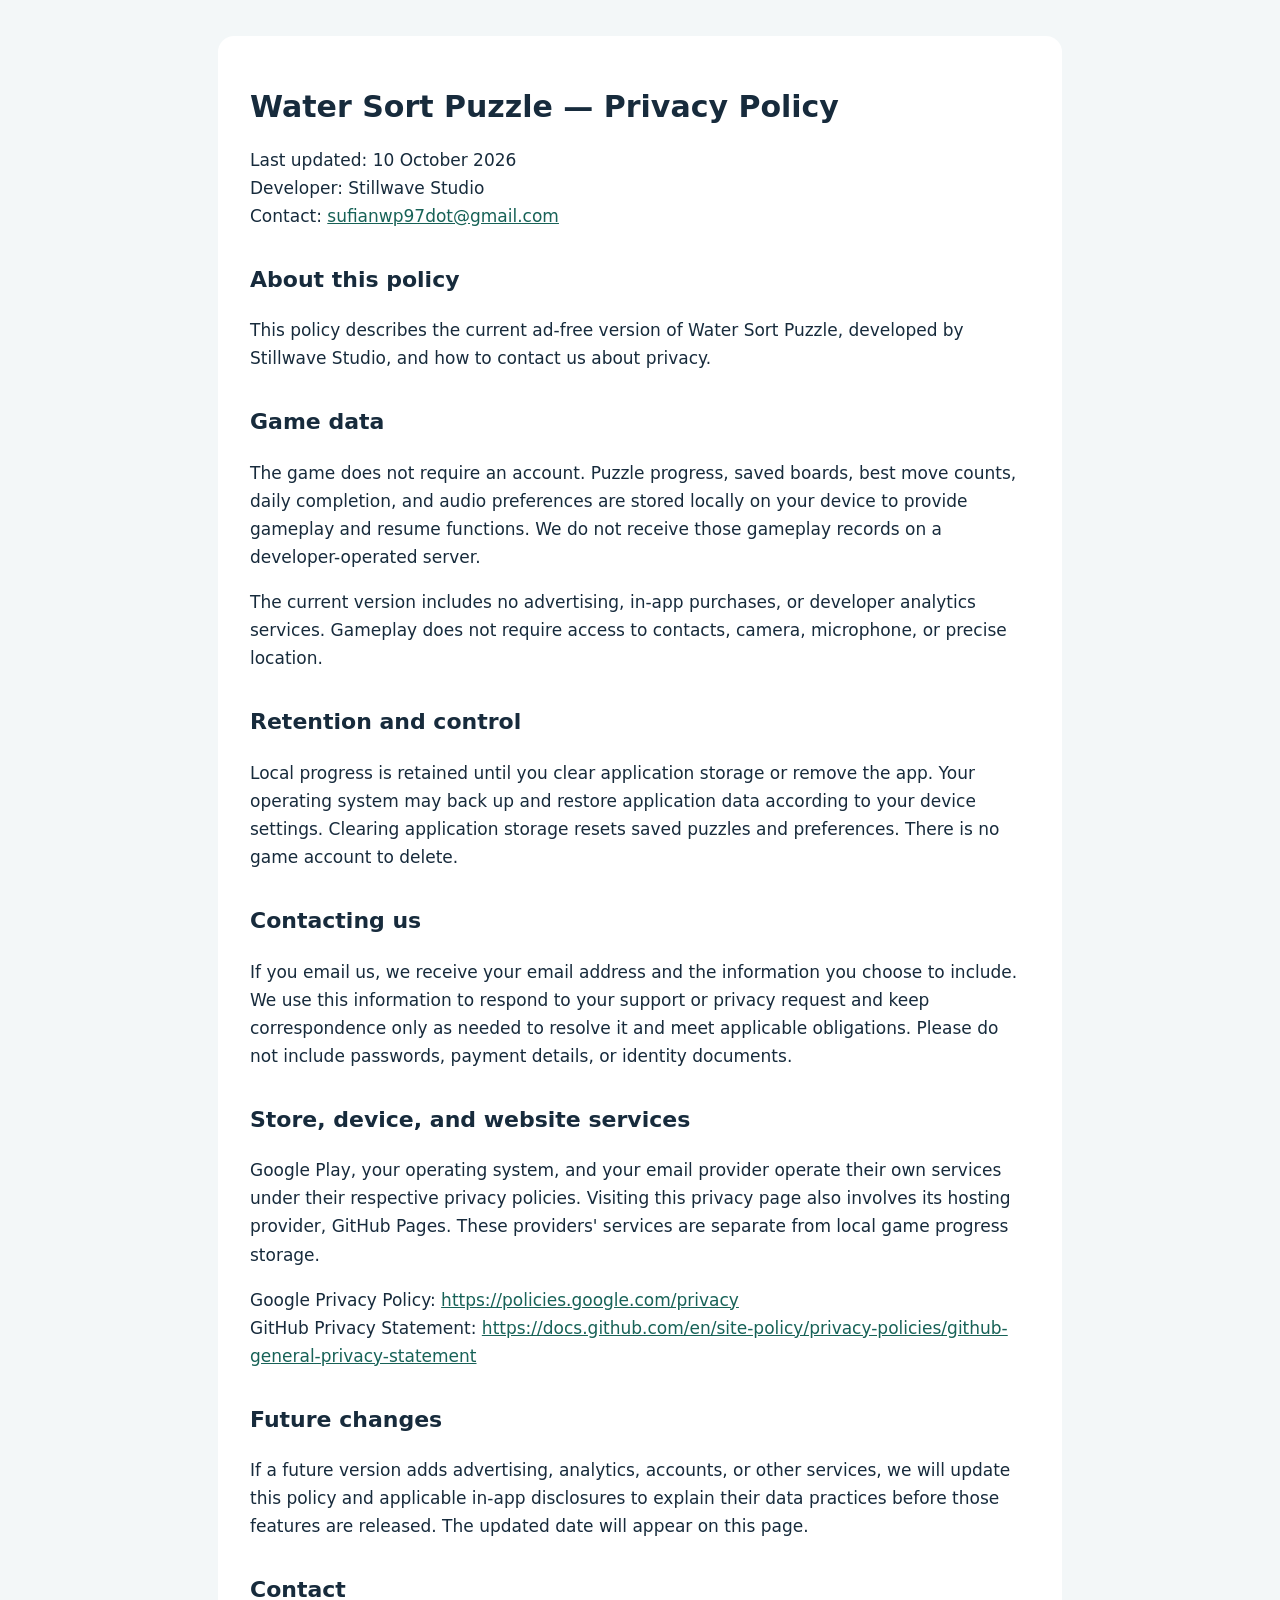
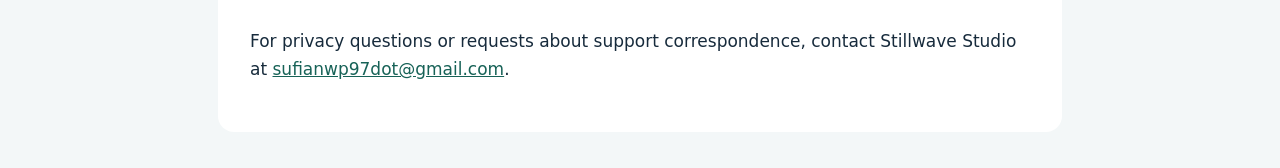
<file: watersort-privacy/index.html>
<!doctype html>
<html lang="en"><head><meta charset="utf-8"><meta name="viewport" content="width=device-width,initial-scale=1"><title>Privacy Policy | Water Sort Puzzle — Stillwave Studio</title><style>body{margin:0;background:#f3f7f8;color:#172b3c;font:17px/1.65 system-ui,sans-serif}main{max-width:780px;margin:36px auto;padding:32px;background:white;border-radius:16px}h1{font-size:30px;line-height:1.25}h2{font-size:22px;margin-top:32px}p,a{overflow-wrap:anywhere}a{color:#176257}@media(max-width:600px){main{margin:0;border-radius:0;padding:24px}}</style></head><body><main><h1>Water Sort Puzzle — Privacy Policy</h1>
<p>Last updated: 10 October 2026<br>Developer: Stillwave Studio<br>Contact: <a href="mailto:sufianwp97dot@gmail.com">sufianwp97dot@gmail.com</a></p>
<h2>About this policy</h2>
<p>This policy describes the current ad-free version of Water Sort Puzzle, developed by Stillwave Studio, and how to contact us about privacy.</p>
<h2>Game data</h2>
<p>The game does not require an account. Puzzle progress, saved boards, best move counts, daily completion, and audio preferences are stored locally on your device to provide gameplay and resume functions. We do not receive those gameplay records on a developer-operated server.</p>
<p>The current version includes no advertising, in-app purchases, or developer analytics services. Gameplay does not require access to contacts, camera, microphone, or precise location.</p>
<h2>Retention and control</h2>
<p>Local progress is retained until you clear application storage or remove the app. Your operating system may back up and restore application data according to your device settings. Clearing application storage resets saved puzzles and preferences. There is no game account to delete.</p>
<h2>Contacting us</h2>
<p>If you email us, we receive your email address and the information you choose to include. We use this information to respond to your support or privacy request and keep correspondence only as needed to resolve it and meet applicable obligations. Please do not include passwords, payment details, or identity documents.</p>
<h2>Store, device, and website services</h2>
<p>Google Play, your operating system, and your email provider operate their own services under their respective privacy policies. Visiting this privacy page also involves its hosting provider, GitHub Pages. These providers&#x27; services are separate from local game progress storage.</p>
<p>Google Privacy Policy: <a href="https://policies.google.com/privacy">https://policies.google.com/privacy</a><br>GitHub Privacy Statement: <a href="https://docs.github.com/en/site-policy/privacy-policies/github-general-privacy-statement">https://docs.github.com/en/site-policy/privacy-policies/github-general-privacy-statement</a></p>
<h2>Future changes</h2>
<p>If a future version adds advertising, analytics, accounts, or other services, we will update this policy and applicable in-app disclosures to explain their data practices before those features are released. The updated date will appear on this page.</p>
<h2>Contact</h2>
<p>For privacy questions or requests about support correspondence, contact Stillwave Studio at <a href="mailto:sufianwp97dot@gmail.com">sufianwp97dot@gmail.com</a>.<br></p></main></body></html>
</file>
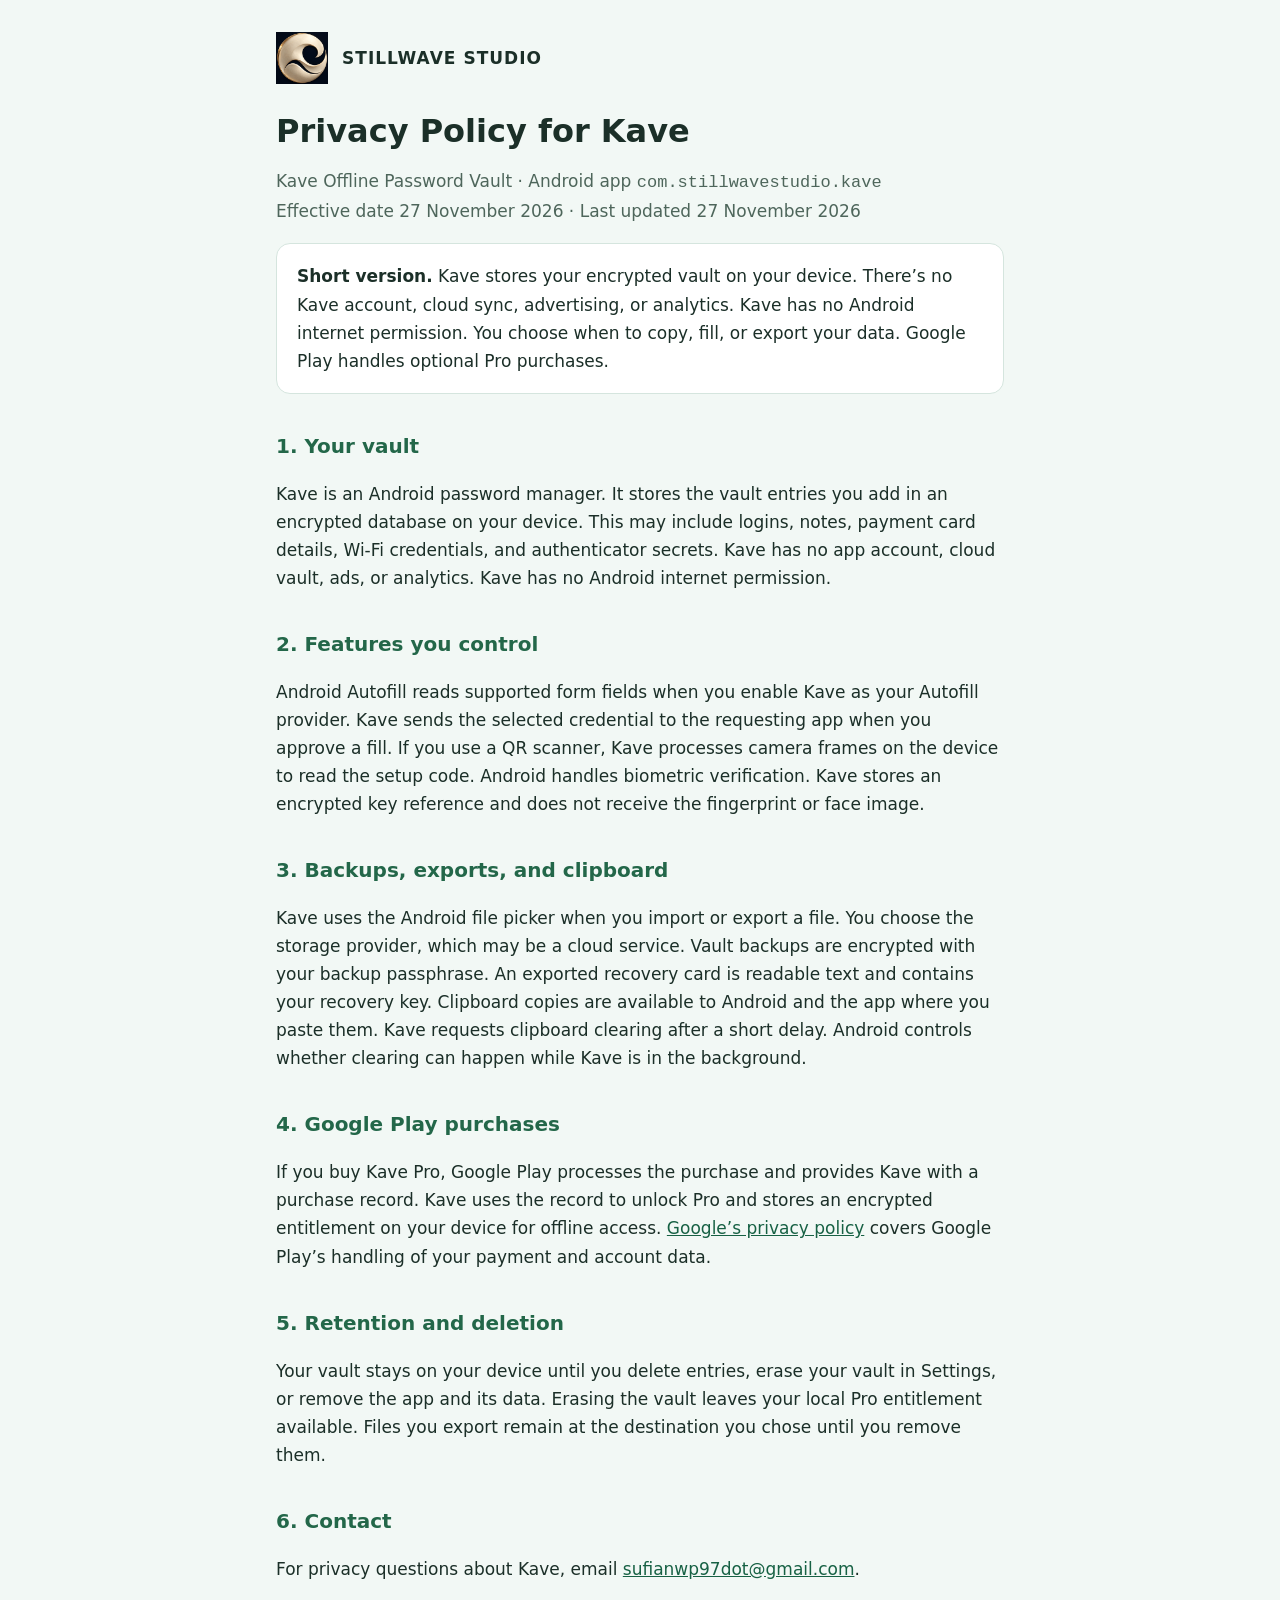
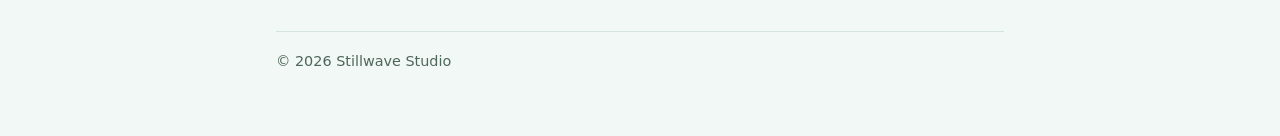
<file: kave/privacy.html>
<!doctype html>
<html lang="en">
<head>
<meta charset="utf-8">
<meta name="viewport" content="width=device-width, initial-scale=1">
<title>Kave Privacy Policy</title>
<meta name="description" content="Privacy Policy for Kave Offline Password Vault by Stillwave Studio.">
<link rel="icon" href="../images/logo-180.png">
<style>
:root {
  --bg: #0b1514;
  --card: #122420;
  --line: #2f4b44;
  --text: #edf7f3;
  --muted: #aabfb7;
  --gold: #92dfb9;
  --accent: #9aefc4;
}
@media (prefers-color-scheme: light) {
  :root:not([data-theme="dark"]) {
    --bg: #f2f8f5;
    --card: #ffffff;
    --line: #d5e5de;
    --text: #1b2f28;
    --muted: #4e665b;
    --gold: #236749;
    --accent: #176144;
  }
}
* { box-sizing: border-box; }
html { -webkit-text-size-adjust: 100%; }
body {
  margin: 0;
  background: var(--bg);
  color: var(--text);
  font: 17px/1.65 system-ui, -apple-system, "Segoe UI", Roboto, "Noto Sans", "Noto Sans Bengali", sans-serif;
}
.wrap { max-width: 760px; margin: 0 auto; padding: 32px 16px 64px; }
header.site { display: flex; align-items: center; gap: 14px; margin-bottom: 28px; }
header.site img { width: 52px; height: 52px; }
header.site a { color: var(--text); text-decoration: none; font-weight: 700; letter-spacing: 0.06em; }
h1 { font-size: 2rem; line-height: 1.2; margin: 0 0 6px; }
h2 { font-size: 1.25rem; margin: 36px 0 8px; color: var(--gold); }
p, li { color: var(--text); }
.muted { color: var(--muted); }
a { color: var(--accent); }
ul { padding-left: 1.2em; }
li { margin: 4px 0; }
.card {
  background: var(--card);
  border: 1px solid var(--line);
  border-radius: 14px;
  padding: 18px 20px;
  margin: 18px 0;
}
footer { margin-top: 48px; padding-top: 18px; border-top: 1px solid var(--line); color: var(--muted); font-size: 0.9rem; }
code, a { overflow-wrap: anywhere; }
</style>
</head>
<body>
<main class="wrap">
  <header class="site">
    <img src="../images/logo-180.png" alt="">
    <a href="https://asufian97.github.io/">STILLWAVE STUDIO</a>
  </header>

  <h1>Privacy Policy for Kave</h1>
  <p class="muted">Kave Offline Password Vault · Android app <code>com.stillwavestudio.kave</code><br>
  Effective date 27 November 2026 · Last updated 27 November 2026</p>

  <div class="card">
    <strong>Short version.</strong> Kave stores your encrypted vault on your device. There’s no Kave account,
    cloud sync, advertising, or analytics. Kave has no Android internet permission. You choose when to copy,
    fill, or export your data. Google Play handles optional Pro purchases.
  </div>

  <section>
    <h2>1. Your vault</h2>
    <p>Kave is an Android password manager. It stores the vault entries you add in an encrypted database on your device. This may include logins, notes, payment card details, Wi-Fi credentials, and authenticator secrets. Kave has no app account, cloud vault, ads, or analytics. Kave has no Android internet permission.</p>
  </section>

  <section>
    <h2>2. Features you control</h2>
    <p>Android Autofill reads supported form fields when you enable Kave as your Autofill provider. Kave sends the selected credential to the requesting app when you approve a fill. If you use a QR scanner, Kave processes camera frames on the device to read the setup code. Android handles biometric verification. Kave stores an encrypted key reference and does not receive the fingerprint or face image.</p>
  </section>

  <section>
    <h2>3. Backups, exports, and clipboard</h2>
    <p>Kave uses the Android file picker when you import or export a file. You choose the storage provider, which may be a cloud service. Vault backups are encrypted with your backup passphrase. An exported recovery card is readable text and contains your recovery key. Clipboard copies are available to Android and the app where you paste them. Kave requests clipboard clearing after a short delay. Android controls whether clearing can happen while Kave is in the background.</p>
  </section>

  <section>
    <h2>4. Google Play purchases</h2>
    <p>If you buy Kave Pro, Google Play processes the purchase and provides Kave with a purchase record. Kave uses the record to unlock Pro and stores an encrypted entitlement on your device for offline access. <a href="https://policies.google.com/privacy">Google’s privacy policy</a> covers Google Play’s handling of your payment and account data.</p>
  </section>

  <section>
    <h2>5. Retention and deletion</h2>
    <p>Your vault stays on your device until you delete entries, erase your vault in Settings, or remove the app and its data. Erasing the vault leaves your local Pro entitlement available. Files you export remain at the destination you chose until you remove them.</p>
  </section>

  <section>
    <h2>6. Contact</h2>
    <p>For privacy questions about Kave, email <a href="mailto:sufianwp97dot@gmail.com">sufianwp97dot@gmail.com</a>.</p>
  </section>

  <footer>© 2026 Stillwave Studio</footer>
</main>
</body>
</html>
</file>
<file: assets/css/style.css>
:root,
:root[data-theme="dark"] {
  --bg: #050b1a;
  --bg-horizon: #0d1c3d;
  --surface: #0c152c;
  --surface-hover: #111e3d;
  --surface-elevated: rgba(10, 19, 40, 0.88);
  --text: #f5efe3;
  --text-muted: #bbc4d9;
  --accent: #e5c378;
  --accent-strong: #f3d794;
  --cta-bg: #e5c378;
  --cta-bg-hover: #f2d590;
  --cta-text: #151005;
  --control-bg: #101b37;
  --control-bg-hover: #17264b;
  --control-border: #6f7f9f;
  --divider: #243356;
  --focus-ring: #f7dfa4;
  --shadow-bar: 0 14px 34px rgba(0, 0, 0, 0.46);
  --shadow-lift: 0 18px 38px rgba(0, 0, 0, 0.42);
  --pedestal-glow: rgba(229, 195, 120, 0.22);
}

:root[data-theme="light"] {
  --bg: #f5efe3;
  --bg-horizon: #ebe1cd;
  --surface: #fffcf6;
  --surface-hover: #faf3e6;
  --surface-elevated: rgba(255, 252, 246, 0.9);
  --text: #10192d;
  --text-muted: #3d475e;
  --accent: #73520e;
  --accent-strong: #573d08;
  --cta-bg: #10192d;
  --cta-bg-hover: #1c2b4b;
  --cta-text: #f5efe3;
  --control-bg: #efe7d6;
  --control-bg-hover: #e5dac3;
  --control-border: #6b6457;
  --divider: #d4c9b4;
  --focus-ring: #153e75;
  --shadow-bar: 0 12px 28px rgba(16, 25, 45, 0.1);
  --shadow-lift: 0 16px 32px rgba(16, 25, 45, 0.12);
  --pedestal-glow: rgba(115, 82, 14, 0.14);
}

:root {
  --r-xl: 24px;
  --r-lg: 18px;
  --r-md: 12px;
  --r-pill: 999px;
  --ease-out: cubic-bezier(0.16, 1, 0.3, 1);
  --font-serif: "Cormorant Garamond", Georgia, serif;
  --font-sans: "Plus Jakarta Sans", system-ui, -apple-system, "Segoe UI", sans-serif;
}

*, *::before, *::after {
  box-sizing: border-box;
}

html {
  scroll-behavior: smooth;
  background-color: var(--bg);
  color: var(--text);
  -webkit-text-size-adjust: 100%;
}

body {
  margin: 0;
  min-height: 100vh;
  font-family: var(--font-sans);
  font-size: 1rem;
  line-height: 1.6;
  color: var(--text);
  background: linear-gradient(180deg, var(--bg-horizon) 0%, var(--bg) 560px);
  overflow-x: hidden;
}

a[href],
button:not(:disabled),
summary,
select:not(:disabled),
label[for],
[role="button"]:not([aria-disabled="true"]),
[role="tab"]:not([aria-disabled="true"]) {
  cursor: pointer;
}

button:disabled,
select:disabled,
input:disabled,
[aria-disabled="true"] {
  cursor: not-allowed;
  opacity: 0.55;
}

:focus-visible {
  outline: 2.5px solid var(--focus-ring);
  outline-offset: 3px;
}

.skip-link {
  position: fixed;
  top: -100px;
  left: 16px;
  z-index: 120;
  min-height: 44px;
  padding: 10px 18px;
  border-radius: var(--r-md);
  background: var(--cta-bg);
  color: var(--cta-text);
  font-weight: 700;
  text-decoration: none;
  display: inline-flex;
  align-items: center;
}

.skip-link:focus {
  top: 16px;
}

#webgl-canvas {
  position: fixed;
  inset: 0;
  width: 100%;
  height: 100%;
  z-index: 0;
  pointer-events: none;
  display: block;
}

.site-shell {
  position: relative;
  z-index: 2;
}

.container {
  width: min(1220px, calc(100% - 32px));
  margin: 0 auto;
}

.scroll-progress {
  position: fixed;
  top: 0;
  left: 0;
  width: 100%;
  height: 3px;
  z-index: 90;
  transform-origin: 0 50%;
  transform: scaleX(0);
  background: var(--accent);
  pointer-events: none;
}

.site-header {
  position: sticky;
  top: 10px;
  z-index: 60;
  padding: 10px 16px 0;
}

/* Glassmorphism surface 1 of 2 (R-10 dose cap) */
.nav-bar {
  max-width: 1220px;
  margin: 0 auto;
  display: flex;
  align-items: center;
  justify-content: space-between;
  gap: 10px;
  padding: 8px 12px;
  border-radius: var(--r-lg);
  background: var(--surface-elevated);
  border: 1px solid var(--control-border);
  backdrop-filter: blur(14px);
  -webkit-backdrop-filter: blur(14px);
  box-shadow: var(--shadow-bar);
}

.brand {
  display: inline-flex;
  align-items: center;
  gap: 8px;
  flex-shrink: 0;
  min-height: 44px;
  padding: 4px 6px 4px 4px;
  border-radius: var(--r-md);
  text-decoration: none;
  color: var(--text);
}

.brand:active {
  transform: scale(0.98);
}

.brand-mark {
  width: 34px;
  height: 34px;
  border-radius: 50%;
  object-fit: contain;
  transition: transform 0.35s var(--ease-out);
}

.brand:hover .brand-mark {
  transform: rotate(-10deg) scale(1.05);
}

.brand-name {
  font-family: var(--font-serif);
  font-weight: 700;
  font-size: 1.12rem;
  letter-spacing: 0.02em;
  white-space: nowrap;
}

.nav-links {
  display: none;
  align-items: center;
  gap: 8px;
}

.nav-link {
  display: inline-flex;
  align-items: center;
  min-height: 44px;
  padding: 8px 14px;
  border-radius: var(--r-md);
  color: var(--text-muted);
  text-decoration: none;
  font-size: 0.92rem;
  font-weight: 600;
  transition: color 0.2s ease, background-color 0.2s ease;
}

.nav-link:hover {
  color: var(--text);
  background: var(--control-bg-hover);
}

.nav-link:active {
  transform: scale(0.98);
}

.nav-actions {
  display: flex;
  align-items: center;
  gap: 8px;
}

.ctrl-btn {
  appearance: none;
  display: inline-flex;
  align-items: center;
  justify-content: center;
  gap: 6px;
  min-height: 44px;
  min-width: 44px;
  padding: 8px 13px;
  border-radius: var(--r-md);
  background: var(--control-bg);
  border: 1px solid var(--control-border);
  color: var(--text);
  font-family: var(--font-sans);
  font-size: 0.85rem;
  font-weight: 600;
  transition: background-color 0.2s ease, border-color 0.2s ease, transform 0.15s ease;
}

.ctrl-btn:hover {
  background: var(--control-bg-hover);
  border-color: var(--accent);
}

.ctrl-btn:active {
  transform: scale(0.97);
}

.ctrl-btn[aria-pressed="true"] {
  border-color: var(--accent);
  color: var(--accent-strong);
}

.desktop-only-ctrl {
  display: none;
}

.mobile-menu-btn {
  display: inline-flex;
}

.mobile-drawer {
  display: none;
  max-width: 1220px;
  margin: 8px auto 0;
  padding: 14px;
  border-radius: var(--r-lg);
  background: var(--surface);
  border: 1px solid var(--control-border);
  box-shadow: var(--shadow-bar);
}

.mobile-drawer.is-open {
  display: grid;
  gap: 8px;
}

.mobile-drawer-links {
  display: grid;
  gap: 6px;
}

.mobile-drawer-controls {
  display: flex;
  flex-wrap: wrap;
  gap: 8px;
  padding-top: 10px;
  border-top: 1px solid var(--divider);
}

.hero-section {
  padding: 36px 0 40px;
}

.hero-grid {
  display: grid;
  grid-template-columns: 1fr;
  gap: 28px;
  align-items: center;
}

.hero-title {
  margin: 0 0 16px;
  font-family: var(--font-serif);
  font-weight: 700;
  font-size: clamp(2.35rem, 6vw, 4.5rem);
  line-height: 1.04;
  letter-spacing: -0.015em;
}

.hero-title em {
  font-style: italic;
  color: var(--accent);
}

.hero-lead {
  margin: 0 0 24px;
  max-width: 58ch;
  font-size: clamp(1rem, 1.35vw, 1.15rem);
  color: var(--text-muted);
}

.hero-actions {
  display: flex;
  flex-wrap: wrap;
  gap: 12px;
  align-items: center;
  margin-bottom: 28px;
}

.btn-primary {
  display: inline-flex;
  align-items: center;
  justify-content: center;
  min-height: 46px;
  padding: 11px 24px;
  border-radius: var(--r-pill);
  background: var(--cta-bg);
  color: var(--cta-text);
  font-weight: 700;
  font-size: 0.96rem;
  text-decoration: none;
  border: 1px solid transparent;
  transition: background-color 0.2s ease, transform 0.15s ease;
}

.btn-primary:hover {
  background: var(--cta-bg-hover);
  transform: translateY(-1px);
}

.btn-primary:active {
  transform: scale(0.98);
}

.btn-secondary {
  display: inline-flex;
  align-items: center;
  justify-content: center;
  min-height: 46px;
  padding: 11px 20px;
  border-radius: var(--r-md);
  background: var(--control-bg);
  border: 1px solid var(--control-border);
  color: var(--text);
  font-weight: 600;
  font-size: 0.94rem;
  text-decoration: none;
  transition: background-color 0.2s ease, border-color 0.2s ease, transform 0.15s ease;
}

.btn-secondary:hover {
  background: var(--control-bg-hover);
  border-color: var(--accent);
}

.btn-secondary:active {
  transform: scale(0.98);
}

.hero-metrics {
  display: grid;
  grid-template-columns: repeat(3, minmax(0, 1fr));
  gap: 14px;
  max-width: 500px;
  padding-top: 20px;
  border-top: 1px solid var(--divider);
}

.metric-value {
  font-family: var(--font-serif);
  font-size: clamp(1.75rem, 3vw, 2.3rem);
  font-weight: 700;
  line-height: 1.05;
  color: var(--text);
}

.metric-label {
  font-size: 0.82rem;
  font-weight: 600;
  color: var(--text-muted);
  margin-top: 3px;
}

.orbital-emblem-card {
  width: 100%;
  max-width: 500px;
  padding: 20px;
  border-radius: var(--r-xl);
  background: var(--surface);
  border: 1px solid var(--control-border);
  transform-style: preserve-3d;
  transition: transform 0.2s ease-out;
}

.emblem-top {
  display: flex;
  align-items: center;
  justify-content: space-between;
  margin-bottom: 14px;
  font-size: 0.82rem;
  font-weight: 600;
  color: var(--text-muted);
}

.emblem-hero-banner {
  border-radius: var(--r-lg);
  overflow: hidden;
  border: 1px solid var(--divider);
  margin-bottom: 14px;
}

.emblem-hero-banner img {
  display: block;
  width: 100%;
  height: auto;
  aspect-ratio: 1672 / 941;
  object-fit: cover;
}

.floating-icon-strip {
  display: flex;
  flex-wrap: wrap;
  align-items: center;
  justify-content: space-between;
  gap: 8px;
}

.mini-dock-icon {
  width: 48px;
  height: 48px;
  min-width: 44px;
  min-height: 44px;
  border-radius: var(--r-md);
  overflow: hidden;
  border: 1px solid var(--control-border);
  background: var(--control-bg);
  padding: 0;
  transition: transform 0.22s var(--ease-out), border-color 0.2s ease;
}

.mini-dock-icon img {
  width: 100%;
  height: 100%;
  object-fit: cover;
  display: block;
}

.mini-dock-icon:hover {
  transform: translateY(-4px);
  border-color: var(--accent);
}

.mini-dock-icon:active {
  transform: scale(0.96);
}

.marquee-band {
  padding: 14px 0;
  border-top: 1px solid var(--divider);
  border-bottom: 1px solid var(--divider);
  background: var(--surface);
  overflow: hidden;
}

.marquee-track {
  display: flex;
  width: max-content;
  gap: 32px;
  animation: marqueeScroll 34s linear infinite;
}

.marquee-band:hover .marquee-track,
[data-motion="paused"] .marquee-track {
  animation-play-state: paused;
}

.marquee-item {
  display: inline-flex;
  align-items: center;
  gap: 28px;
  font-size: 0.9rem;
  font-weight: 600;
  color: var(--text-muted);
  white-space: nowrap;
}

.marquee-sep {
  color: var(--accent);
  font-weight: 700;
}

@keyframes marqueeScroll {
  0% { transform: translate3d(0, 0, 0); }
  100% { transform: translate3d(-50%, 0, 0); }
}

.spotlight-section {
  padding: 48px 0 28px;
}

.section-head {
  display: flex;
  flex-wrap: wrap;
  align-items: flex-end;
  justify-content: space-between;
  gap: 16px;
  margin-bottom: 24px;
}

.section-title {
  margin: 0;
  font-family: var(--font-serif);
  font-size: clamp(1.9rem, 3.6vw, 2.85rem);
  font-weight: 700;
  line-height: 1.1;
}

.section-title em {
  font-style: italic;
  color: var(--accent);
}

.section-sub {
  margin: 6px 0 0;
  color: var(--text-muted);
  font-size: 0.98rem;
  max-width: 56ch;
}

.spotlight-controls {
  display: flex;
  flex-wrap: wrap;
  align-items: center;
  gap: 8px;
}

.spotlight-tabs {
  display: flex;
  flex-wrap: wrap;
  gap: 8px;
}

.spot-tab {
  position: relative;
  overflow: hidden;
  appearance: none;
  min-height: 44px;
  padding: 9px 16px;
  border-radius: var(--r-md);
  background: var(--control-bg);
  border: 1px solid var(--control-border);
  color: var(--text-muted);
  font-family: var(--font-sans);
  font-size: 0.88rem;
  font-weight: 600;
  transition: background-color 0.2s ease, color 0.2s ease, border-color 0.2s ease;
}

.spot-tab:hover {
  color: var(--text);
  background: var(--control-bg-hover);
}

.spot-tab:active {
  transform: scale(0.98);
}

.spot-tab.is-active {
  color: var(--text);
  background: var(--surface);
  border-color: var(--accent);
}

.spot-progress {
  position: absolute;
  left: 0;
  bottom: 0;
  height: 3px;
  width: 100%;
  background: var(--accent);
  transform-origin: left center;
  transform: scaleX(0);
}

.spotlight-stage {
  border-radius: var(--r-xl);
  background: var(--surface);
  border: 1px solid var(--control-border);
  padding: clamp(20px, 3.5vw, 38px);
}

.spotlight-slide {
  display: none;
  grid-template-columns: 1fr;
  gap: 20px;
  align-items: center;
}

.spotlight-slide.is-active {
  display: grid;
  animation: slideFadeIn 0.4s var(--ease-out);
}

@keyframes slideFadeIn {
  from { opacity: 0; transform: translateY(8px); }
  to { opacity: 1; transform: translateY(0); }
}

/* Single permitted focal glow accent (R-13 dose cap) */
.spot-icon-pedestal {
  width: 112px;
  height: 112px;
  border-radius: 26px;
  display: flex;
  align-items: center;
  justify-content: center;
  box-shadow: 0 0 36px var(--pedestal-glow);
}

.spot-icon-pedestal img {
  width: 112px;
  height: 112px;
  border-radius: 26px;
  object-fit: cover;
  border: 1px solid var(--control-border);
}

.spot-meta {
  display: flex;
  flex-wrap: wrap;
  align-items: center;
  gap: 8px;
  margin-bottom: 8px;
}

.meta-label {
  font-size: 0.82rem;
  font-weight: 700;
  color: var(--accent);
}

.meta-sep {
  color: var(--text-muted);
}

.meta-detail {
  font-size: 0.84rem;
  color: var(--text-muted);
}

.spot-title {
  margin: 0 0 8px;
  font-family: var(--font-serif);
  font-size: clamp(1.65rem, 2.8vw, 2.25rem);
  font-weight: 700;
  line-height: 1.15;
}

.spot-desc {
  margin: 0 0 18px;
  max-width: 64ch;
  color: var(--text-muted);
}

.spot-actions {
  display: flex;
  flex-wrap: wrap;
  align-items: center;
  gap: 12px;
}

.catalog-section {
  padding: 40px 0 56px;
}

/* Glassmorphism surface 2 of 2 (R-10 dose cap) */
.catalog-toolbar {
  display: flex;
  flex-direction: column;
  align-items: stretch;
  gap: 12px;
  padding: 14px;
  margin-bottom: 24px;
  border-radius: var(--r-lg);
  background: var(--surface-elevated);
  border: 1px solid var(--control-border);
  backdrop-filter: blur(14px);
  -webkit-backdrop-filter: blur(14px);
  box-shadow: var(--shadow-bar);
}

.filter-group {
  display: flex;
  flex-wrap: wrap;
  gap: 8px;
  align-items: center;
}

.filter-btn {
  appearance: none;
  min-height: 44px;
  padding: 8px 15px;
  border-radius: var(--r-md);
  background: var(--control-bg);
  border: 1px solid var(--control-border);
  color: var(--text);
  font-family: var(--font-sans);
  font-size: 0.88rem;
  font-weight: 600;
  display: inline-flex;
  align-items: center;
  gap: 6px;
  transition: background-color 0.2s ease, border-color 0.2s ease, transform 0.15s ease;
}

.filter-btn:hover {
  background: var(--control-bg-hover);
  border-color: var(--accent);
}

.filter-btn:active {
  transform: scale(0.98);
}

.filter-btn.is-active {
  background: var(--cta-bg);
  color: var(--cta-text);
  border-color: var(--cta-bg);
}

.filter-count {
  font-size: 0.78rem;
  opacity: 0.88;
}

.toolbar-right {
  display: flex;
  flex-wrap: wrap;
  align-items: center;
  gap: 10px;
}

.search-field {
  display: flex;
  flex-wrap: wrap;
  align-items: center;
  gap: 8px;
  flex: 1 1 240px;
}

.search-label {
  font-size: 0.85rem;
  font-weight: 600;
  color: var(--text);
}

.search-input {
  flex: 1 1 180px;
  min-height: 44px;
  padding: 9px 14px;
  border-radius: var(--r-md);
  border: 1px solid var(--control-border);
  background: var(--surface);
  color: var(--text);
  font-family: var(--font-sans);
  font-size: 0.92rem;
}

.search-input::placeholder {
  color: var(--text-muted);
}

.search-input:focus-visible {
  border-color: var(--accent);
}

.view-toggle {
  display: inline-flex;
  gap: 6px;
}

.view-btn {
  appearance: none;
  min-height: 44px;
  min-width: 68px;
  padding: 8px 14px;
  border-radius: var(--r-md);
  background: var(--control-bg);
  border: 1px solid var(--control-border);
  color: var(--text);
  font-family: var(--font-sans);
  font-size: 0.84rem;
  font-weight: 600;
  transition: background-color 0.2s ease, border-color 0.2s ease;
}

.view-btn:hover {
  background: var(--control-bg-hover);
}

.view-btn:active {
  transform: scale(0.98);
}

.view-btn.is-active {
  border-color: var(--accent);
  color: var(--accent-strong);
  background: var(--surface);
}

.catalog-status {
  margin: 0 0 18px;
  font-size: 0.9rem;
  color: var(--text-muted);
}

.category-block {
  margin-bottom: 48px;
}

.category-block:last-of-type {
  margin-bottom: 0;
}

.category-banner {
  display: flex;
  flex-wrap: wrap;
  align-items: baseline;
  justify-content: space-between;
  gap: 10px;
  padding-bottom: 12px;
  margin-bottom: 20px;
  border-bottom: 1px solid var(--divider);
}

.category-heading {
  margin: 0;
  font-family: var(--font-serif);
  font-size: clamp(1.55rem, 2.6vw, 2.05rem);
  font-weight: 700;
}

.category-caption {
  font-size: 0.9rem;
  color: var(--text-muted);
}

.showcase-grid {
  display: grid;
  grid-template-columns: 1fr;
  gap: 18px;
}

.showcase-card {
  --rx: 0deg;
  --ry: 0deg;
  position: relative;
  display: flex;
  flex-direction: column;
  justify-content: space-between;
  padding: 20px;
  border-radius: var(--r-lg);
  background: var(--surface);
  border: 1px solid var(--control-border);
  transform: perspective(1000px) rotateX(var(--rx)) rotateY(var(--ry));
  transition: transform 0.18s ease-out, border-color 0.25s ease, background-color 0.25s ease, box-shadow 0.25s ease;
}

.showcase-card:hover {
  border-color: var(--accent);
  background: var(--surface-hover);
  box-shadow: var(--shadow-lift);
}

.card-top {
  display: flex;
  align-items: flex-start;
  gap: 16px;
  margin-bottom: 14px;
}

.card-icon-wrap {
  flex-shrink: 0;
  width: 72px;
  height: 72px;
  border-radius: 16px;
  transition: transform 0.28s var(--ease-out);
}

.showcase-card:hover .card-icon-wrap {
  transform: translateY(-3px) scale(1.03);
}

.card-icon-wrap img {
  width: 100%;
  height: 100%;
  border-radius: 16px;
  display: block;
  object-fit: cover;
  border: 1px solid var(--divider);
}

.card-header-meta {
  flex: 1;
  min-width: 0;
}

.card-genre {
  display: block;
  font-size: 0.8rem;
  font-weight: 700;
  color: var(--accent);
  margin-bottom: 4px;
}

.card-title {
  margin: 0;
  font-family: var(--font-serif);
  font-size: 1.42rem;
  font-weight: 700;
  line-height: 1.18;
  color: var(--text);
}

.card-intro {
  margin: 0 0 18px;
  color: var(--text-muted);
  font-size: 0.95rem;
  line-height: 1.6;
  flex: 1;
}

.card-footer {
  display: flex;
  flex-wrap: wrap;
  align-items: center;
  justify-content: space-between;
  gap: 10px;
  padding-top: 14px;
  border-top: 1px solid var(--divider);
}

.play-btn {
  display: inline-flex;
  align-items: center;
  justify-content: center;
  gap: 8px;
  min-height: 44px;
  padding: 9px 18px;
  border-radius: var(--r-pill);
  background: var(--cta-bg);
  color: var(--cta-text);
  font-weight: 700;
  font-size: 0.88rem;
  text-decoration: none;
  transition: background-color 0.2s ease, transform 0.15s ease;
}

.play-btn:hover {
  background: var(--cta-bg-hover);
  transform: translateY(-1px);
}

.play-btn:active {
  transform: scale(0.98);
}

.play-btn svg {
  width: 14px;
  height: 14px;
  flex-shrink: 0;
}

.soon-badge {
  display: inline-flex;
  align-items: center;
  min-height: 44px;
  padding: 8px 14px;
  border-radius: var(--r-md);
  font-size: 0.84rem;
  font-weight: 600;
  color: var(--text);
  background: var(--control-bg);
  border: 1px solid var(--control-border);
}

.privacy-link {
  display: inline-flex;
  align-items: center;
  gap: 6px;
  min-height: 44px;
  padding: 8px 12px;
  border-radius: var(--r-md);
  color: var(--text-muted);
  font-size: 0.88rem;
  font-weight: 600;
  text-decoration: underline;
  text-underline-offset: 3px;
  transition: color 0.2s ease, background-color 0.2s ease;
}

.privacy-link:hover {
  color: var(--text);
  background: var(--control-bg-hover);
}

.privacy-link:active {
  transform: scale(0.98);
}

.catalog-section.is-runway .showcase-grid {
  grid-template-columns: 1fr;
  gap: 14px;
}

.showcase-card.is-hidden-card {
  display: none !important;
}

.empty-state {
  display: none;
  text-align: center;
  padding: 40px 20px;
  border-radius: var(--r-lg);
  border: 1px solid var(--control-border);
  background: var(--surface);
}

.empty-state.is-visible {
  display: block;
}

/* Asymmetric two-column editorial ethos section (R-05 varied section rhythm) */
.ethos-section {
  padding: 36px 0 64px;
}

.ethos-split {
  display: grid;
  grid-template-columns: 1fr;
  gap: 28px;
  padding: clamp(22px, 4vw, 40px);
  border-radius: var(--r-xl);
  background: var(--surface);
  border: 1px solid var(--control-border);
}

.ethos-lead-quote {
  margin: 12px 0 0;
  font-family: var(--font-serif);
  font-size: clamp(1.35rem, 2.2vw, 1.75rem);
  line-height: 1.38;
  color: var(--text-muted);
}

.ethos-list {
  display: grid;
  gap: 20px;
  margin: 0;
  padding: 0;
  list-style: none;
}

.ethos-item {
  padding-bottom: 20px;
  border-bottom: 1px solid var(--divider);
}

.ethos-item:last-child {
  padding-bottom: 0;
  border-bottom: none;
}

.ethos-item h3 {
  margin: 0 0 6px;
  font-family: var(--font-serif);
  font-size: 1.38rem;
  color: var(--text);
}

.ethos-item p {
  margin: 0;
  color: var(--text-muted);
  font-size: 0.96rem;
}

[data-reveal] {
  opacity: 0;
  transform: translateY(18px);
  transition: opacity 0.55s var(--ease-out), transform 0.55s var(--ease-out);
}

[data-reveal].is-revealed,
[data-motion="paused"] [data-reveal] {
  opacity: 1;
  transform: translateY(0);
}

.site-footer {
  border-top: 1px solid var(--divider);
  background: var(--surface);
  padding: 40px 0;
}

.footer-inner {
  display: flex;
  flex-wrap: wrap;
  align-items: center;
  justify-content: space-between;
  gap: 20px;
}

.footer-brand {
  display: flex;
  align-items: center;
  gap: 14px;
}

.footer-brand img {
  width: 48px;
  height: 48px;
  object-fit: contain;
}

.footer-title {
  font-family: var(--font-serif);
  font-weight: 700;
  font-size: 1.25rem;
}

.footer-copy {
  color: var(--text-muted);
  font-size: 0.9rem;
}

.footer-contact {
  display: flex;
  flex-wrap: wrap;
  align-items: center;
  gap: 10px;
}

.email-link {
  display: inline-flex;
  align-items: center;
  min-height: 44px;
  padding: 9px 16px;
  border-radius: var(--r-md);
  background: var(--control-bg);
  border: 1px solid var(--control-border);
  color: var(--text);
  text-decoration: none;
  font-weight: 600;
  font-size: 0.92rem;
  transition: background-color 0.2s ease, border-color 0.2s ease;
}

.email-link:hover {
  background: var(--control-bg-hover);
  border-color: var(--accent);
}

.email-link:active {
  transform: scale(0.98);
}

.toast {
  position: fixed;
  bottom: 20px;
  right: 20px;
  z-index: 110;
  padding: 12px 18px;
  border-radius: var(--r-md);
  background: var(--surface);
  border: 2px solid var(--accent);
  color: var(--text);
  font-size: 0.9rem;
  font-weight: 600;
  box-shadow: var(--shadow-bar);
  transform: translateY(16px);
  opacity: 0;
  pointer-events: none;
  transition: opacity 0.25s ease, transform 0.25s var(--ease-out);
}

.toast.is-visible {
  transform: translateY(0);
  opacity: 1;
}

/* Tablet state (640px+): 2-column showcase grid and horizontal spotlight */
@media (min-width: 640px) {
  .container {
    width: min(1220px, calc(100% - 48px));
  }

  .spotlight-slide {
    grid-template-columns: auto 1fr;
    gap: 28px;
  }

  .showcase-grid {
    grid-template-columns: repeat(2, minmax(0, 1fr));
    gap: 20px;
  }

  /* Flagship cards span 2 columns in grid view for hierarchy variation (R-14) */
  .catalog-section:not(.is-runway) .showcase-card--featured {
    grid-column: span 2;
    display: grid;
    grid-template-columns: 1.15fr 1fr;
    gap: 22px;
    align-items: center;
  }

  .catalog-section:not(.is-runway) .showcase-card--featured .card-icon-wrap {
    width: 88px;
    height: 88px;
    border-radius: 20px;
  }

  .catalog-section:not(.is-runway) .showcase-card--featured .card-icon-wrap img {
    border-radius: 20px;
  }

  .catalog-section:not(.is-runway) .showcase-card--featured .card-intro {
    margin-bottom: 0;
  }

  .catalog-section:not(.is-runway) .showcase-card--featured .card-footer {
    border-top: none;
    padding-top: 0;
    justify-content: flex-start;
    gap: 14px;
    margin-top: 14px;
  }
}

/* Small laptop / landscape tablet state (960px+): desktop nav, split hero, toolbar row */
@media (min-width: 960px) {
  .nav-links {
    display: flex;
  }

  .desktop-only-ctrl {
    display: inline-flex;
  }

  .mobile-menu-btn,
  .mobile-drawer {
    display: none !important;
  }

  .hero-section {
    padding: 56px 0 52px;
  }

  .hero-grid {
    grid-template-columns: 1.18fr 0.82fr;
    gap: 44px;
  }

  .orbital-emblem-card {
    margin-left: auto;
  }

  .catalog-toolbar {
    position: sticky;
    top: 76px;
    z-index: 40;
    flex-direction: row;
    align-items: center;
    justify-content: space-between;
  }

  .toolbar-right {
    flex: 0 1 auto;
  }

  .ethos-split {
    grid-template-columns: 0.95fr 1.05fr;
    gap: 44px;
    align-items: start;
  }

  .catalog-section.is-runway .showcase-card {
    display: grid;
    grid-template-columns: minmax(250px, 1fr) 1.4fr auto;
    align-items: center;
    gap: 24px;
  }

  .catalog-section.is-runway .card-top,
  .catalog-section.is-runway .card-intro {
    margin-bottom: 0;
  }

  .catalog-section.is-runway .card-footer {
    border-top: none;
    padding-top: 0;
    justify-content: flex-end;
  }
}

/* Wide desktop state (1180px+): 3-column catalog grid with 2-col featured cards */
@media (min-width: 1180px) {
  .showcase-grid {
    grid-template-columns: repeat(3, minmax(0, 1fr));
    gap: 22px;
  }
}

@media (prefers-reduced-motion: reduce) {
  *, *::before, *::after {
    animation-duration: 0.01ms !important;
    animation-iteration-count: 1 !important;
    transition-duration: 0.01ms !important;
    scroll-behavior: auto !important;
  }
  .marquee-track {
    animation: none !important;
  }
  [data-reveal] {
    opacity: 1 !important;
    transform: none !important;
  }
}
</file>
<file: gotcha/style.css>
:root {
  --bg: #0b0f1e;
  --card: #151a30;
  --line: #2a3150;
  --text: #e9ecf7;
  --muted: #a7aecb;
  --gold: #e8c47a;
  --accent: #ffc93c;
}
@media (prefers-color-scheme: light) {
  :root:not([data-theme="dark"]) {
    --bg: #f6f4ef;
    --card: #ffffff;
    --line: #e4e0d6;
    --text: #1d2233;
    --muted: #5b6275;
    --gold: #9a7330;
    --accent: #b4811a;
  }
}
* { box-sizing: border-box; }
html { -webkit-text-size-adjust: 100%; }
body {
  margin: 0;
  background: var(--bg);
  color: var(--text);
  font: 17px/1.65 system-ui, -apple-system, "Segoe UI", Roboto, "Noto Sans", "Noto Sans Bengali", sans-serif;
}
.wrap { max-width: 760px; margin: 0 auto; padding: 32px 16px 64px; }
header.site { display: flex; align-items: center; gap: 14px; margin-bottom: 28px; }
header.site img { width: 52px; height: 52px; }
header.site a { color: var(--text); text-decoration: none; font-weight: 700; letter-spacing: 0.06em; }
h1 { font-size: 2rem; line-height: 1.2; margin: 0 0 6px; }
h2 { font-size: 1.25rem; margin: 36px 0 8px; color: var(--gold); }
h3 { font-size: 1.05rem; margin: 22px 0 6px; }
p, li { color: var(--text); }
.muted { color: var(--muted); }
a { color: var(--accent); }
ul { padding-left: 1.2em; }
li { margin: 4px 0; }
.card {
  background: var(--card);
  border: 1px solid var(--line);
  border-radius: 14px;
  padding: 18px 20px;
  margin: 18px 0;
}
.table-wrap { overflow-x: auto; }
table { border-collapse: collapse; width: 100%; font-size: 0.95rem; }
th, td { text-align: left; vertical-align: top; padding: 10px 8px; border-bottom: 1px solid var(--line); }
th { color: var(--muted); font-weight: 600; }
.hero { text-align: center; padding: 40px 0 10px; }
.hero img { width: 140px; height: 140px; }
.games { display: grid; gap: 16px; }
.game { display: flex; gap: 16px; align-items: center; }
.game .badge { font-size: 0.8rem; color: var(--muted); }
footer { margin-top: 48px; padding-top: 18px; border-top: 1px solid var(--line); color: var(--muted); font-size: 0.9rem; }
</file>
<file: paradoxpath-privacy/style.css>
:root {
  --bg: #0b0f1e;
  --card: #151a30;
  --line: #2a3150;
  --text: #e9ecf7;
  --muted: #a7aecb;
  --gold: #e8c47a;
  --accent: #ffc93c;
}
@media (prefers-color-scheme: light) {
  :root:not([data-theme="dark"]) {
    --bg: #f6f4ef;
    --card: #ffffff;
    --line: #e4e0d6;
    --text: #1d2233;
    --muted: #5b6275;
    --gold: #9a7330;
    --accent: #b4811a;
  }
}
* { box-sizing: border-box; }
html { -webkit-text-size-adjust: 100%; }
body {
  margin: 0;
  background: var(--bg);
  color: var(--text);
  font: 17px/1.65 system-ui, -apple-system, "Segoe UI", Roboto, "Noto Sans", "Noto Sans Bengali", sans-serif;
}
.wrap { max-width: 760px; margin: 0 auto; padding: 32px 16px 64px; }
header.site { display: flex; align-items: center; gap: 14px; margin-bottom: 28px; }
header.site img { width: 52px; height: 52px; }
header.site a { color: var(--text); text-decoration: none; font-weight: 700; letter-spacing: 0.06em; }
h1 { font-size: 2rem; line-height: 1.2; margin: 0 0 6px; }
h2 { font-size: 1.25rem; margin: 36px 0 8px; color: var(--gold); }
h3 { font-size: 1.05rem; margin: 22px 0 6px; }
p, li { color: var(--text); }
.muted { color: var(--muted); }
a { color: var(--accent); }
ul { padding-left: 1.2em; }
li { margin: 4px 0; }
.card {
  background: var(--card);
  border: 1px solid var(--line);
  border-radius: 14px;
  padding: 18px 20px;
  margin: 18px 0;
}
.table-wrap { overflow-x: auto; }
table { border-collapse: collapse; width: 100%; font-size: 0.95rem; }
th, td { text-align: left; vertical-align: top; padding: 10px 8px; border-bottom: 1px solid var(--line); }
th { color: var(--muted); font-weight: 600; }
.hero { text-align: center; padding: 40px 0 10px; }
.hero img { width: 140px; height: 140px; }
.games { display: grid; gap: 16px; }
.game { display: flex; gap: 16px; align-items: center; }
.game .badge { font-size: 0.8rem; color: var(--muted); }
footer { margin-top: 48px; padding-top: 18px; border-top: 1px solid var(--line); color: var(--muted); font-size: 0.9rem; }
</file>
<file: plotpin-privacy/style.css>
:root {
  --bg: #0b0f1e;
  --card: #151a30;
  --line: #2a3150;
  --text: #e9ecf7;
  --muted: #a7aecb;
  --gold: #e8c47a;
  --accent: #ffc93c;
}
@media (prefers-color-scheme: light) {
  :root:not([data-theme="dark"]) {
    --bg: #f6f4ef;
    --card: #ffffff;
    --line: #e4e0d6;
    --text: #1d2233;
    --muted: #5b6275;
    --gold: #9a7330;
    --accent: #b4811a;
  }
}
* { box-sizing: border-box; }
html { -webkit-text-size-adjust: 100%; }
body {
  margin: 0;
  background: var(--bg);
  color: var(--text);
  font: 17px/1.65 system-ui, -apple-system, "Segoe UI", Roboto, "Noto Sans", "Noto Sans Bengali", sans-serif;
}
.wrap { max-width: 760px; margin: 0 auto; padding: 32px 16px 64px; }
header.site { display: flex; align-items: center; gap: 14px; margin-bottom: 28px; }
header.site img { width: 52px; height: 52px; }
header.site a { color: var(--text); text-decoration: none; font-weight: 700; letter-spacing: 0.06em; }
h1 { font-size: 2rem; line-height: 1.2; margin: 0 0 6px; }
h2 { font-size: 1.25rem; margin: 36px 0 8px; color: var(--gold); }
h3 { font-size: 1.05rem; margin: 22px 0 6px; }
p, li { color: var(--text); }
.muted { color: var(--muted); }
a { color: var(--accent); }
ul { padding-left: 1.2em; }
li { margin: 4px 0; }
.card {
  background: var(--card);
  border: 1px solid var(--line);
  border-radius: 14px;
  padding: 18px 20px;
  margin: 18px 0;
}
.table-wrap { overflow-x: auto; }
table { border-collapse: collapse; width: 100%; font-size: 0.95rem; }
th, td { text-align: left; vertical-align: top; padding: 10px 8px; border-bottom: 1px solid var(--line); }
th { color: var(--muted); font-weight: 600; }
.hero { text-align: center; padding: 40px 0 10px; }
.hero img { width: 140px; height: 140px; }
.games { display: grid; gap: 16px; }
.game { display: flex; gap: 16px; align-items: center; }
.game .badge { font-size: 0.8rem; color: var(--muted); }
footer { margin-top: 48px; padding-top: 18px; border-top: 1px solid var(--line); color: var(--muted); font-size: 0.9rem; }
</file>
<file: scrollhalt-privacy/style.css>
:root {
  --bg: #0b0f1e;
  --card: #151a30;
  --line: #2a3150;
  --text: #e9ecf7;
  --muted: #a7aecb;
  --gold: #e8c47a;
  --accent: #ffc93c;
}
@media (prefers-color-scheme: light) {
  :root:not([data-theme="dark"]) {
    --bg: #f6f4ef;
    --card: #ffffff;
    --line: #e4e0d6;
    --text: #1d2233;
    --muted: #5b6275;
    --gold: #9a7330;
    --accent: #b4811a;
  }
}
* { box-sizing: border-box; }
html { -webkit-text-size-adjust: 100%; }
body {
  margin: 0;
  background: var(--bg);
  color: var(--text);
  font: 17px/1.65 system-ui, -apple-system, "Segoe UI", Roboto, "Noto Sans", "Noto Sans Bengali", sans-serif;
}
.wrap { max-width: 760px; margin: 0 auto; padding: 32px 16px 64px; }
header.site { display: flex; align-items: center; gap: 14px; margin-bottom: 28px; }
header.site img { width: 52px; height: 52px; }
header.site a { color: var(--text); text-decoration: none; font-weight: 700; letter-spacing: 0.06em; }
h1 { font-size: 2rem; line-height: 1.2; margin: 0 0 6px; }
h2 { font-size: 1.25rem; margin: 36px 0 8px; color: var(--gold); }
h3 { font-size: 1.05rem; margin: 22px 0 6px; }
p, li { color: var(--text); }
.muted { color: var(--muted); }
a { color: var(--accent); }
ul { padding-left: 1.2em; }
li { margin: 4px 0; }
.card {
  background: var(--card);
  border: 1px solid var(--line);
  border-radius: 14px;
  padding: 18px 20px;
  margin: 18px 0;
}
.table-wrap { overflow-x: auto; }
table { border-collapse: collapse; width: 100%; font-size: 0.95rem; }
th, td { text-align: left; vertical-align: top; padding: 10px 8px; border-bottom: 1px solid var(--line); }
th { color: var(--muted); font-weight: 600; }
.hero { text-align: center; padding: 40px 0 10px; }
.hero img { width: 140px; height: 140px; }
.games { display: grid; gap: 16px; }
.game { display: flex; gap: 16px; align-items: center; }
.game .badge { font-size: 0.8rem; color: var(--muted); }
footer { margin-top: 48px; padding-top: 18px; border-top: 1px solid var(--line); color: var(--muted); font-size: 0.9rem; }
</file>
